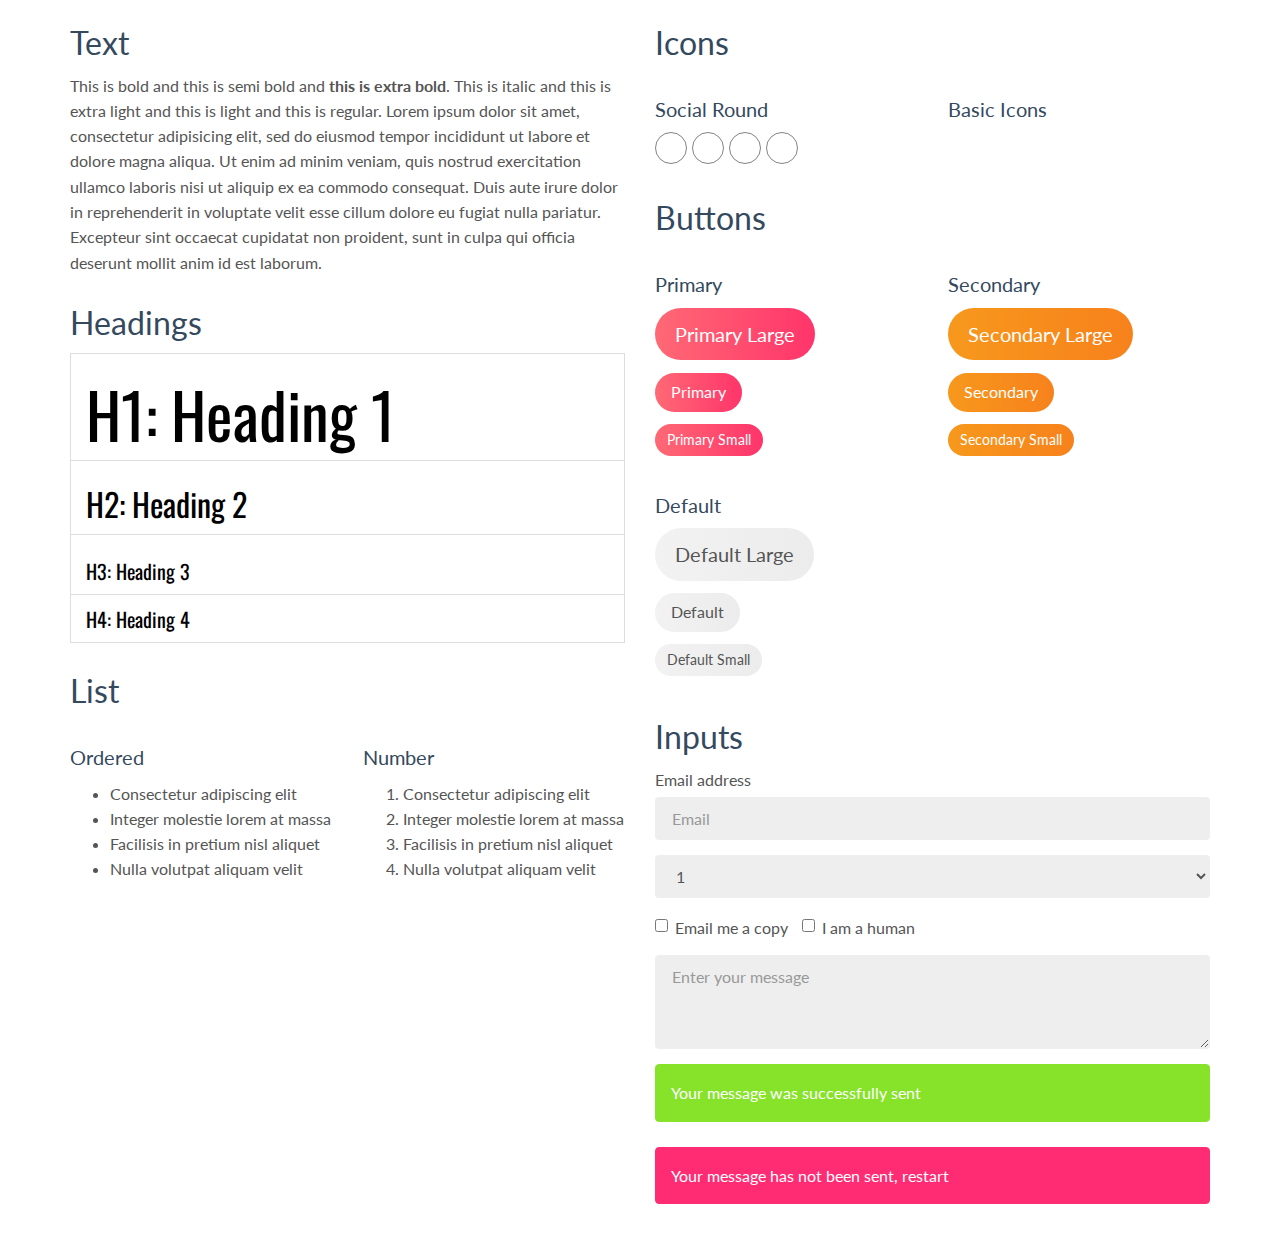
<file: components.html>
<!DOCTYPE html>
<html lang="en">

<head>
  <meta charset="UTF-8">
  <meta content="IE=edge" http-equiv="X-UA-Compatible">
  <meta content="width=device-width,initial-scale=1" name="viewport">
  <meta content="description" name="description">
  <meta name="google" content="notranslate" />
  <meta content="Mashup templates have been developped by Orson.io team" name="author">

  <!-- Disable tap highlight on IE -->
  <meta name="msapplication-tap-highlight" content="no">
  
  <link rel="apple-touch-icon" sizes="180x180" href="./assets/apple-icon-180x180.png">
  <link href="./assets/favicon.ico" rel="icon">

  <title>Title page</title>  

<link href="./main.d8e0d294.css" rel="stylesheet"></head>

<body class="white">


<!-- Add your site or app content here -->
  <div class="container">
    <div class="row">
      <div class="col-xs-12 col-md-6">

        <div class="template-example">
          <h2 class="template-title-example">Text</h2>
          <p>This is bold and this is semi bold and <b>this is extra bold</b>. This is italic and this is extra light and this is light
          and this is regular. Lorem ipsum dolor sit amet, consectetur adipisicing elit, sed do eiusmod
          tempor incididunt ut labore et dolore magna aliqua. Ut enim ad minim veniam,
          quis nostrud exercitation ullamco laboris nisi ut aliquip ex ea commodo
          consequat. Duis aute irure dolor in reprehenderit in voluptate velit esse
          cillum dolore eu fugiat nulla pariatur. Excepteur sint occaecat cupidatat non
          proident, sunt in culpa qui officia deserunt mollit anim id est laborum.
          </p>
        </div>

        <div class="template-example">
          <h2 class="template-title-example">Headings</h2>
          
          <table class="table table-bordered">
            <tr><td><h1>H1: Heading 1</h1></td></tr>
            <tr><td><h2>H2: Heading 2</h2></td></tr>
            <tr><td><h3>H3: Heading 3</h3></td></tr>
            <tr><td><h4>H4: Heading 4</h4></td></tr>
          </table>
          
        </div>

        
        <div class="template-example">
          <h2 class="template-title-example">List</h2>
          <div class="row">
            <div class="col-md-6">
              <h3 class="template-title-example">Ordered</h3>
              <ul>
                <li>Consectetur adipiscing elit</li>
                <li>Integer molestie lorem at massa</li>
                <li>Facilisis in pretium nisl aliquet</li>
                <li>Nulla volutpat aliquam velit</li>
              </ul>
            </div>
            <div class="col-md-6">
              <h3 class="template-title-example">Number</h3>
              <ol>
                <li>Consectetur adipiscing elit</li>
                <li>Integer molestie lorem at massa</li>
                <li>Facilisis in pretium nisl aliquet</li>
                <li>Nulla volutpat aliquam velit</li>
              </ol>
            </div>
          </div>
        </div>
        
      </div>

      <div class="col-xs-12 col-md-6">
        <div class="template-example">
          <h2 class="template-title-example">Icons</h2>
          
          <div class="row">
            <div class="col-md-6">
              <h3 class="template-title-example">Social Round</h2>
              <ul class="list-icons">
                <li>
                  <a href="" class="social-round-icon fa-icon">
                    <i class="fa fa-facebook"></i>
                  </a>
                </li>
                <li>
                  <a href="" class="social-round-icon fa-icon">
                    <i class="fa fa-twitter"></i>
                  </a>
                </li>
                <li>
                  <a href="" class="social-round-icon fa-icon">
                    <i class="fa fa-linkedin"></i>
                  </a>
                </li>
                <li>
                  <a href="" class="social-round-icon fa-icon">
                    <i class="fa fa-instagram"></i>
                  </a>
                </li>
              </ul>
            </div>
            <div class="col-md-6">
               <h3 class="template-title-example">Basic Icons</h2>
                <ul class="list-icons">
                  <li>
                    <span class="fa-icon">
                      <i class="fa fa-facebook"></i>
                    </span>
                  </li>
                  <li>
                    <span class="fa-icon">
                      <i class="fa fa-twitter"></i>
                    </span>
                  </li>
                  <li>
                    <span class="fa-icon">
                      <i class="fa fa-linkedin"></i>
                    </span>
                  </li>
                  <li>
                    <span class="fa-icon">
                      <i class="fa fa-instagram"></i>
                    </span>
                  </li>
                </ul>
            </div>

          </div>


          


        </div>

        <div class="template-example">
          <h2 class="template-title-example">Buttons</h2>
          <div class="row">
            <div class="col-md-6">
              <h3 class="template-title-example">Primary</h2>
              <div class="row">
                  <div class="col-md-6">
                  <p><a href="" class="btn btn-primary btn-lg">Primary Large</a></p>
                  <p><a href="" class="btn btn-primary">Primary </a></p>
                  <p><a href="" class="btn btn-primary btn-sm">Primary Small</a></p>
                </div>
              </div>

              <h3 class="template-title-example">Default</h2>
              <div class="row">
                  <div class="col-md-6">
                  <p><a href="" class="btn btn-default btn-lg">Default Large</a></p>
                  <p><a href="" class="btn btn-default">Default </a></p>
                  <p><a href="" class="btn btn-default btn-sm">Default Small</a></p>
                </div>
              </div>

            </div>

            <div class="col-md-6">
              <h3 class="template-title-example">Secondary</h2>
              <div class="row">
                  <div class="col-md-6">
                  <p><a href="" class="btn btn-info btn-lg">Secondary Large</a></p>
                  <p><a href="" class="btn btn-info">Secondary </a></p>
                  <p><a href="" class="btn btn-info btn-sm">Secondary Small</a></p>
                </div>
              </div>
            </div>
          </div>
        </div>
        
        <div class="template-example">
          <h2 class="template-title-example">Inputs</h2>

            <div class="form-group">
              <label for="exampleInputEmail1">Email address</label>
              <input type="email" class="form-control" id="exampleInputEmail1" placeholder="Email">
            </div>

            <div class="form-group">
              <select class="form-control">
                <option>1</option>
                <option>2</option>
                <option>3</option>
                <option>4</option>
                <option>5</option>
              </select>
            </div>

            <div class="form-group">
              <label class="checkbox-inline">
                <input 
                type="checkbox" id="inlineCheckbox1" value="option1"> Email me a copy
              </label>
              <label class="checkbox-inline">
                <input type="checkbox" id="inlineCheckbox2" value="option2"> I am a human
              </label>
            </div>

            <div class="form-group">
              <textarea class="form-control" rows="3" placeholder="Enter your message"></textarea>
            </div>
            
            <div class="alert alert-success" role="alert">Your message was successfully sent</div>
            <div class="alert alert-danger" role="alert">Your message has not been sent, restart</div>
        </div>




      </div>
    </div>
  </div>

<script type="text/javascript" src="./main.bc58148c.js"></script>
</file>
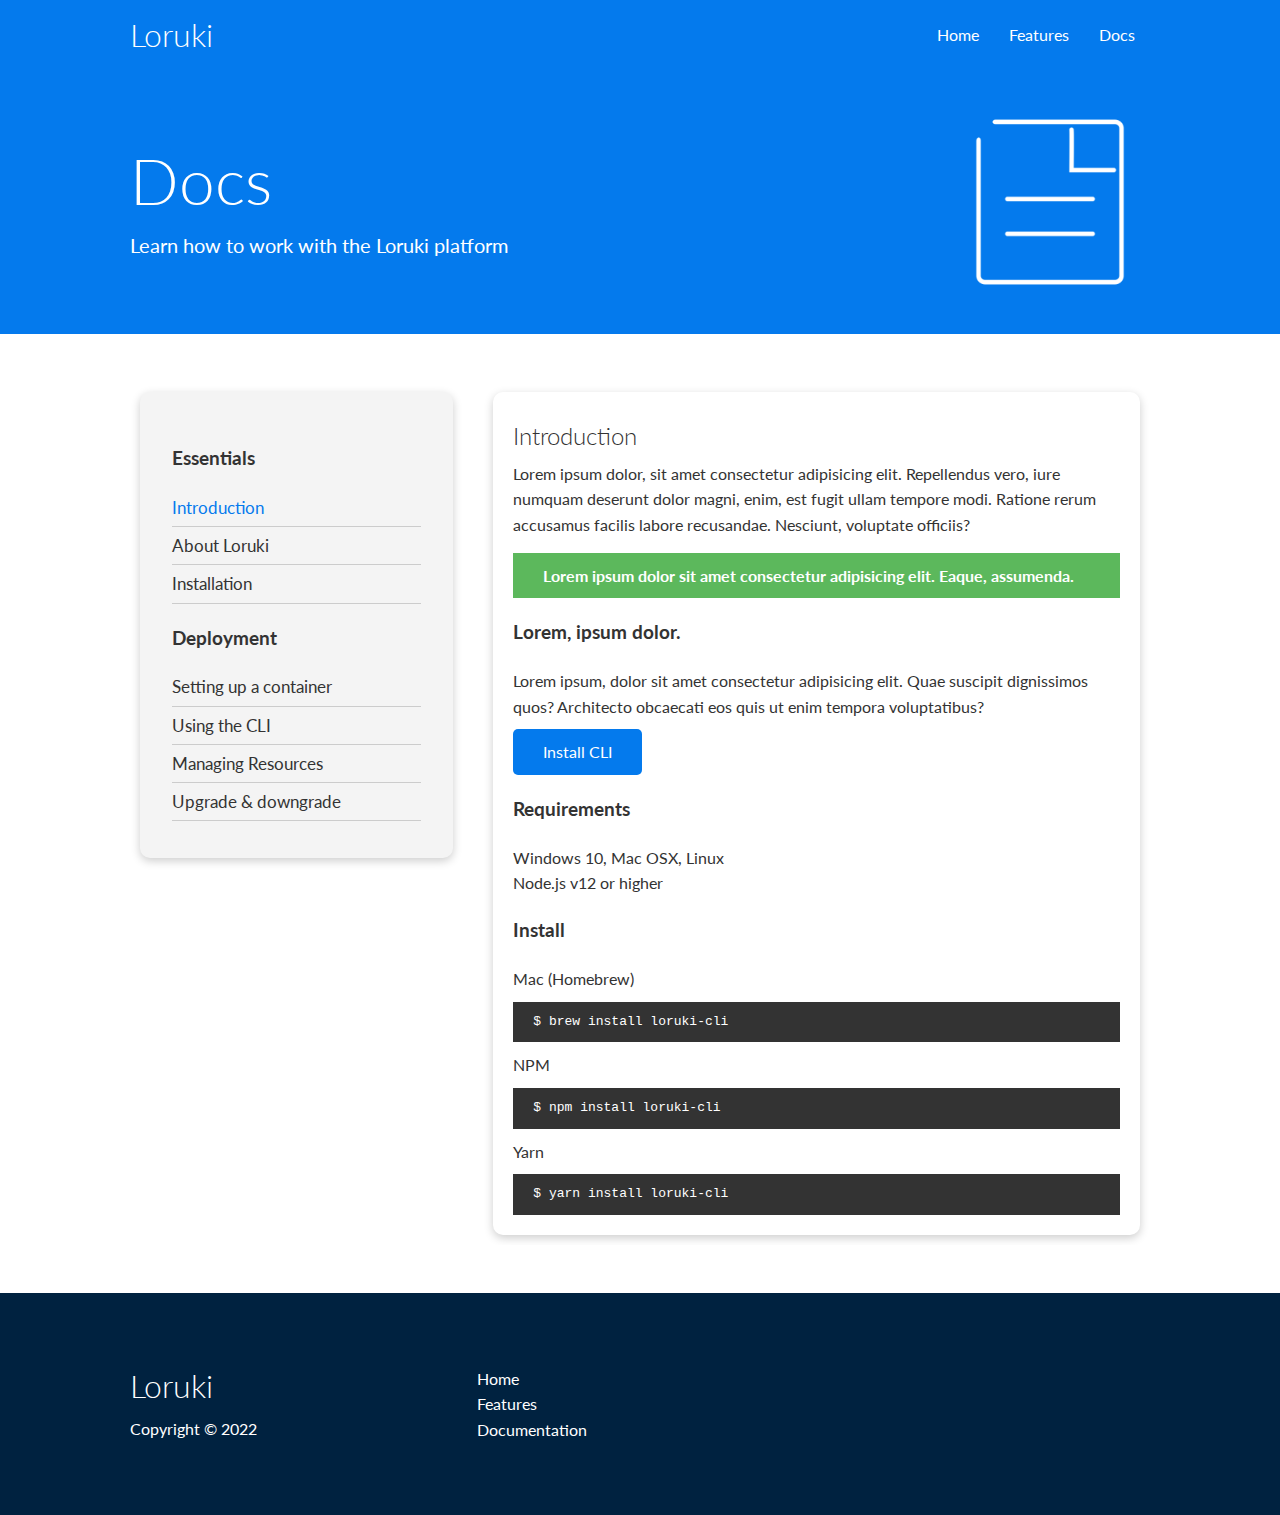
<file: docs.html>
<!DOCTYPE html>
<html lang="en">
  <head>
    <meta charset="UTF-8" />
    <meta http-equiv="X-UA-Compatible" content="IE=edge" />
    <meta name="viewport" content="width=device-width, initial-scale=1.0" />
    <link
      rel="stylesheet"
      href="https://cdnjs.cloudflare.com/ajax/libs/font-awesome/6.0.0-beta3/css/all.min.css"
      integrity="sha512-Fo3rlrZj/k7ujTnHg4CGR2D7kSs0v4LLanw2qksYuRlEzO+tcaEPQogQ0KaoGN26/zrn20ImR1DfuLWnOo7aBA=="
      crossorigin="anonymous"
      referrerpolicy="no-referrer"
    />
    <link rel="stylesheet" href="assets/css/style.css" />
    <link rel="stylesheet" href="assets/css/utilities.css" />
    <title>Loruki | Cloud Hosting For Everyone</title>
  </head>
  <body>
    <!-- Navbar -->
    <div class="navbar">
      <div class="container flex">
        <h1 class="logo">Loruki</h1>
        <nav>
          <ul>
            <li><a href="start.html">Home</a></li>
            <li><a href="features.html">Features</a></li>
            <li><a href="docs.html">Docs</a></li>
          </ul>
        </nav>
      </div>
    </div>

    <!-- Head -->
    <section class="docs-head bg-primary py-3">
      <div class="container grid">
        <div>
          <h1 class="xl">Docs</h1>
          <p class="lead">Learn how to work with the Loruki platform</p>
        </div>
        <img src="assets/images/docs.png" alt="" />
      </div>
    </section>

    <!-- Docs Main -->
    <section class="docs-main my-4">
      <div class="container grid">
        <div class="card bg-light p-3">
          <h3 class="my-2">Essentials</h3>
          <nav>
            <ul>
              <li><a class="text-primary" href="#">Introduction</a></li>
              <li><a href="#">About Loruki</a></li>
              <li><a href="#">Installation</a></li>
            </ul>
          </nav>

          <h3 class="my-2">Deployment</h3>
          <nav>
            <ul>
              <li><a href="#">Setting up a container</a></li>
              <li><a href="#">Using the CLI</a></li>
              <li><a href="#">Managing Resources</a></li>
              <li><a href="#">Upgrade & downgrade</a></li>
            </ul>
          </nav>
        </div>
        <div class="card">
          <h2>Introduction</h2>
          <p>
            Lorem ipsum dolor, sit amet consectetur adipisicing elit.
            Repellendus vero, iure numquam deserunt dolor magni, enim, est fugit
            ullam tempore modi. Ratione rerum accusamus facilis labore
            recusandae. Nesciunt, voluptate officiis?
          </p>
          <div class="alert alert-success">
            <i class="fas fa-info"></i> Lorem ipsum dolor sit amet consectetur
            adipisicing elit. Eaque, assumenda.
          </div>
          <h3>Lorem, ipsum dolor.</h3>
          <p>
            Lorem ipsum, dolor sit amet consectetur adipisicing elit. Quae
            suscipit dignissimos quos? Architecto obcaecati eos quis ut enim
            tempora voluptatibus?
          </p>
          <a href="#" class="btn btn-primary">Install CLI</a>
          <h3>Requirements</h3>
          <ul>
            <li>Windows 10, Mac OSX, Linux</li>
            <li>Node.js v12 or higher</li>
          </ul>
          <h3>Install</h3>
          <p>Mac (Homebrew)</p>
          <pre><code>$ brew install loruki-cli</code></pre>
          <p>NPM</p>
          <pre><code>$ npm install loruki-cli</code></pre>
          <p>Yarn</p>
          <pre><code>$ yarn install loruki-cli</code></pre>
        </div>
      </div>
    </section>

    <!-- Footer -->
    <footer class="footer bg-dark py-5">
      <div class="container grid grid-3">
        <div>
          <h1>Loruki</h1>
          <p>Copyright &copy; 2022</p>
        </div>
        <nav>
          <ul>
            <li><a href="start.html">Home</a></li>
            <li><a href="features.html">Features</a></li>
            <li><a href="docs.html">Documentation</a></li>
          </ul>
        </nav>
        <div class="social">
          <a href="#"><i class="fab fa-github fa-2x"></i></a>
          <a href="#"><i class="fab fa-facebook fa-2x"></i></a>
          <a href="#"><i class="fab fa-instagram fa-2x"></i></a>
          <a href="#"><i class="fab fa-twitter fa-2x"></i></a>
        </div>
      </div>
    </footer>
  </body>
</html>
</file>
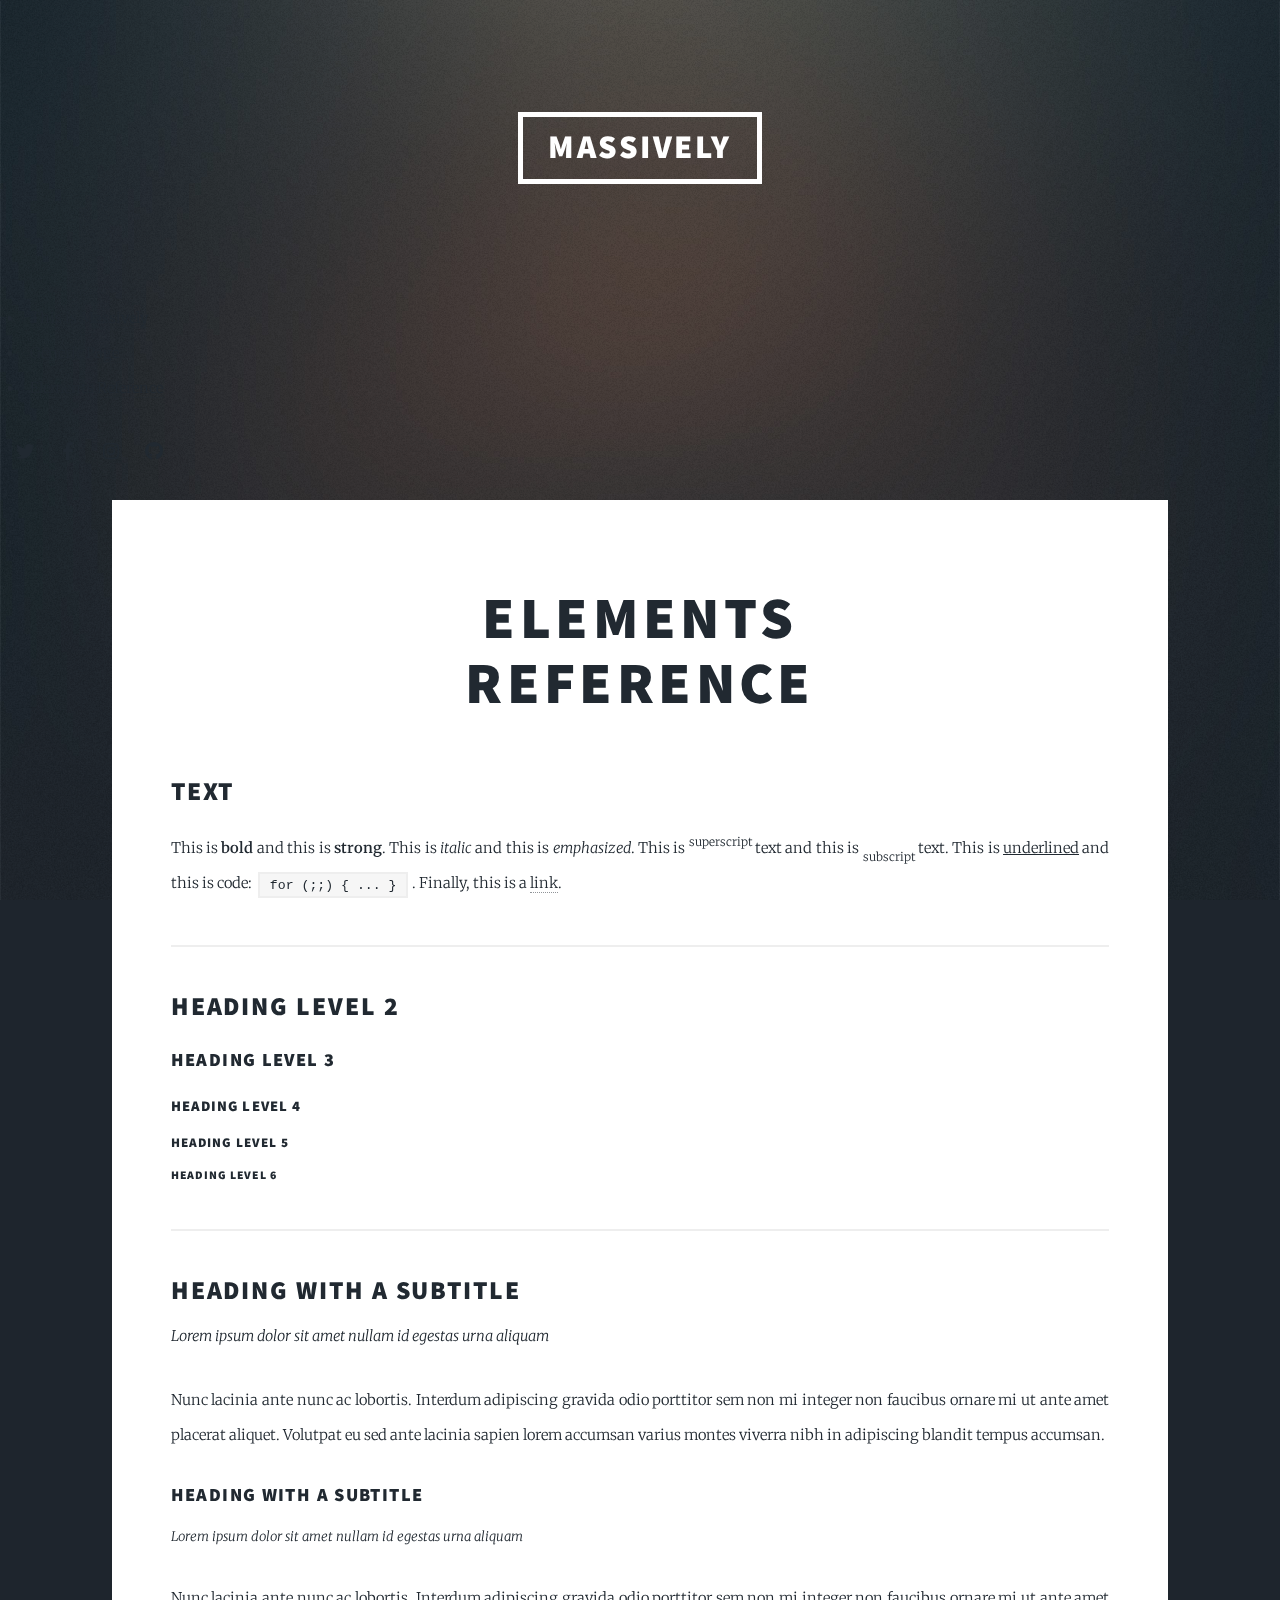
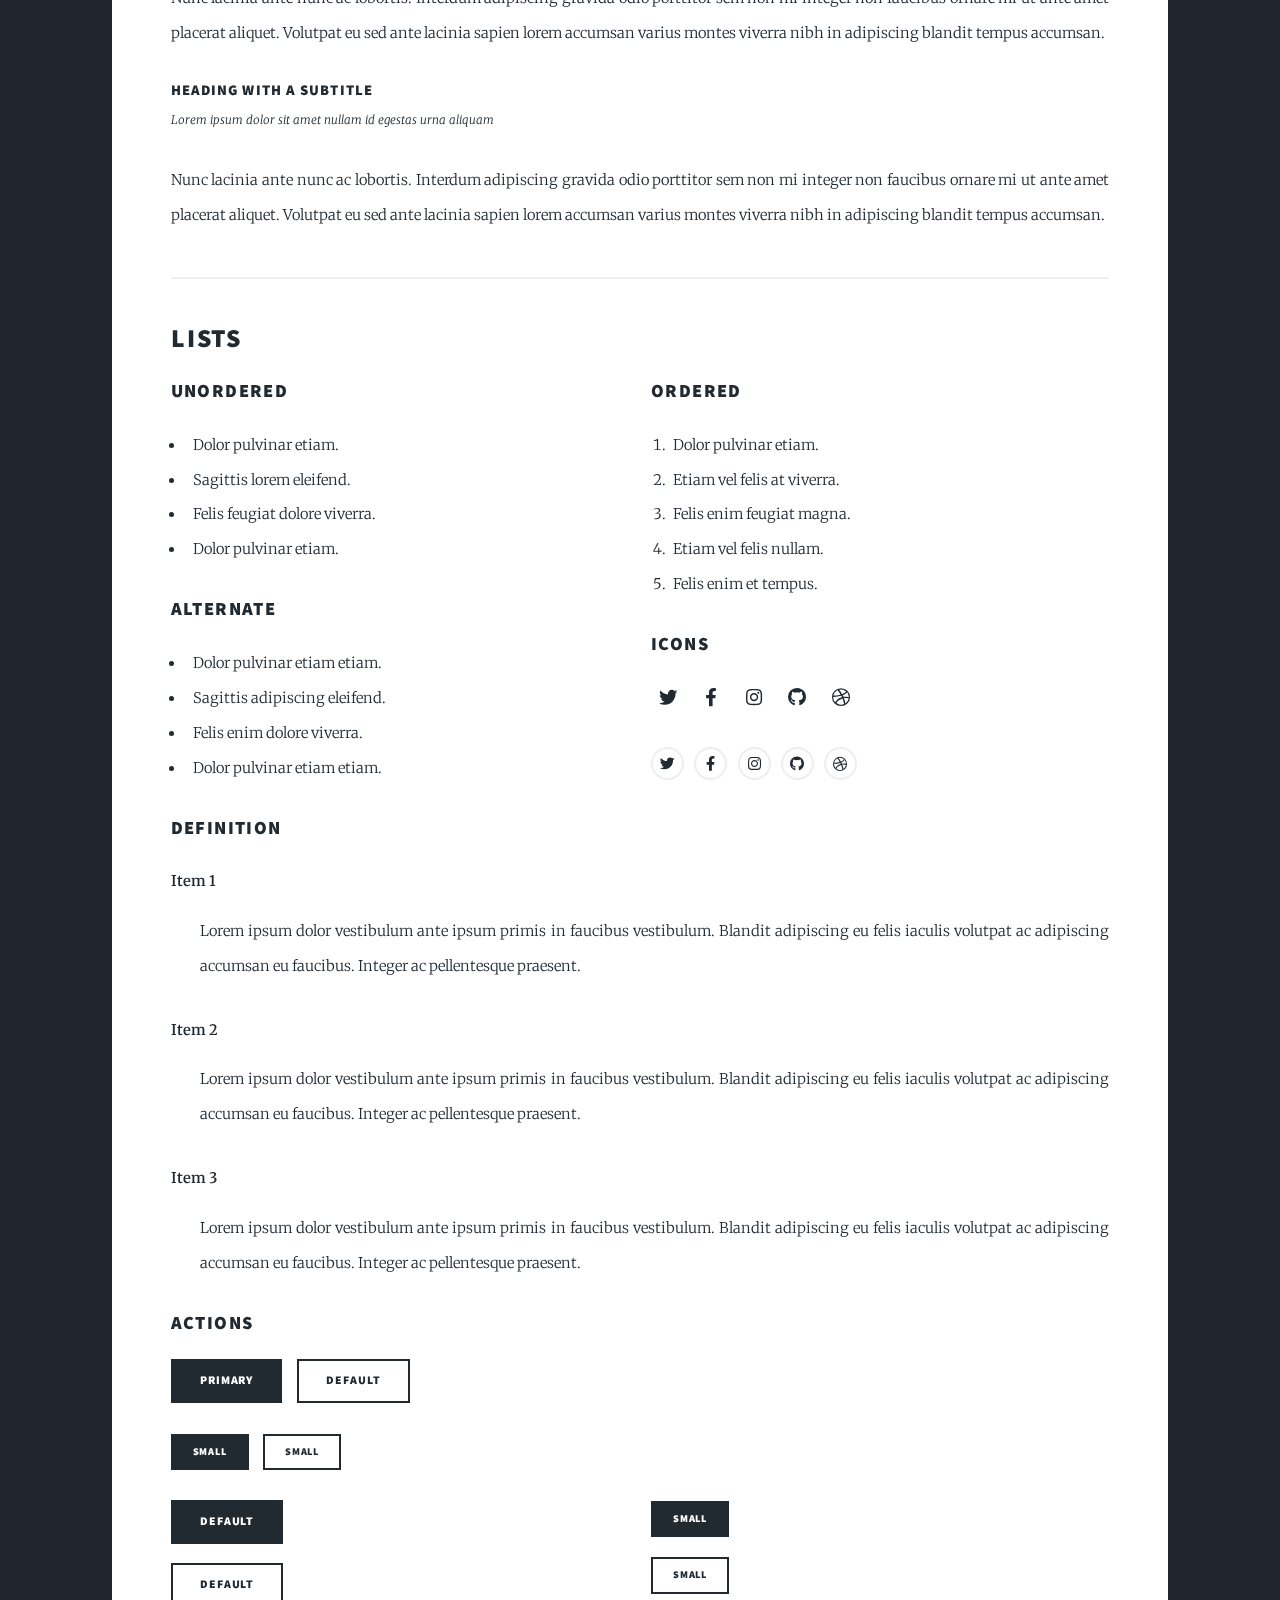
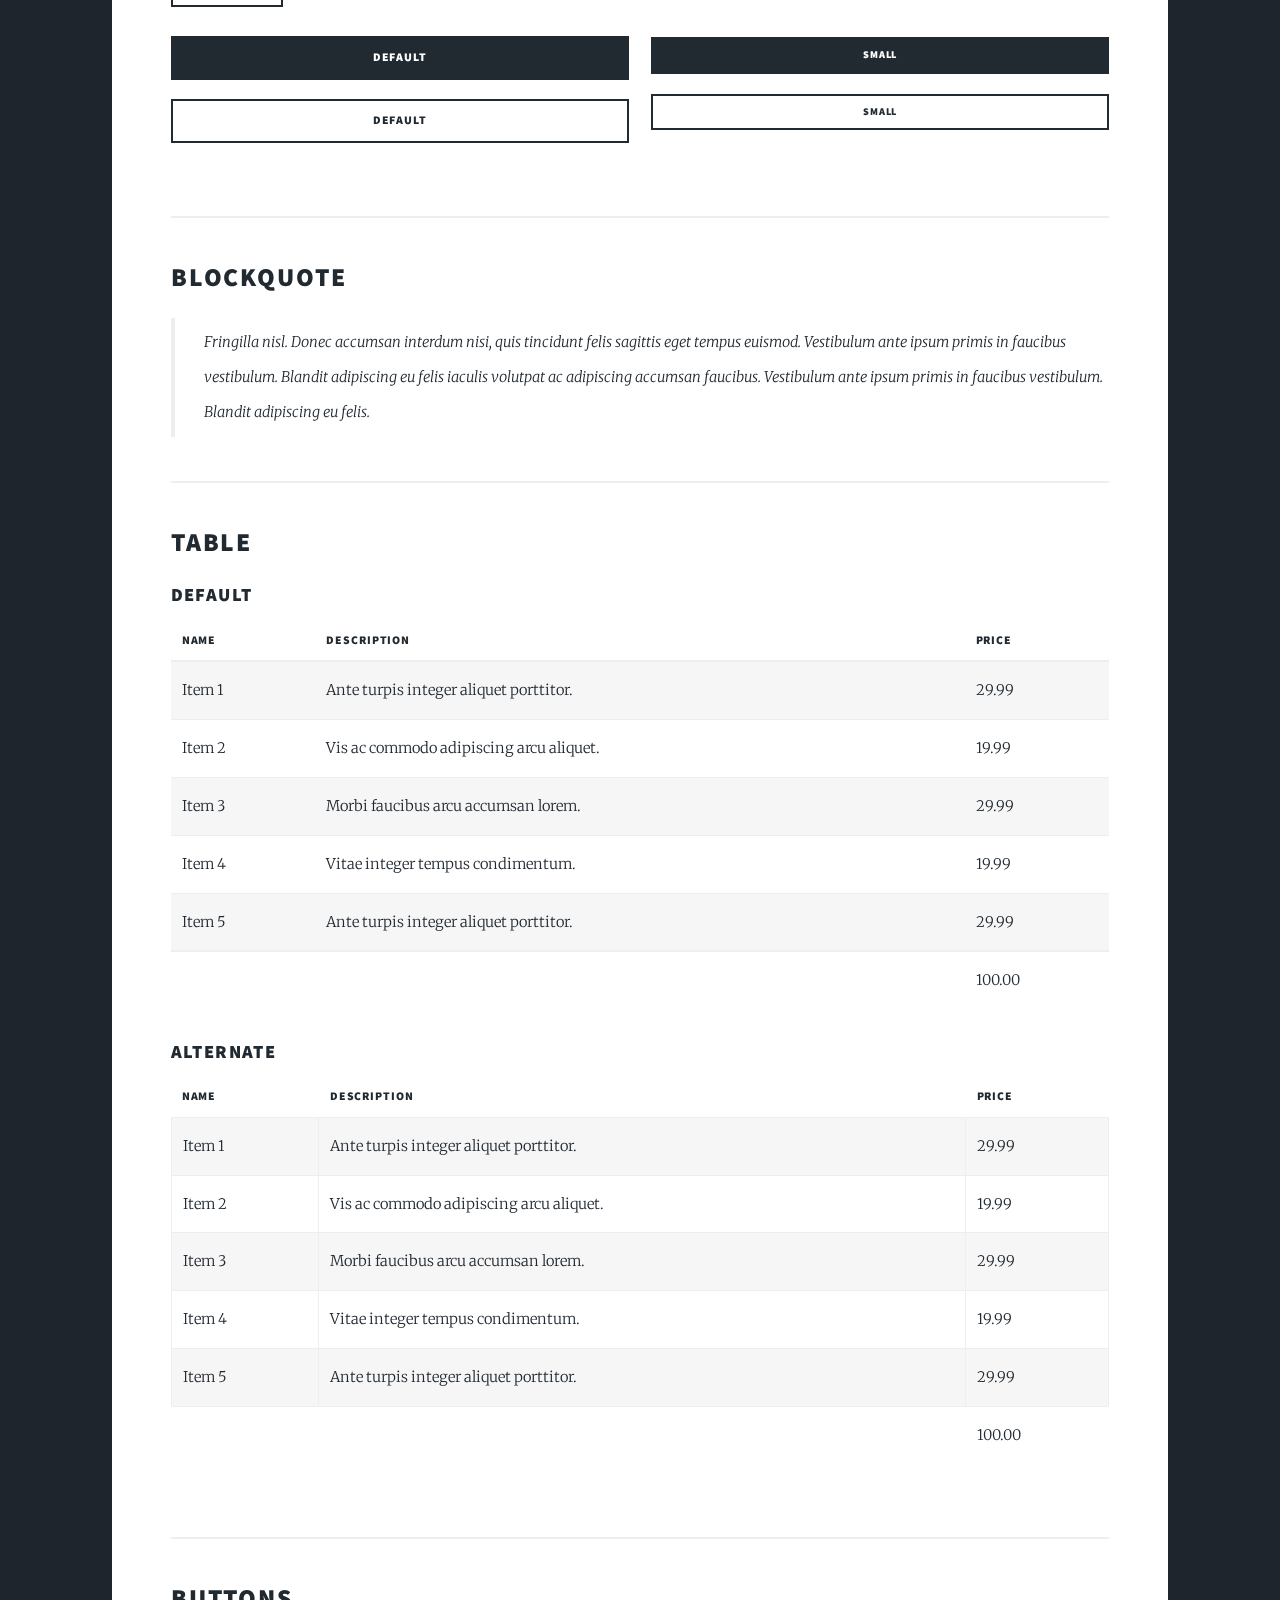
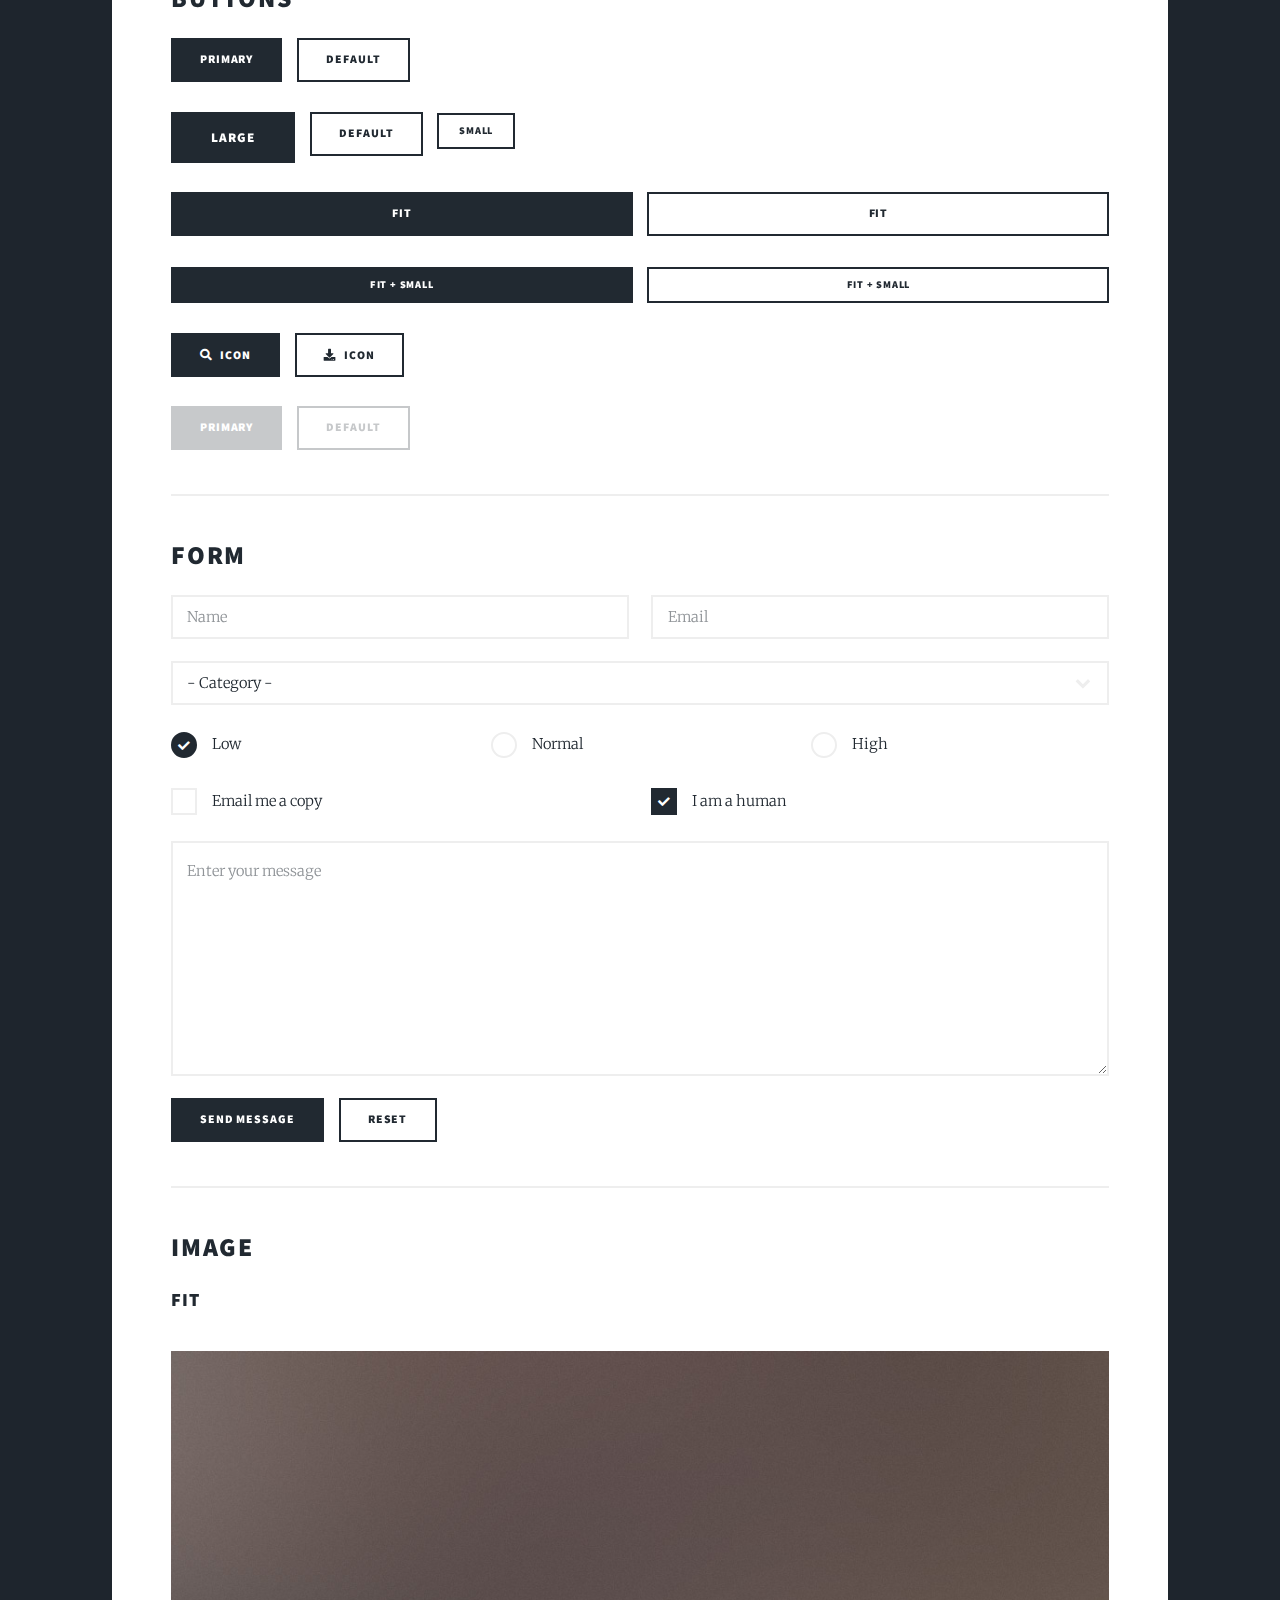
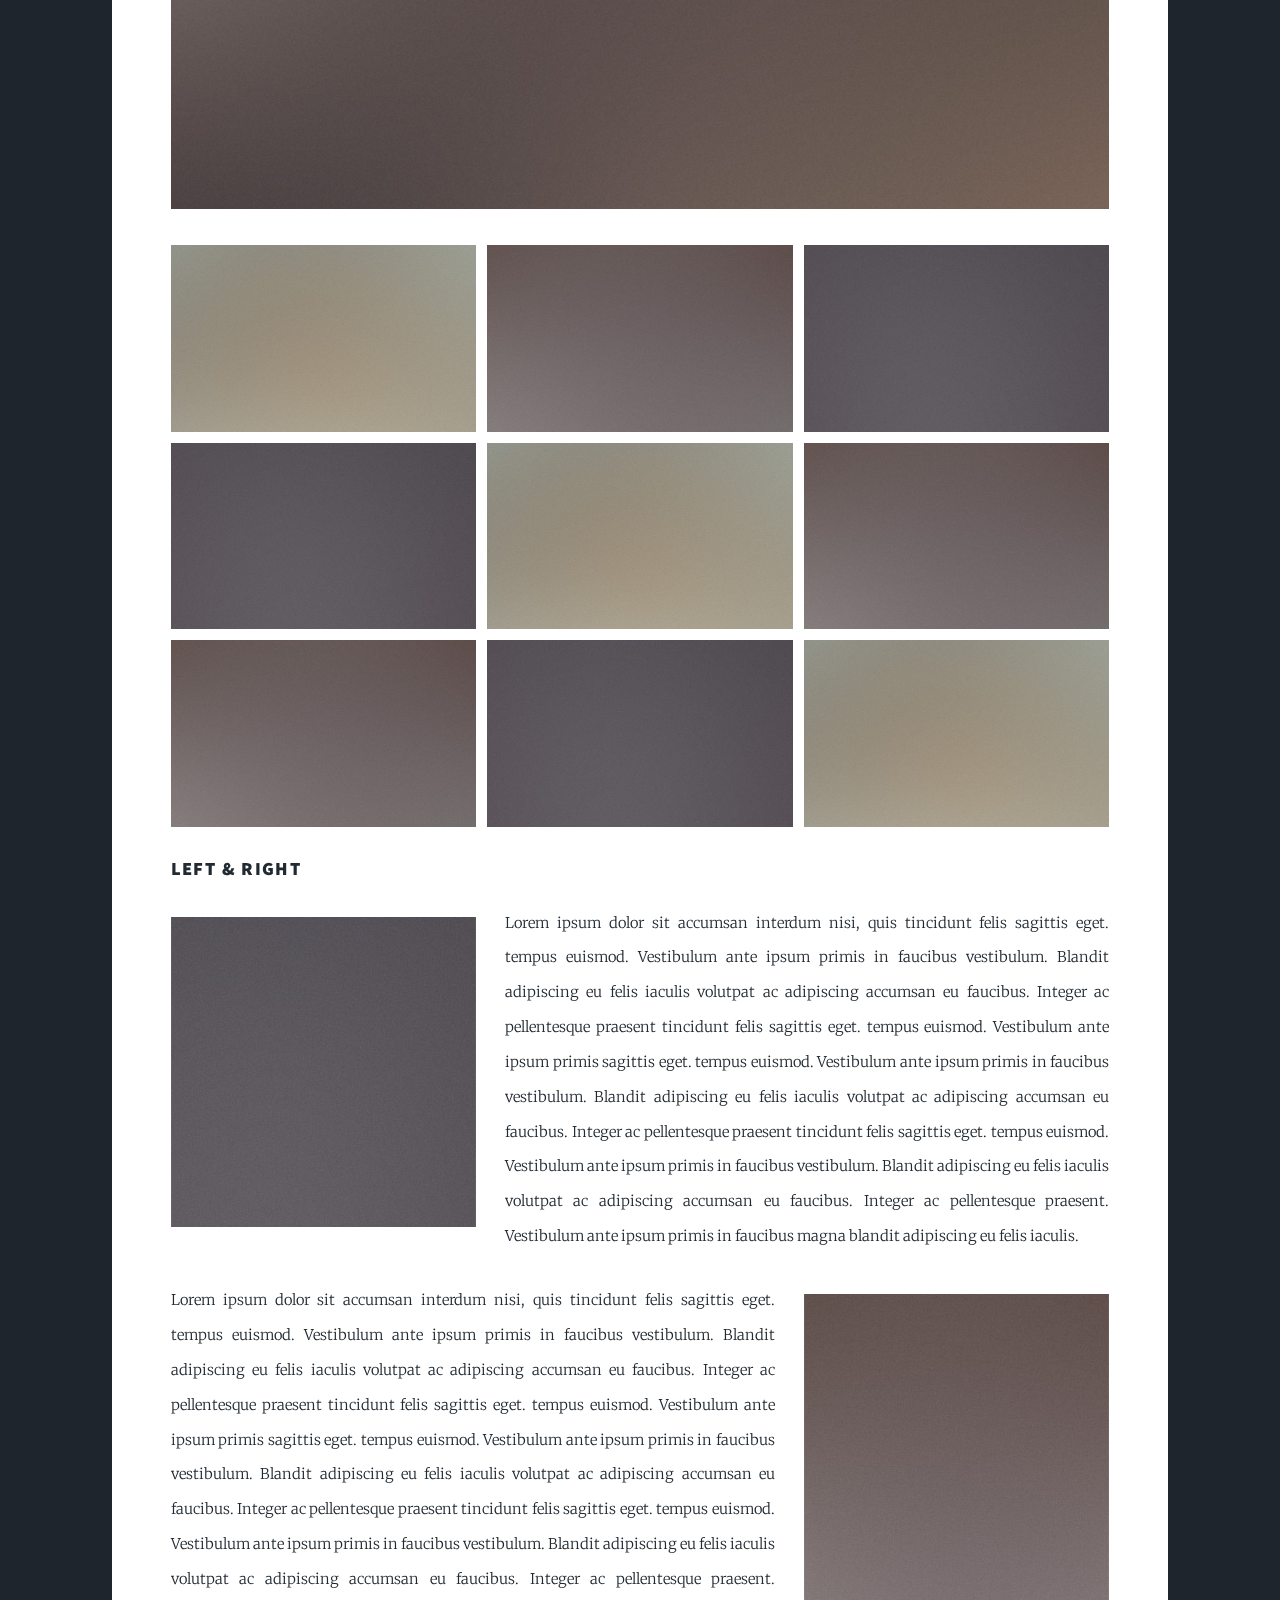
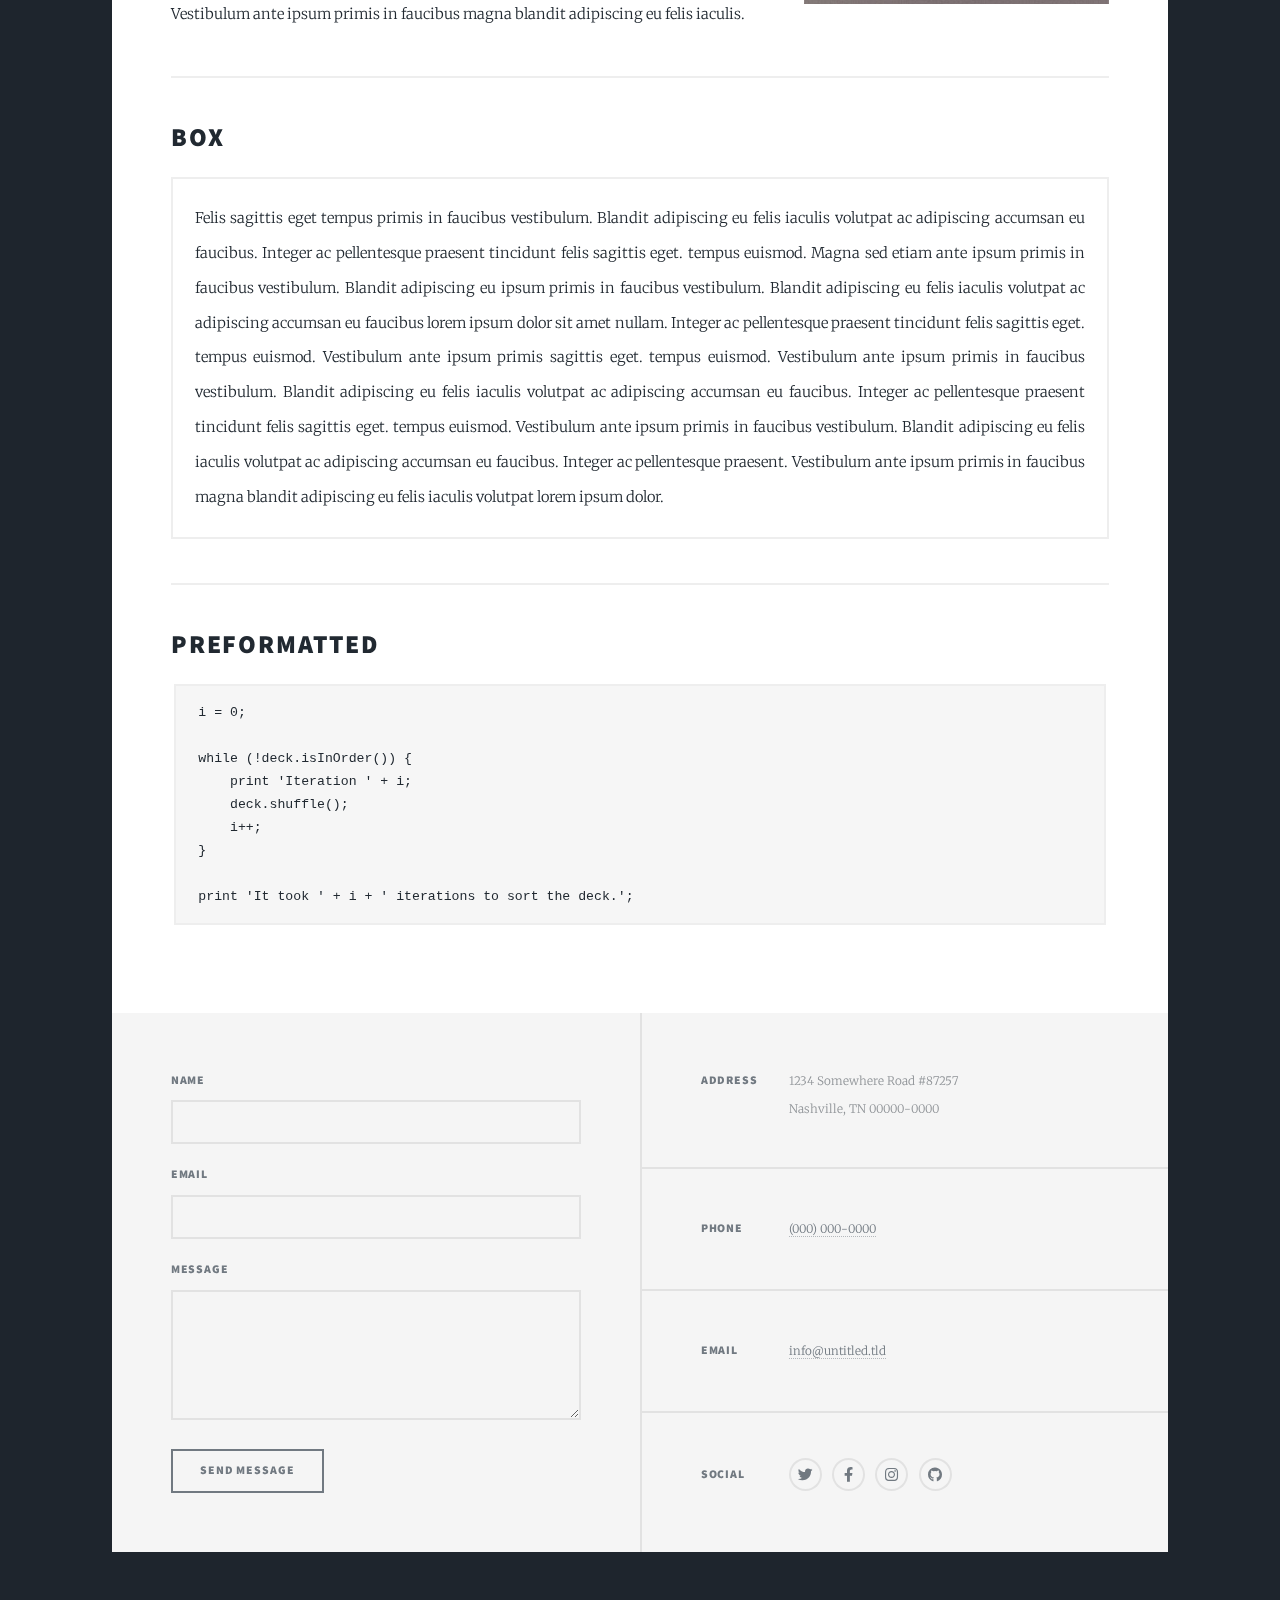
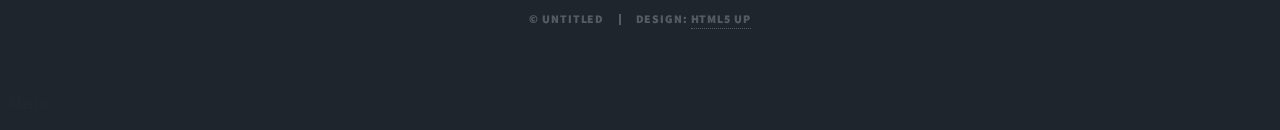
<file: elements.html>
<!DOCTYPE HTML>
<!--
	Massively by HTML5 UP
	html5up.net | @ajlkn
	Free for personal and commercial use under the CCA 3.0 license (html5up.net/license)
-->
<html>
	<head>
		<title>Elements Reference - Massively by HTML5 UP</title>
		<meta charset="utf-8" />
		<meta name="viewport" content="width=device-width, initial-scale=1, user-scalable=no" />
		<link rel="stylesheet" href="assets/css/main.css" />
		<noscript><link rel="stylesheet" href="assets/css/noscript.css" /></noscript>
	</head>
	<body class="is-preload">

		<!-- Wrapper -->
			<div id="wrapper">

				<!-- Header -->
					<header id="header">
						<a href="index.html" class="logo">Massively</a>
					</header>

				<!-- Nav -->
					<nav id="nav">
						<ul class="links">
							<li><a href="index.html">This is Massively</a></li>
							<li><a href="generic.html">Generic Page</a></li>
							<li class="active"><a href="elements.html">Elements Reference</a></li>
						</ul>
						<ul class="icons">
							<li><a href="#" class="icon brands fa-twitter"><span class="label">Twitter</span></a></li>
							<li><a href="#" class="icon brands fa-facebook-f"><span class="label">Facebook</span></a></li>
							<li><a href="#" class="icon brands fa-instagram"><span class="label">Instagram</span></a></li>
							<li><a href="#" class="icon brands fa-github"><span class="label">GitHub</span></a></li>
						</ul>
					</nav>

				<!-- Main -->
					<div id="main">

						<!-- Post -->
							<section class="post">
								<header class="major">
									<h1>Elements<br />
									Reference</h1>
								</header>

								<!-- Text stuff -->
									<h2>Text</h2>
									<p>This is <b>bold</b> and this is <strong>strong</strong>. This is <i>italic</i> and this is <em>emphasized</em>.
									This is <sup>superscript</sup> text and this is <sub>subscript</sub> text.
									This is <u>underlined</u> and this is code: <code>for (;;) { ... }</code>.
									Finally, this is a <a href="#">link</a>.</p>
									<hr />
									<h2>Heading Level 2</h2>
									<h3>Heading Level 3</h3>
									<h4>Heading Level 4</h4>
									<h5>Heading Level 5</h5>
									<h6>Heading Level 6</h6>
									<hr />
									<header>
										<h2>Heading with a Subtitle</h2>
										<p>Lorem ipsum dolor sit amet nullam id egestas urna aliquam</p>
									</header>
									<p>Nunc lacinia ante nunc ac lobortis. Interdum adipiscing gravida odio porttitor sem non mi integer non faucibus ornare mi ut ante amet placerat aliquet. Volutpat eu sed ante lacinia sapien lorem accumsan varius montes viverra nibh in adipiscing blandit tempus accumsan.</p>
									<header>
										<h3>Heading with a Subtitle</h3>
										<p>Lorem ipsum dolor sit amet nullam id egestas urna aliquam</p>
									</header>
									<p>Nunc lacinia ante nunc ac lobortis. Interdum adipiscing gravida odio porttitor sem non mi integer non faucibus ornare mi ut ante amet placerat aliquet. Volutpat eu sed ante lacinia sapien lorem accumsan varius montes viverra nibh in adipiscing blandit tempus accumsan.</p>
									<header>
										<h4>Heading with a Subtitle</h4>
										<p>Lorem ipsum dolor sit amet nullam id egestas urna aliquam</p>
									</header>
									<p>Nunc lacinia ante nunc ac lobortis. Interdum adipiscing gravida odio porttitor sem non mi integer non faucibus ornare mi ut ante amet placerat aliquet. Volutpat eu sed ante lacinia sapien lorem accumsan varius montes viverra nibh in adipiscing blandit tempus accumsan.</p>

									<hr />

								<!-- Lists -->
									<h2>Lists</h2>
									<div class="row">
										<div class="col-6 col-12-small">

											<h3>Unordered</h3>
											<ul>
												<li>Dolor pulvinar etiam.</li>
												<li>Sagittis lorem eleifend.</li>
												<li>Felis feugiat dolore viverra.</li>
												<li>Dolor pulvinar etiam.</li>
											</ul>

											<h3>Alternate</h3>
											<ul class="alt">
												<li>Dolor pulvinar etiam etiam.</li>
												<li>Sagittis adipiscing eleifend.</li>
												<li>Felis enim dolore viverra.</li>
												<li>Dolor pulvinar etiam etiam.</li>
											</ul>

										</div>
										<div class="col-6 col-12-small">

											<h3>Ordered</h3>
											<ol>
												<li>Dolor pulvinar etiam.</li>
												<li>Etiam vel felis at viverra.</li>
												<li>Felis enim feugiat magna.</li>
												<li>Etiam vel felis nullam.</li>
												<li>Felis enim et tempus.</li>
											</ol>

											<h3>Icons</h3>
											<ul class="icons">
												<li><a href="#" class="icon brands fa-twitter"><span class="label">Twitter</span></a></li>
												<li><a href="#" class="icon brands fa-facebook-f"><span class="label">Facebook</span></a></li>
												<li><a href="#" class="icon brands fa-instagram"><span class="label">Instagram</span></a></li>
												<li><a href="#" class="icon brands fa-github"><span class="label">Github</span></a></li>
												<li><a href="#" class="icon brands fa-dribbble"><span class="label">Dribbble</span></a></li>
											</ul>
											<ul class="icons alt">
												<li><a href="#" class="icon brands alt fa-twitter"><span class="label">Twitter</span></a></li>
												<li><a href="#" class="icon brands alt fa-facebook-f"><span class="label">Facebook</span></a></li>
												<li><a href="#" class="icon brands alt fa-instagram"><span class="label">Instagram</span></a></li>
												<li><a href="#" class="icon brands alt fa-github"><span class="label">Github</span></a></li>
												<li><a href="#" class="icon brands alt fa-dribbble"><span class="label">Dribbble</span></a></li>
											</ul>

										</div>
									</div>
									<h3>Definition</h3>
									<dl>
										<dt>Item 1</dt>
										<dd>
											<p>Lorem ipsum dolor vestibulum ante ipsum primis in faucibus vestibulum. Blandit adipiscing eu felis iaculis volutpat ac adipiscing accumsan eu faucibus. Integer ac pellentesque praesent.</p>
										</dd>
										<dt>Item 2</dt>
										<dd>
											<p>Lorem ipsum dolor vestibulum ante ipsum primis in faucibus vestibulum. Blandit adipiscing eu felis iaculis volutpat ac adipiscing accumsan eu faucibus. Integer ac pellentesque praesent.</p>
										</dd>
										<dt>Item 3</dt>
										<dd>
											<p>Lorem ipsum dolor vestibulum ante ipsum primis in faucibus vestibulum. Blandit adipiscing eu felis iaculis volutpat ac adipiscing accumsan eu faucibus. Integer ac pellentesque praesent.</p>
										</dd>
									</dl>

									<h3>Actions</h3>
									<ul class="actions">
										<li><a href="#" class="button primary">Primary</a></li>
										<li><a href="#" class="button">Default</a></li>
									</ul>
									<ul class="actions small">
										<li><a href="#" class="button primary small">Small</a></li>
										<li><a href="#" class="button small">Small</a></li>
									</ul>
									<div class="row">
										<div class="col-6 col-12-small">
											<ul class="actions stacked">
												<li><a href="#" class="button primary">Default</a></li>
												<li><a href="#" class="button">Default</a></li>
											</ul>
										</div>
										<div class="col-6 col-12-small">
											<ul class="actions stacked">
												<li><a href="#" class="button primary small">Small</a></li>
												<li><a href="#" class="button small">Small</a></li>
											</ul>
										</div>
									</div>
									<div class="row">
										<div class="col-6 col-12-small">
											<ul class="actions stacked">
												<li><a href="#" class="button primary fit">Default</a></li>
												<li><a href="#" class="button fit">Default</a></li>
											</ul>
										</div>
										<div class="col-6 col-12-small">
											<ul class="actions stacked">
												<li><a href="#" class="button primary small fit">Small</a></li>
												<li><a href="#" class="button small fit">Small</a></li>
											</ul>
										</div>
									</div>

									<hr />

								<!-- Blockquote -->
									<h2>Blockquote</h2>
									<blockquote>Fringilla nisl. Donec accumsan interdum nisi, quis tincidunt felis sagittis eget tempus euismod. Vestibulum ante ipsum primis in faucibus vestibulum. Blandit adipiscing eu felis iaculis volutpat ac adipiscing accumsan faucibus. Vestibulum ante ipsum primis in faucibus vestibulum. Blandit adipiscing eu felis.</blockquote>

									<hr />

								<!-- Table -->
									<h2>Table</h2>

									<h3>Default</h3>
									<div class="table-wrapper">
										<table>
											<thead>
												<tr>
													<th>Name</th>
													<th>Description</th>
													<th>Price</th>
												</tr>
											</thead>
											<tbody>
												<tr>
													<td>Item 1</td>
													<td>Ante turpis integer aliquet porttitor.</td>
													<td>29.99</td>
												</tr>
												<tr>
													<td>Item 2</td>
													<td>Vis ac commodo adipiscing arcu aliquet.</td>
													<td>19.99</td>
												</tr>
												<tr>
													<td>Item 3</td>
													<td> Morbi faucibus arcu accumsan lorem.</td>
													<td>29.99</td>
												</tr>
												<tr>
													<td>Item 4</td>
													<td>Vitae integer tempus condimentum.</td>
													<td>19.99</td>
												</tr>
												<tr>
													<td>Item 5</td>
													<td>Ante turpis integer aliquet porttitor.</td>
													<td>29.99</td>
												</tr>
											</tbody>
											<tfoot>
												<tr>
													<td colspan="2"></td>
													<td>100.00</td>
												</tr>
											</tfoot>
										</table>
									</div>

									<h3>Alternate</h3>
									<div class="table-wrapper">
										<table class="alt">
											<thead>
												<tr>
													<th>Name</th>
													<th>Description</th>
													<th>Price</th>
												</tr>
											</thead>
											<tbody>
												<tr>
													<td>Item 1</td>
													<td>Ante turpis integer aliquet porttitor.</td>
													<td>29.99</td>
												</tr>
												<tr>
													<td>Item 2</td>
													<td>Vis ac commodo adipiscing arcu aliquet.</td>
													<td>19.99</td>
												</tr>
												<tr>
													<td>Item 3</td>
													<td> Morbi faucibus arcu accumsan lorem.</td>
													<td>29.99</td>
												</tr>
												<tr>
													<td>Item 4</td>
													<td>Vitae integer tempus condimentum.</td>
													<td>19.99</td>
												</tr>
												<tr>
													<td>Item 5</td>
													<td>Ante turpis integer aliquet porttitor.</td>
													<td>29.99</td>
												</tr>
											</tbody>
											<tfoot>
												<tr>
													<td colspan="2"></td>
													<td>100.00</td>
												</tr>
											</tfoot>
										</table>
									</div>

									<hr />

								<!-- Buttons -->
									<h2>Buttons</h2>
									<ul class="actions">
										<li><a href="#" class="button primary">Primary</a></li>
										<li><a href="#" class="button">Default</a></li>
									</ul>
									<ul class="actions">
										<li><a href="#" class="button primary large">Large</a></li>
										<li><a href="#" class="button">Default</a></li>
										<li><a href="#" class="button small">Small</a></li>
									</ul>
									<ul class="actions fit">
										<li><a href="#" class="button primary fit">Fit</a></li>
										<li><a href="#" class="button fit">Fit</a></li>
									</ul>
									<ul class="actions fit small">
										<li><a href="#" class="button primary fit small">Fit + Small</a></li>
										<li><a href="#" class="button fit small">Fit + Small</a></li>
									</ul>
									<ul class="actions">
										<li><a href="#" class="button primary icon solid fa-search">Icon</a></li>
										<li><a href="#" class="button icon solid fa-download">Icon</a></li>
									</ul>
									<ul class="actions">
										<li><span class="button primary disabled">Primary</span></li>
										<li><span class="button disabled">Default</span></li>
									</ul>

									<hr />

								<!-- Form -->
									<h2>Form</h2>

									<form method="post" action="#">
										<div class="row gtr-uniform">
											<div class="col-6 col-12-xsmall">
												<input type="text" name="demo-name" id="demo-name" value="" placeholder="Name" />
											</div>
											<div class="col-6 col-12-xsmall">
												<input type="email" name="demo-email" id="demo-email" value="" placeholder="Email" />
											</div>
											<!-- Break -->
											<div class="col-12">
												<select name="demo-category" id="demo-category">
													<option value="">- Category -</option>
													<option value="1">Manufacturing</option>
													<option value="1">Shipping</option>
													<option value="1">Administration</option>
													<option value="1">Human Resources</option>
												</select>
											</div>
											<!-- Break -->
											<div class="col-4 col-12-small">
												<input type="radio" id="demo-priority-low" name="demo-priority" checked>
												<label for="demo-priority-low">Low</label>
											</div>
											<div class="col-4 col-12-small">
												<input type="radio" id="demo-priority-normal" name="demo-priority">
												<label for="demo-priority-normal">Normal</label>
											</div>
											<div class="col-4 col-12-small">
												<input type="radio" id="demo-priority-high" name="demo-priority">
												<label for="demo-priority-high">High</label>
											</div>
											<!-- Break -->
											<div class="col-6 col-12-small">
												<input type="checkbox" id="demo-copy" name="demo-copy">
												<label for="demo-copy">Email me a copy</label>
											</div>
											<div class="col-6 col-12-small">
												<input type="checkbox" id="demo-human" name="demo-human" checked>
												<label for="demo-human">I am a human</label>
											</div>
											<!-- Break -->
											<div class="col-12">
												<textarea name="demo-message" id="demo-message" placeholder="Enter your message" rows="6"></textarea>
											</div>
											<!-- Break -->
											<div class="col-12">
												<ul class="actions">
													<li><input type="submit" value="Send Message" class="primary" /></li>
													<li><input type="reset" value="Reset" /></li>
												</ul>
											</div>
										</div>
									</form>

									<hr />

								<!-- Image -->
									<h2>Image</h2>

									<h3>Fit</h3>
									<span class="image fit"><img src="images/pic01.jpg" alt="" /></span>
									<div class="box alt">
										<div class="row gtr-50 gtr-uniform">
											<div class="col-4"><span class="image fit"><img src="images/pic02.jpg" alt="" /></span></div>
											<div class="col-4"><span class="image fit"><img src="images/pic03.jpg" alt="" /></span></div>
											<div class="col-4"><span class="image fit"><img src="images/pic04.jpg" alt="" /></span></div>
											<!-- Break -->
											<div class="col-4"><span class="image fit"><img src="images/pic04.jpg" alt="" /></span></div>
											<div class="col-4"><span class="image fit"><img src="images/pic02.jpg" alt="" /></span></div>
											<div class="col-4"><span class="image fit"><img src="images/pic03.jpg" alt="" /></span></div>
											<!-- Break -->
											<div class="col-4"><span class="image fit"><img src="images/pic03.jpg" alt="" /></span></div>
											<div class="col-4"><span class="image fit"><img src="images/pic04.jpg" alt="" /></span></div>
											<div class="col-4"><span class="image fit"><img src="images/pic02.jpg" alt="" /></span></div>
										</div>
									</div>

									<h3>Left &amp; Right</h3>
									<p><span class="image left"><img src="images/pic08.jpg" alt="" /></span>Lorem ipsum dolor sit accumsan interdum nisi, quis tincidunt felis sagittis eget. tempus euismod. Vestibulum ante ipsum primis in faucibus vestibulum. Blandit adipiscing eu felis iaculis volutpat ac adipiscing accumsan eu faucibus. Integer ac pellentesque praesent tincidunt felis sagittis eget. tempus euismod. Vestibulum ante ipsum primis sagittis eget. tempus euismod. Vestibulum ante ipsum primis in faucibus vestibulum. Blandit adipiscing eu felis iaculis volutpat ac adipiscing accumsan eu faucibus. Integer ac pellentesque praesent tincidunt felis sagittis eget. tempus euismod. Vestibulum ante ipsum primis in faucibus vestibulum. Blandit adipiscing eu felis iaculis volutpat ac adipiscing accumsan eu faucibus. Integer ac pellentesque praesent. Vestibulum ante ipsum primis in faucibus magna blandit adipiscing eu felis iaculis.</p>
									<p><span class="image right"><img src="images/pic09.jpg" alt="" /></span>Lorem ipsum dolor sit accumsan interdum nisi, quis tincidunt felis sagittis eget. tempus euismod. Vestibulum ante ipsum primis in faucibus vestibulum. Blandit adipiscing eu felis iaculis volutpat ac adipiscing accumsan eu faucibus. Integer ac pellentesque praesent tincidunt felis sagittis eget. tempus euismod. Vestibulum ante ipsum primis sagittis eget. tempus euismod. Vestibulum ante ipsum primis in faucibus vestibulum. Blandit adipiscing eu felis iaculis volutpat ac adipiscing accumsan eu faucibus. Integer ac pellentesque praesent tincidunt felis sagittis eget. tempus euismod. Vestibulum ante ipsum primis in faucibus vestibulum. Blandit adipiscing eu felis iaculis volutpat ac adipiscing accumsan eu faucibus. Integer ac pellentesque praesent. Vestibulum ante ipsum primis in faucibus magna blandit adipiscing eu felis iaculis.</p>

									<hr />

								<!-- Box -->
									<h2>Box</h2>
									<div class="box">
										<p>Felis sagittis eget tempus primis in faucibus vestibulum. Blandit adipiscing eu felis iaculis volutpat ac adipiscing accumsan eu faucibus. Integer ac pellentesque praesent tincidunt felis sagittis eget. tempus euismod. Magna sed etiam ante ipsum primis in faucibus vestibulum. Blandit adipiscing eu ipsum primis in faucibus vestibulum. Blandit adipiscing eu felis iaculis volutpat ac adipiscing accumsan eu faucibus lorem ipsum dolor sit amet nullam. Integer ac pellentesque praesent tincidunt felis sagittis eget. tempus euismod. Vestibulum ante ipsum primis sagittis eget. tempus euismod. Vestibulum ante ipsum primis in faucibus vestibulum. Blandit adipiscing eu felis iaculis volutpat ac adipiscing accumsan eu faucibus. Integer ac pellentesque praesent tincidunt felis sagittis eget. tempus euismod. Vestibulum ante ipsum primis in faucibus vestibulum. Blandit adipiscing eu felis iaculis volutpat ac adipiscing accumsan eu faucibus. Integer ac pellentesque praesent. Vestibulum ante ipsum primis in faucibus magna blandit adipiscing eu felis iaculis volutpat lorem ipsum dolor.</p>
									</div>

									<hr />

								<!-- Preformatted Code -->
									<h2>Preformatted</h2>
									<pre><code>i = 0;

while (!deck.isInOrder()) {
    print 'Iteration ' + i;
    deck.shuffle();
    i++;
}

print 'It took ' + i + ' iterations to sort the deck.';
</code></pre>

							</section>

					</div>

				<!-- Footer -->
					<footer id="footer">
						<section>
							<form method="post" action="#">
								<div class="fields">
									<div class="field">
										<label for="name">Name</label>
										<input type="text" name="name" id="name" />
									</div>
									<div class="field">
										<label for="email">Email</label>
										<input type="text" name="email" id="email" />
									</div>
									<div class="field">
										<label for="message">Message</label>
										<textarea name="message" id="message" rows="3"></textarea>
									</div>
								</div>
								<ul class="actions">
									<li><input type="submit" value="Send Message" /></li>
								</ul>
							</form>
						</section>
						<section class="split contact">
							<section class="alt">
								<h3>Address</h3>
								<p>1234 Somewhere Road #87257<br />
								Nashville, TN 00000-0000</p>
							</section>
							<section>
								<h3>Phone</h3>
								<p><a href="#">(000) 000-0000</a></p>
							</section>
							<section>
								<h3>Email</h3>
								<p><a href="#">info@untitled.tld</a></p>
							</section>
							<section>
								<h3>Social</h3>
								<ul class="icons alt">
									<li><a href="#" class="icon brands alt fa-twitter"><span class="label">Twitter</span></a></li>
									<li><a href="#" class="icon brands alt fa-facebook-f"><span class="label">Facebook</span></a></li>
									<li><a href="#" class="icon brands alt fa-instagram"><span class="label">Instagram</span></a></li>
									<li><a href="#" class="icon brands alt fa-github"><span class="label">GitHub</span></a></li>
								</ul>
							</section>
						</section>
					</footer>

				<!-- Copyright -->
					<div id="copyright">
						<ul><li>&copy; Untitled</li><li>Design: <a href="https://html5up.net">HTML5 UP</a></li></ul>
					</div>

			</div>

		<!-- Scripts -->
			<script src="assets/js/jquery.min.js"></script>
			<script src="assets/js/jquery.scrollex.min.js"></script>
			<script src="assets/js/jquery.scrolly.min.js"></script>
			<script src="assets/js/browser.min.js"></script>
			<script src="assets/js/breakpoints.min.js"></script>
			<script src="assets/js/util.js"></script>
			<script src="assets/js/main.js"></script>

	</body>
</html>
</file>
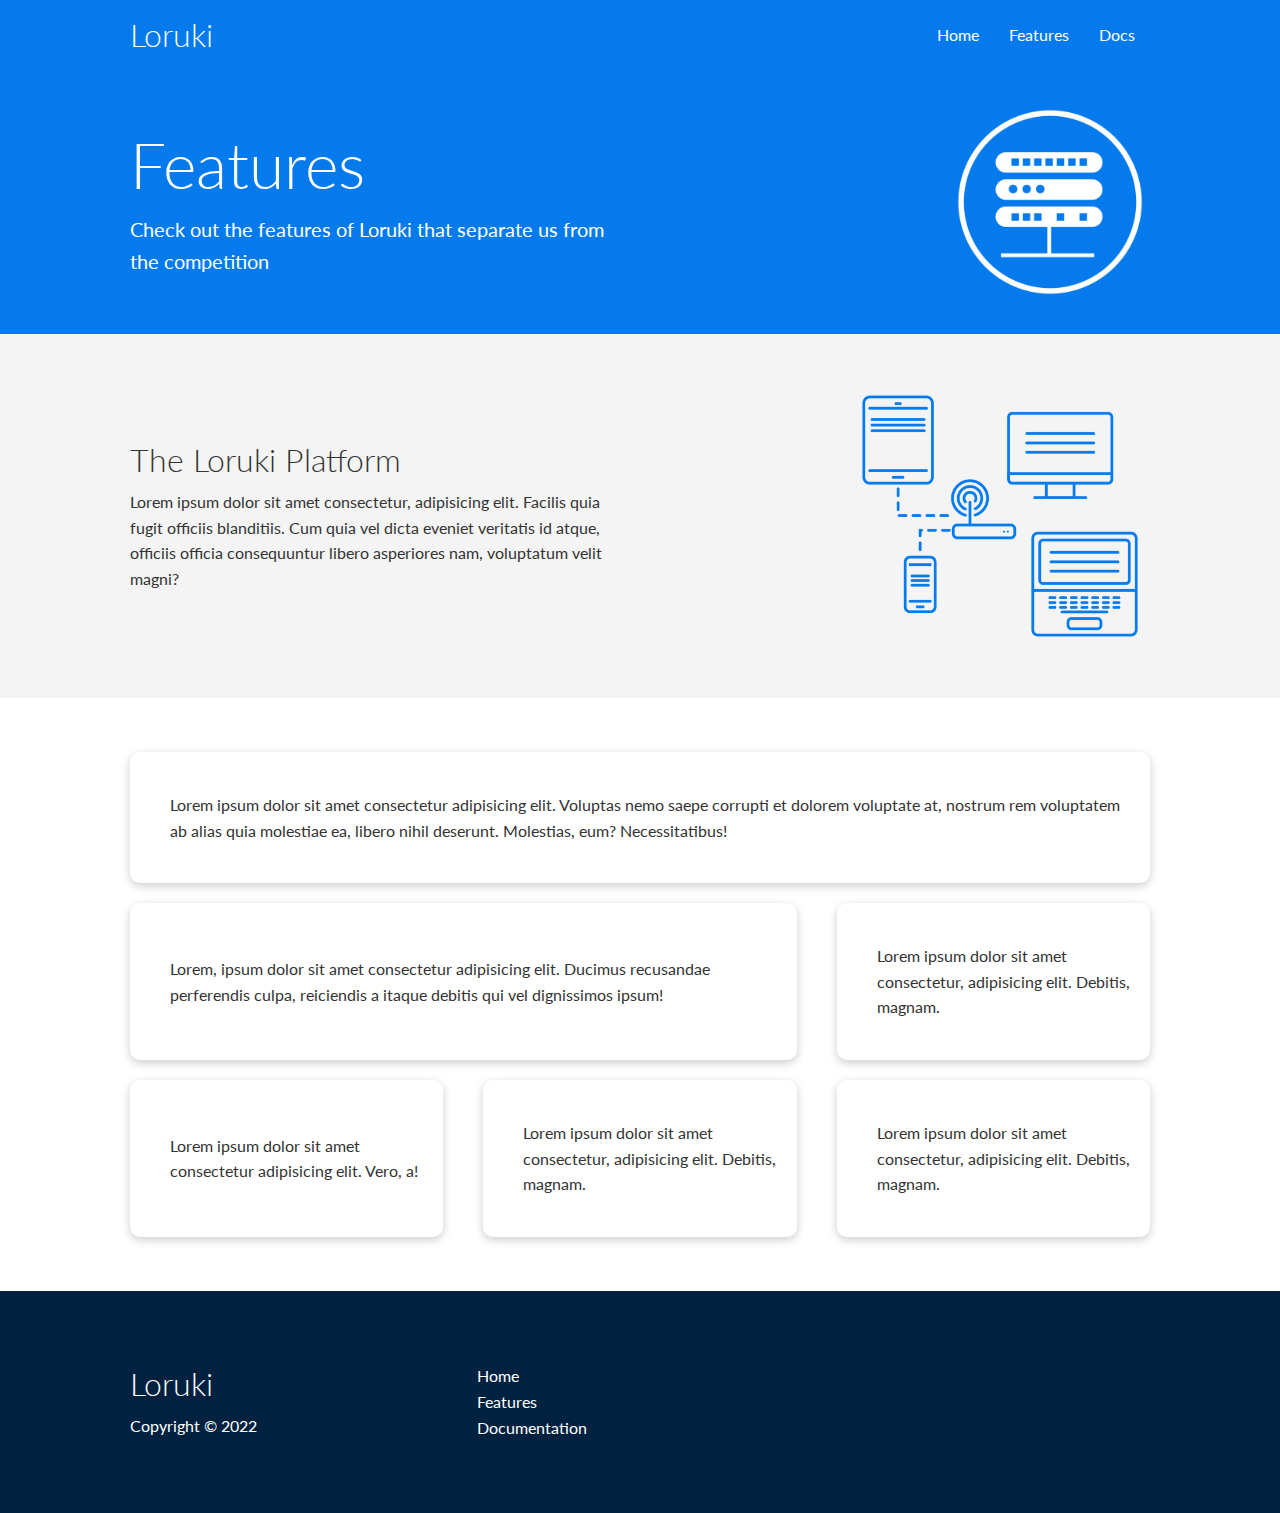
<file: features.html>
<!DOCTYPE html>
<html lang="en">
  <head>
    <meta charset="UTF-8" />
    <meta http-equiv="X-UA-Compatible" content="IE=edge" />
    <meta name="viewport" content="width=device-width, initial-scale=1.0" />
    <link
      rel="stylesheet"
      href="https://cdnjs.cloudflare.com/ajax/libs/font-awesome/6.0.0-beta3/css/all.min.css"
      integrity="sha512-Fo3rlrZj/k7ujTnHg4CGR2D7kSs0v4LLanw2qksYuRlEzO+tcaEPQogQ0KaoGN26/zrn20ImR1DfuLWnOo7aBA=="
      crossorigin="anonymous"
      referrerpolicy="no-referrer"
    />
    <link rel="stylesheet" href="assets/css/style.css" />
    <link rel="stylesheet" href="assets/css/utilities.css" />
    <title>Loruki | Cloud Hosting For Everyone</title>
  </head>
  <body>
    <!-- Navbar -->
    <div class="navbar">
      <div class="container flex">
        <h1 class="logo">Loruki</h1>
        <nav>
          <ul>
            <li><a href="start.html">Home</a></li>
            <li><a href="features.html">Features</a></li>
            <li><a href="docs.html">Docs</a></li>
          </ul>
        </nav>
      </div>
    </div>

    <!-- Head -->
    <section class="features-head bg-primary py-3">
      <div class="container grid">
        <div>
          <h1 class="xl">Features</h1>
          <p class="lead">
            Check out the features of Loruki that separate us from the
            competition
          </p>
        </div>
        <img src="assets/images/server.png" alt="" />
      </div>
    </section>

    <!-- Sub head -->
    <div class="section features-sub-head bg-light py-3">
        <div class="container grid">
            <div>
                <h1 class="md">The Loruki Platform</h1>
                <p>
                  Lorem ipsum dolor sit amet consectetur, 
                  adipisicing elit. Facilis quia fugit officiis 
                  blanditiis. Cum quia vel dicta eveniet veritatis id atque, 
                  officiis officia consequuntur libero asperiores nam, 
                  voluptatum velit magni?
                </p>
              </div>
              <img src="assets/images/server2.png" alt="" />
            </div>
        </div>
    </div>

    <section class="features-main my-2">
        <div class="container grid grid-3">
            <div class="card flex">
                <i class="fas fa-server fa-3x"></i>
                <p>Lorem ipsum dolor sit amet consectetur adipisicing elit. Voluptas nemo saepe corrupti et dolorem voluptate at, nostrum rem voluptatem ab alias quia molestiae ea, libero nihil deserunt. Molestias, eum? Necessitatibus!</p>
            </div>
            <div class="card flex">
                <i class="fas fa-network-wired fa-3x"></i>
                <p>
                    Lorem, ipsum dolor sit amet consectetur adipisicing elit. Ducimus
                    recusandae perferendis culpa, reiciendis a itaque debitis qui vel
                    dignissimos ipsum!
                </p>
            </div>
            <div class="card flex">
                <i class="fas fa-laptop-code fa-3x"></i>
                <p>
                    Lorem ipsum dolor sit amet consectetur, adipisicing elit. Debitis,
                    magnam.
                </p>
            </div>
            <div class="card flex">
                <i class="fas fa-database fa-3x"></i>
                <p>
                    Lorem ipsum dolor sit amet consectetur adipisicing elit. Vero, a!
                </p>
            </div>
            <div class="card flex">
                <i class="fas fa-power-off fa-3x"></i>
                <p>
                    Lorem ipsum dolor sit amet consectetur, adipisicing elit. Debitis,
                    magnam.
                </p>
            </div>
            <div class="card flex">
                <i class="fas fa-upload fa-3x"></i>
                <p>
                    Lorem ipsum dolor sit amet consectetur, adipisicing elit. Debitis,
                    magnam.
                </p>
            </div>
        </div>
    </section>

    <!-- Footer -->
    <footer class="footer bg-dark py-5">
      <div class="container grid grid-3">
        <div>
          <h1>Loruki</h1>
          <p>Copyright &copy; 2022</p>
        </div>
        <nav>
          <ul>
            <li><a href="start.html">Home</a></li>
            <li><a href="features.html">Features</a></li>
            <li><a href="docs.html">Documentation</a></li>
          </ul>
        </nav>
        <div class="social">
          <a href="#"><i class="fab fa-github fa-2x"></i></a>
          <a href="#"><i class="fab fa-facebook fa-2x"></i></a>
          <a href="#"><i class="fab fa-instagram fa-2x"></i></a>
          <a href="#"><i class="fab fa-twitter fa-2x"></i></a>
        </div>
      </div>
    </footer>
  </body>
</html>
</file>
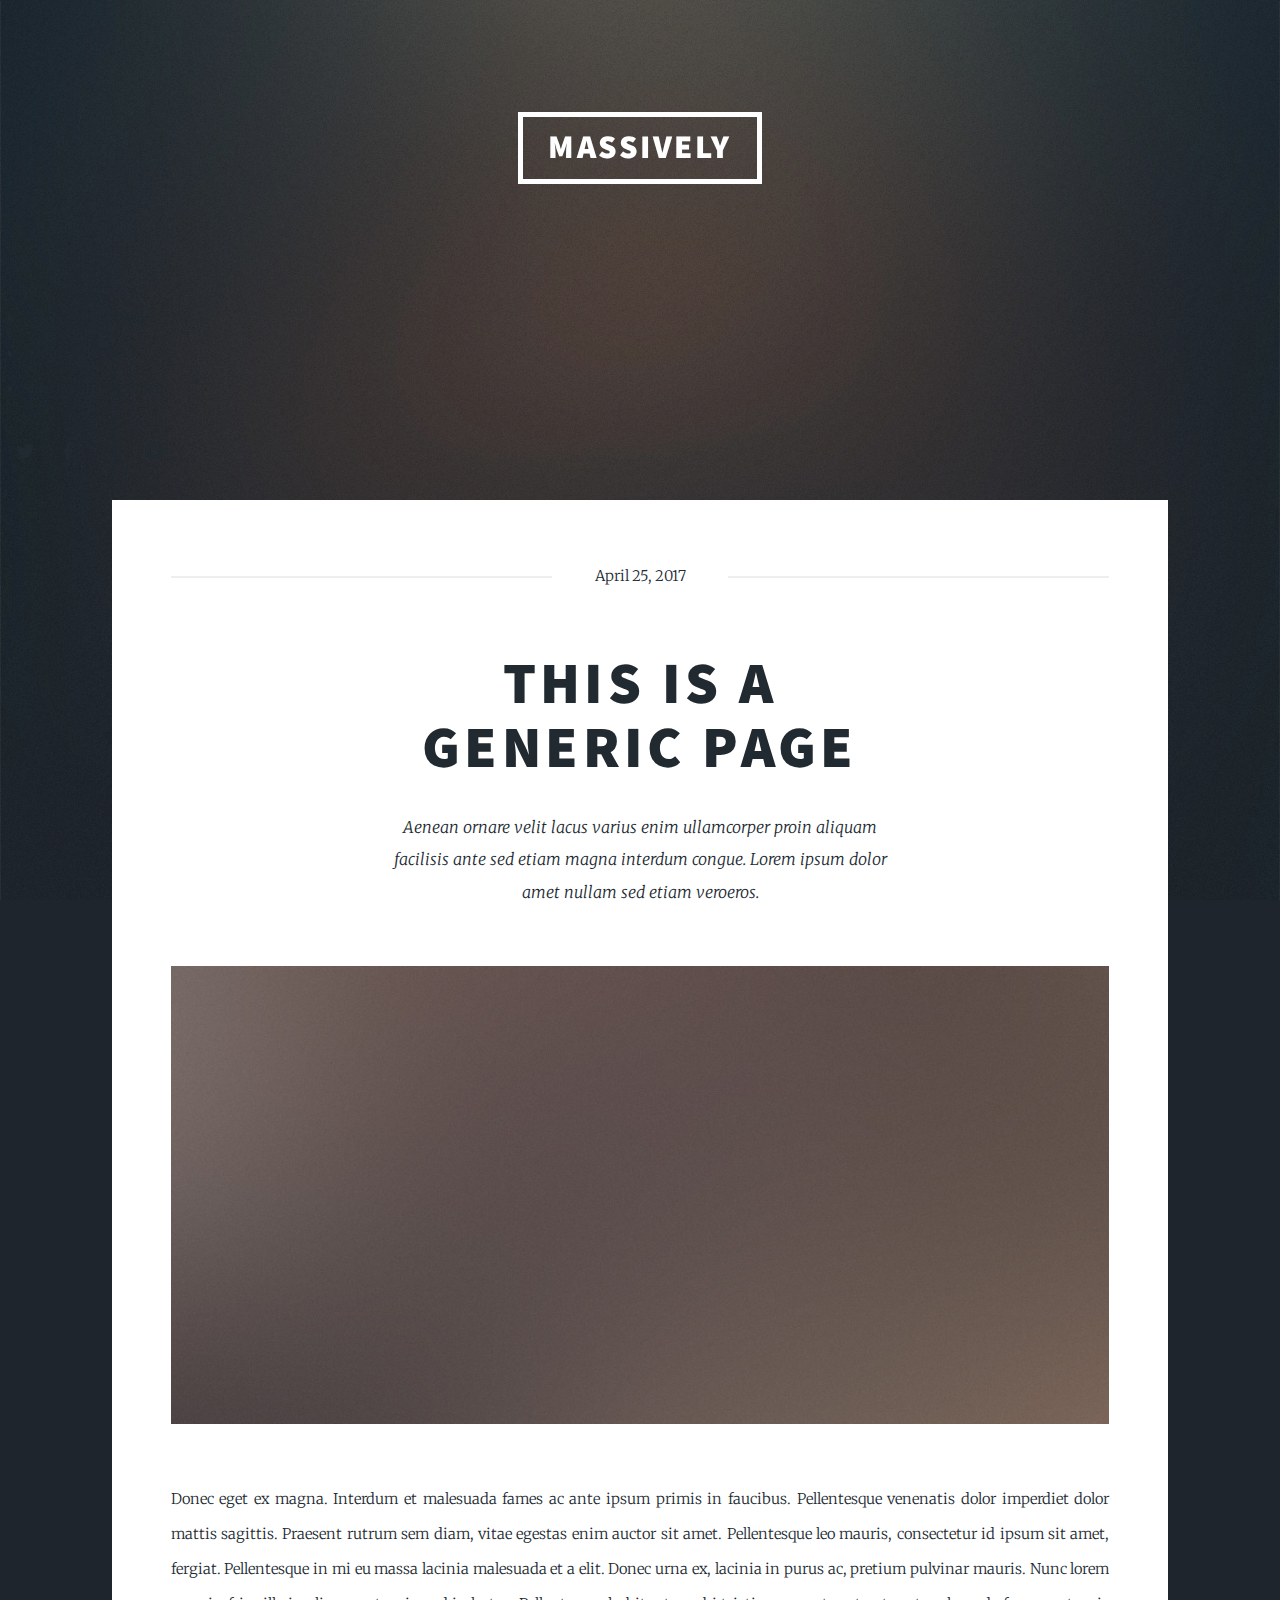
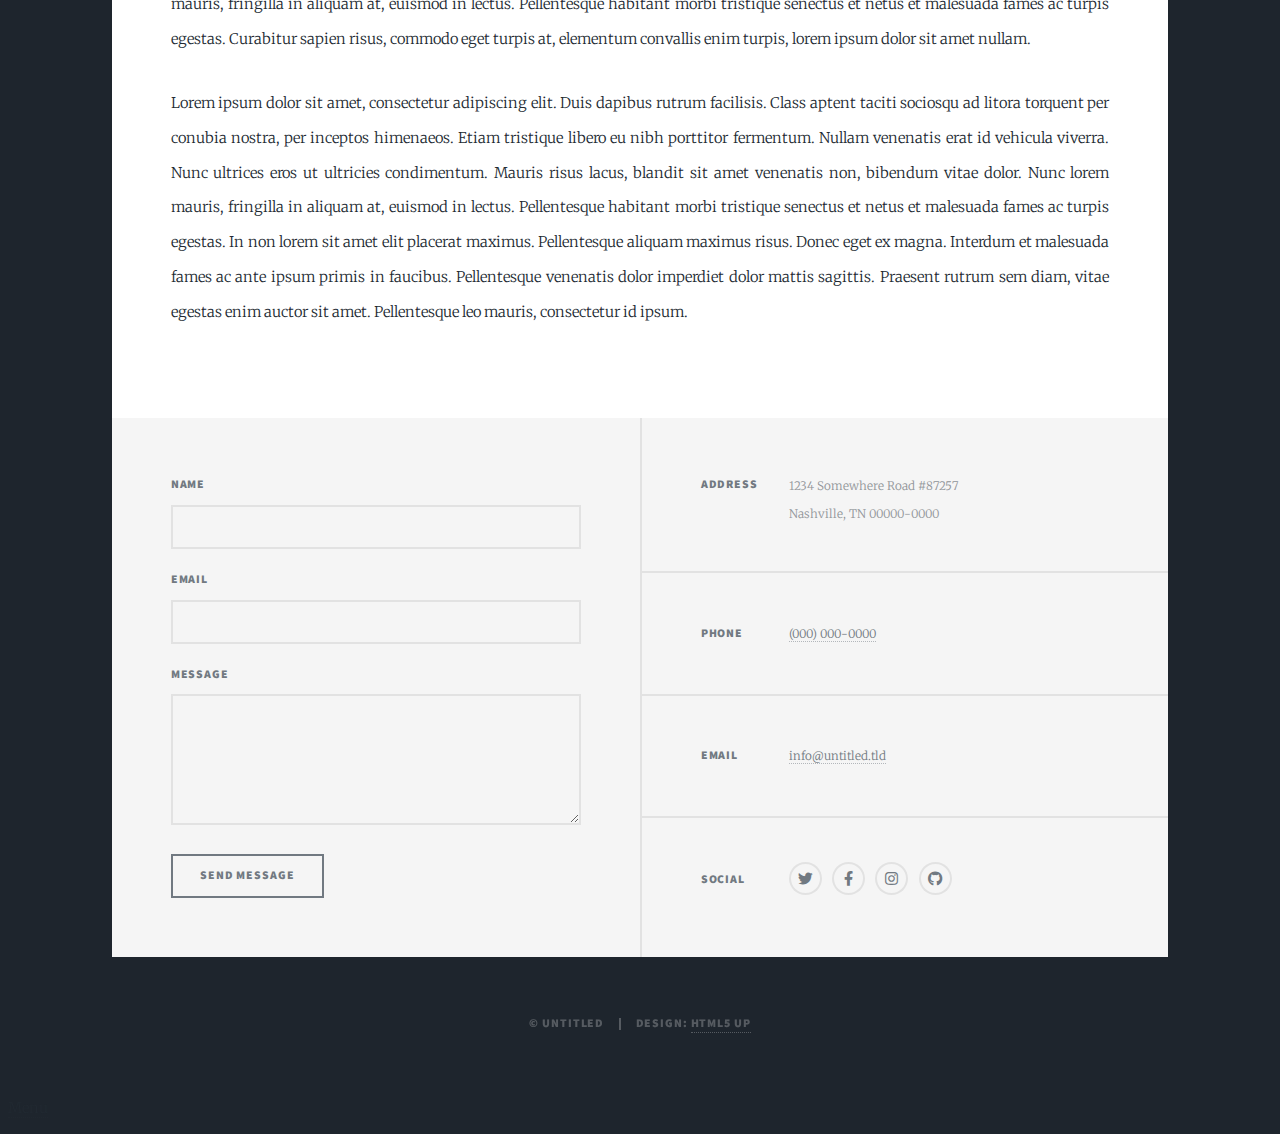
<file: generic.html>
<!DOCTYPE HTML>
<!--
	Massively by HTML5 UP
	html5up.net | @ajlkn
	Free for personal and commercial use under the CCA 3.0 license (html5up.net/license)
-->
<html>
	<head>
		<title>Generic Page - Massively by HTML5 UP</title>
		<meta charset="utf-8" />
		<meta name="viewport" content="width=device-width, initial-scale=1, user-scalable=no" />
		<link rel="stylesheet" href="assets/css/main.css" />
		<noscript><link rel="stylesheet" href="assets/css/noscript.css" /></noscript>
	</head>
	<body class="is-preload">

		<!-- Wrapper -->
			<div id="wrapper">

				<!-- Header -->
					<header id="header">
						<a href="index.html" class="logo">Massively</a>
					</header>

				<!-- Nav -->
					<nav id="nav">
						<ul class="links">
							<li><a href="index.html">This is Massively</a></li>
							<li class="active"><a href="generic.html">Generic Page</a></li>
							<li><a href="elements.html">Elements Reference</a></li>
						</ul>
						<ul class="icons">
							<li><a href="#" class="icon brands fa-twitter"><span class="label">Twitter</span></a></li>
							<li><a href="#" class="icon brands fa-facebook-f"><span class="label">Facebook</span></a></li>
							<li><a href="#" class="icon brands fa-instagram"><span class="label">Instagram</span></a></li>
							<li><a href="#" class="icon brands fa-github"><span class="label">GitHub</span></a></li>
						</ul>
					</nav>

				<!-- Main -->
					<div id="main">

						<!-- Post -->
							<section class="post">
								<header class="major">
									<span class="date">April 25, 2017</span>
									<h1>This is a<br />
									Generic Page</h1>
									<p>Aenean ornare velit lacus varius enim ullamcorper proin aliquam<br />
									facilisis ante sed etiam magna interdum congue. Lorem ipsum dolor<br />
									amet nullam sed etiam veroeros.</p>
								</header>
								<div class="image main"><img src="images/pic01.jpg" alt="" /></div>
								<p>Donec eget ex magna. Interdum et malesuada fames ac ante ipsum primis in faucibus. Pellentesque venenatis dolor imperdiet dolor mattis sagittis. Praesent rutrum sem diam, vitae egestas enim auctor sit amet. Pellentesque leo mauris, consectetur id ipsum sit amet, fergiat. Pellentesque in mi eu massa lacinia malesuada et a elit. Donec urna ex, lacinia in purus ac, pretium pulvinar mauris. Nunc lorem mauris, fringilla in aliquam at, euismod in lectus. Pellentesque habitant morbi tristique senectus et netus et malesuada fames ac turpis egestas. Curabitur sapien risus, commodo eget turpis at, elementum convallis enim turpis, lorem ipsum dolor sit amet nullam.</p>
								<p>Lorem ipsum dolor sit amet, consectetur adipiscing elit. Duis dapibus rutrum facilisis. Class aptent taciti sociosqu ad litora torquent per conubia nostra, per inceptos himenaeos. Etiam tristique libero eu nibh porttitor fermentum. Nullam venenatis erat id vehicula viverra. Nunc ultrices eros ut ultricies condimentum. Mauris risus lacus, blandit sit amet venenatis non, bibendum vitae dolor. Nunc lorem mauris, fringilla in aliquam at, euismod in lectus. Pellentesque habitant morbi tristique senectus et netus et malesuada fames ac turpis egestas. In non lorem sit amet elit placerat maximus. Pellentesque aliquam maximus risus. Donec eget ex magna. Interdum et malesuada fames ac ante ipsum primis in faucibus. Pellentesque venenatis dolor imperdiet dolor mattis sagittis. Praesent rutrum sem diam, vitae egestas enim auctor sit amet. Pellentesque leo mauris, consectetur id ipsum.</p>
							</section>

					</div>

				<!-- Footer -->
					<footer id="footer">
						<section>
							<form method="post" action="#">
								<div class="fields">
									<div class="field">
										<label for="name">Name</label>
										<input type="text" name="name" id="name" />
									</div>
									<div class="field">
										<label for="email">Email</label>
										<input type="text" name="email" id="email" />
									</div>
									<div class="field">
										<label for="message">Message</label>
										<textarea name="message" id="message" rows="3"></textarea>
									</div>
								</div>
								<ul class="actions">
									<li><input type="submit" value="Send Message" /></li>
								</ul>
							</form>
						</section>
						<section class="split contact">
							<section class="alt">
								<h3>Address</h3>
								<p>1234 Somewhere Road #87257<br />
								Nashville, TN 00000-0000</p>
							</section>
							<section>
								<h3>Phone</h3>
								<p><a href="#">(000) 000-0000</a></p>
							</section>
							<section>
								<h3>Email</h3>
								<p><a href="#">info@untitled.tld</a></p>
							</section>
							<section>
								<h3>Social</h3>
								<ul class="icons alt">
									<li><a href="#" class="icon brands alt fa-twitter"><span class="label">Twitter</span></a></li>
									<li><a href="#" class="icon brands alt fa-facebook-f"><span class="label">Facebook</span></a></li>
									<li><a href="#" class="icon brands alt fa-instagram"><span class="label">Instagram</span></a></li>
									<li><a href="#" class="icon brands alt fa-github"><span class="label">GitHub</span></a></li>
								</ul>
							</section>
						</section>
					</footer>

				<!-- Copyright -->
					<div id="copyright">
						<ul><li>&copy; Untitled</li><li>Design: <a href="https://html5up.net">HTML5 UP</a></li></ul>
					</div>

			</div>

		<!-- Scripts -->
			<script src="assets/js/jquery.min.js"></script>
			<script src="assets/js/jquery.scrollex.min.js"></script>
			<script src="assets/js/jquery.scrolly.min.js"></script>
			<script src="assets/js/browser.min.js"></script>
			<script src="assets/js/breakpoints.min.js"></script>
			<script src="assets/js/util.js"></script>
			<script src="assets/js/main.js"></script>

	</body>
</html>
</file>
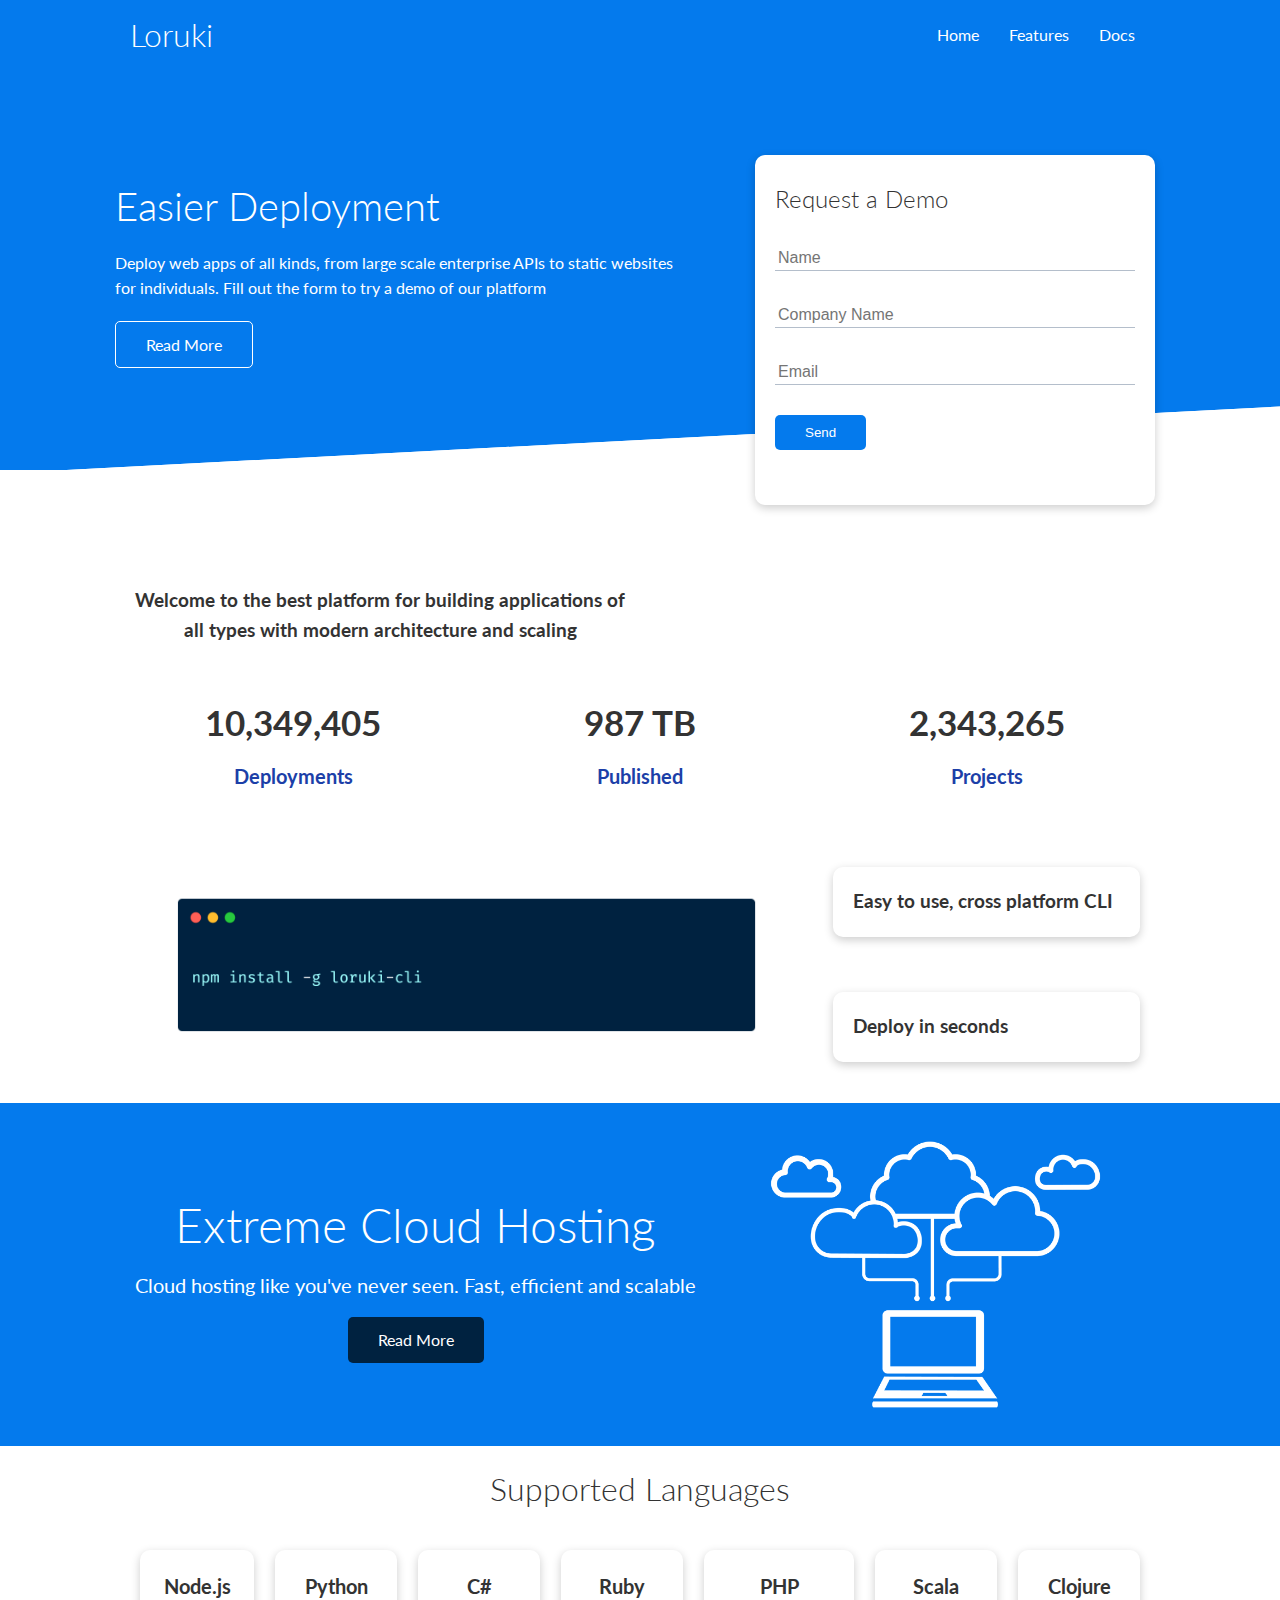
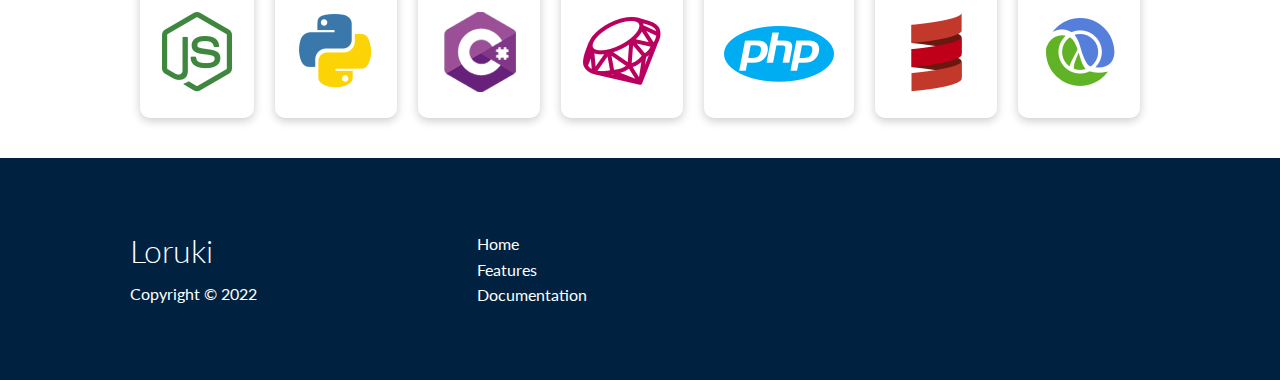
<file: start.html>
<!DOCTYPE html>
<html lang="en">
  <head>
    <meta charset="UTF-8" />
    <meta http-equiv="X-UA-Compatible" content="IE=edge" />
    <meta name="viewport" content="width=device-width, initial-scale=1.0" />
    <link
      rel="stylesheet"
      href="https://cdnjs.cloudflare.com/ajax/libs/font-awesome/6.0.0-beta3/css/all.min.css"
      integrity="sha512-Fo3rlrZj/k7ujTnHg4CGR2D7kSs0v4LLanw2qksYuRlEzO+tcaEPQogQ0KaoGN26/zrn20ImR1DfuLWnOo7aBA=="
      crossorigin="anonymous"
      referrerpolicy="no-referrer"
    />
    <link rel="stylesheet" href="assets/css/style.css" />
    <link rel="stylesheet" href="assets/css/utilities.css" />
    <title>Loruki | Cloud Hosting For Everyone</title>
  </head>
  <body>
    <!-- Navbar -->
    <div class="navbar">
      <div class="container flex">
        <h1 class="logo">Loruki</h1>
        <nav>
          <ul>
            <li><a href="start.html">Home</a></li>
            <li><a href="features.html">Features</a></li>
            <li><a href="docs.html">Docs</a></li>
          </ul>
        </nav>
      </div>
    </div>

    <!--- Showcase -->
    <section class="showcase">
      <div class="container grid">
        <div class="showcase-text">
          <h1>Easier Deployment</h1>
          <p>
            Deploy web apps of all kinds, from large scale enterprise APIs to
            static websites for individuals. Fill out the form to try a demo of
            our platform
          </p>
          <a href="features.html" class="btn btn-outline">Read More</a>
        </div>

        <div class="showcase-form card">
          <h2>Request a Demo</h2>
          <form>
            <div class="form-control">
              <input type="text" name="name" placeholder="Name" required />
            </div>
            <div class="form-control">
              <input
                type="text"
                name="company"
                placeholder="Company Name"
                required
              />
            </div>
            <div class="form-control">
              <input type="email" name="email" placeholder="Email" required />
            </div>
            <input type="submit" value="Send" class="btn btn-primary" />
          </form>
        </div>
      </div>
    </section>

    <!-- Stats -->
    <section class="stats">
      <div class="container">
        <h3 class="stats-heading text-center my-1">
          Welcome to the best platform for building applications of all types
          with modern architecture and scaling
        </h3>
        <div class="grid grid-3 text-center my-4">
          <div>
            <i class="fas fa-server fa-3x"></i>
            <h3>10,349,405</h3>
            <p class="text-secondary">Deployments</p>
          </div>
          <div>
            <i class="fas fa-upload fa-3x"></i>
            <h3>987 TB</h3>
            <p class="text-secondary">Published</p>
          </div>
          <div>
            <i class="fas fa-project-diagram fa-3x"></i>
            <h3>2,343,265</h3>
            <p class="text-secondary">Projects</p>
          </div>
        </div>
      </div>
    </section>

    <!-- Cli -->
    <section class="cli">
      <div class="container grid">
        <img src="assets/images/cli.png" alt="" />
        <div class="card">
          <h3>Easy to use, cross platform CLI</h3>
        </div>
        <div class="card">
          <h3>Deploy in seconds</h3>
        </div>
      </div>
    </section>

    <!-- Cloud -->
    <section class="cloud bg-primary my-2 py-2">
      <div class="container grid">
        <div class="text-center">
          <h2 class="lg">Extreme Cloud Hosting</h2>
          <p class="lead my-1">
            Cloud hosting like you've never seen. Fast, efficient and scalable
          </p>
          <a href="features.html" class="btn btn-dark">Read More</a>
        </div>
        <img src="assets/images/cloud.png" alt="" />
      </div>
    </section>

    <!-- Languages -->
    <section class="languages">
      <h2 class="md text-center my-2">Supported Languages</h2>
      <div class="container flex">
        <div class="card">
          <h4>Node.js</h4>
          <img src="assets/images/logos/node.png" alt="" />
        </div>
        <div class="card">
          <h4>Python</h4>
          <img src="assets/images/logos/python.png" alt="" />
        </div>
        <div class="card">
          <h4>C#</h4>
          <img src="assets/images/logos/csharp.png" alt="" />
        </div>
        <div class="card">
          <h4>Ruby</h4>
          <img src="assets/images/logos/ruby.png" alt="" />
        </div>
        <div class="card">
          <h4>PHP</h4>
          <img src="assets/images/logos/php.png" alt="" />
        </div>
        <div class="card">
          <h4>Scala</h4>
          <img src="assets/images/logos/scala.png" alt="" />
        </div>
        <div class="card">
          <h4>Clojure</h4>
          <img src="assets/images/logos/clojure.png" alt="" />
        </div>
      </div>
    </section>

    <!-- Footer -->
    <footer class="footer bg-dark py-5">
      <div class="container grid grid-3">
        <div>
          <h1>Loruki</h1>
          <p>Copyright &copy; 2022</p>
        </div>
        <nav>
          <ul>
            <li><a href="start.html">Home</a></li>
            <li><a href="features.html">Features</a></li>
            <li><a href="docs.html">Documentation</a></li>
          </ul>
        </nav>
        <div class="social">
          <a href="#"><i class="fab fa-github fa-2x"></i></a>
          <a href="#"><i class="fab fa-facebook fa-2x"></i></a>
          <a href="#"><i class="fab fa-instagram fa-2x"></i></a>
          <a href="#"><i class="fab fa-twitter fa-2x"></i></a>
        </div>
      </div>
    </footer>
  </body>
</html>
</file>
<file: assets/css/style.css>
@import url("https://fonts.googleapis.com/css2?family=Lato:wght@300&family=Ubuntu+Mono&display=swap");

:root {
  --primary-color: #047aed;
  --secondary-color: #1c3fa8;
  --dark-color: #002240;
  --light-color: #f4f4f4;
  --success-color: #5cb85c;
  --error-color: #d9534f;
}

* {
  box-sizing: border-box;
  padding: 0;
  margin: 0;
}

body {
  font-family: "Lato", sans-serif;
  color: #333;
  line-height: 1.6;
}
ul {
  list-style-type: none;
}

a {
  text-decoration: none;
  color: #333;
}
h1,
h2 {
  font-weight: 300;
  line-height: 1.2;
  margin: 10px 0;
}
p {
  margin: 10px 0;
}

img {
  width: 100%;
}

code,
pre {
  background: #333;
  color: #fff;
  padding: 10px;
}

/* Navbar */
.navbar {
  background-color: var(--primary-color);
  color: #fff;

  height: 70px;
}
.navbar ul {
  display: flex;
}

.navbar a {
  color: #fff;
  padding: 10px;
  margin: 0 5px;
}

.navbar a:hover {
  border-bottom: 2px #fff solid;
}

.navbar .flex {
  justify-content: space-between;
}

/* Showcase */
.showcase {
  height: 400px;
  background-color: var(--primary-color);
  color: #fff;
  position: relative;
}

.showcase h1 {
  font-size: 40px;
}

.showcase p {
  margin: 20px 0;
}

.showcase .grid {
  grid-template-columns: 55% 45%;
  gap: 30px;
  overflow: visible;
}

.showcase-text {
  animation: slideInFromLeft 1s ease-in;
}

.showcase-form {
  position: relative;
  top: 60px;
  height: 350px;
  width: 400px;
  padding: 40px;
  z-index: 100;
  justify-self: flex-end;
  animation: slideInFromRight 1s ease-in;
}

.showcase-form .form-control {
  margin: 30px 0;
}

.showcase-form input[type="text"],
.showcase-form input[type="email"] {
  border: 0;
  border-bottom: 1px solid #b4becb;
  width: 100%;
  padding: 3px;
  font-size: 16px;
}

.showcase-form input:focus {
  outline: none;
}

.showcase::before,
.showcase::after {
  content: "";
  position: absolute;
  height: 100px;
  bottom: -70px;
  right: 0;
  left: 0;
  background: white;
  transform: skewY(-3deg);
  -webkit-transform: skewY(-3deg);
  -moz-transform: skewY(-3deg);
  -ms-transform: skewY(-3deg);
}

/* Stats */
.stats {
  padding-top: 100px;
  animation: slideInFromBottom 1s ease-in;
}

.stats-heading {
  max-width: 500px;
  margin: auto;
}
.stats .grid h3 {
  font-size: 35px;
}

.stats .grid p {
  font-size: 20px;
  font-weight: bold;
}

/* Cli */

.cli .grid {
  grid-template-columns: repeat(3, 1fr);
  grid-template-rows: repeat(2, 1fr);
}

.cli .grid > *:first-child {
  grid-column: 1 / span 2;
  grid-row: 1 / span 2;
}

/* Cloud */
.cloud .grid {
  grid-template-columns: 4fr 3fr;
}

/* Languages */
.languages .flex {
  flex-wrap: wrap;
}

.languages .card {
  text-align: center;
  margin: 18px 10px 40px;
  transition: transform 0.2s ease-in;
}

.languages .card h4 {
  font-size: 20px;
  margin-bottom: 10px;
}

.languages .card:hover {
  transform: translateY(-15px);
}

/* Features */

.features-head img,
.docs-head img {
  width: 200px;
  justify-self: flex-end;
}
.features-sub-head img {
  width: 300px;
  justify-self: flex-end;
}

.features-main .card > i {
  margin-right: 20px;
}

.features-main .grid {
  padding: 30px;
}

.features-main .grid > *:first-child {
  grid-column: 1 / span 3;
}

.features-main .grid > *:nth-child(2) {
  grid-column: 1 / span 2;
}

/* Docs */
.docs-main h3 {
  margin: 20px 0;
}

.docs-main .grid {
  grid-template-columns: 1fr 2fr;
  align-items: flex-start;
}

.docs-main nav li {
  font-size: 17px;
  padding-bottom: 5px;
  margin-bottom: 5px;
  border-bottom: 1px #ccc solid;
}

.docs-main a:hover {
  font-weight: bold;
}

/* Footer */
.footer .social a {
  margin: 0 10px;
}

/* Animations */

@keyframes slideInFromLeft {
  0% {
    transform: translateX(-100%);
  }
  100% {
    transform: translateX(0);
  }
}

@keyframes slideInFromRight {
  0% {
    transform: translateX(100%);
  }
  100% {
    transform: translateX(0);
  }
}

@keyframes slideInFromTop {
  0% {
    transform: translateY(-100%);
  }
  100% {
    transform: translateY(0);
  }
}

@keyframes slideInFromBottom {
  0% {
    transform: translateY(100%);
  }
  100% {
    transform: translateY(0);
  }
}

/* Tablets and under */
@media (max-width: 768px) {
  .grid,
  .showcase .grid,
  .stats .grid,
  .cli .grid,
  .cloud .grid,
  .features-main .grid,
  .docs-main .grid {
    grid-template-columns: 1fr;
    grid-template-rows: 1fr;
  }

  .showcase {
    height: auto;
  }

  .showcase-text {
    text-align: center;
    margin-top: 40px;
    animation: slideInFromTop 1s ease-in;
  }

  .showcase-form {
    justify-self: center;
    margin: auto;
    width: 300px;
    animation: slideInFromBottom 1s ease-in;
  }

  .cli .grid > *:first-child {
    grid-column: 1;
    grid-row: 1;
  }

  .features-head,
  .features-sub-head,
  .docs-head {
    text-align: center;
  }
  .features-head img,
  .features-sub-head img,
  .docs-head img {
    justify-self: center;
  }

  .features-main .grid > *:first-child,
  .features-main .grid > *:nth-child(2) {
    grid-column: 1;
  }
}

/* Mobile */
@media (max-width: 500px) {
  .navbar {
    height: 110px;
  }

  .navbar .flex {
    flex-direction: column;
  }

  .navbar ul {
    padding: 10px;
    background-color: rgba(0, 0, 0, 0.1);
  }
}
</file>
<file: assets/css/utilities.css>
.container {
  max-width: 1100px;
  margin: 0 auto;
  overflow: auto;
  padding: 0 40px;
}

.card {
  background-color: #fff;
  color: #333;
  border-radius: 10px;
  box-shadow: 0 3px 10px rgba(0, 0, 0, 0.2);
  padding: 20px;
  margin: 10px;
}

.btn {
  display: inline-block;
  padding: 10px 30px;
  cursor: pointer;
  background-color: var(--primary-color);
  color: #fff;
  border: none;
  border-radius: 5px;
}

.btn-outline {
  background-color: transparent;
  border: 1px white solid;
}

.btn:hover {
  transform: scale(0.98);
}

/* Backgrounds & Colored Buttons */
.bg-primary,
.btn-primary {
  background-color: var(--primary-color);
  color: #fff;
}
.bg-secondary,
.btn-secondary {
  background-color: var(--secondary-color);
  color: #fff;
}
.bg-dark,
.btn-dark {
  background-color: var(--dark-color);
  color: #fff;
}
.bg-light,
.btn-light {
  background-color: var(--light-color);
  color: #333;
}

.bg-primary a,
.btn-primary a,
.bg-secondary a,
.btn-secondary a,
.bg-dark a,
.btn-dark a {
  color: #fff;
}

/* Text Colors */
.text-primary {
  color: var(--primary-color);
}
.text-secondary {
  color: var(--secondary-color);
}
.text-dark {
  color: var(--dark-color);
}
.text-light {
  color: var(--light-color);
}

/* Text Sizes */
.lead {
  font-size: 20px;
}

.sm {
  font-size: 1rem;
}

.md {
  font-size: 2rem;
}

.lg {
  font-size: 3rem;
}

.xl {
  font-size: 4rem;
}

.text-center {
  text-align: center;
}

/* Alert */
.alert {
  background-color: var(--light-color);
  padding: 10px 20px;
  font-weight: bold;
  margin: 15px 0;
}

.alert i {
  margin-right: 10px;
}

.alert-success {
  background-color: var(--success-color);
  color: #fff;
}

.alert-error {
  background-color: var(--error-color);
  color: #fff;
}

.flex {
  display: flex;
  justify-content: space-between;
  align-items: center;
  height: 100%;
}

.grid {
  display: grid;
  grid-template-columns: repeat(2, 1fr);
  gap: 20px;
  justify-content: center;
  align-items: center;
  height: 100%;
}

.grid-3 {
  grid-template-columns: repeat(3, 1fr);
}

/* Margin */
.my-1 {
  margin: 1rem 0;
}

.my-2 {
  margin: 1.5rem 0;
}

.my-3 {
  margin: 2rem 0;
}

.my-4 {
  margin: 3rem 0;
}

.my-5 {
  margin: 4rem 0;
}

.m-1 {
  margin: 1rem;
}

.m-2 {
  margin: 1.5rem;
}

.m-3 {
  margin: 2rem;
}

.m-4 {
  margin: 3rem;
}

.m-5 {
  margin: 4rem;
}

/* Padding */
.py-1 {
  padding: 1rem 0;
}

.py-2 {
  padding: 1.5rem 0;
}

.py-3 {
  padding: 2rem 0;
}

.py-4 {
  padding: 3rem 0;
}

.py-5 {
  padding: 4rem 0;
}

.p-1 {
  padding: 1rem;
}

.p-2 {
  padding: 1.5rem;
}

.p-3 {
  padding: 2rem;
}

.p-4 {
  padding: 3rem;
}

.p-5 {
  padding: 4rem;
}
</file>
<file: main.d8e0d294.css>
@import url(https://fonts.googleapis.com/css?family=Lato:400,700|Oswald);
/* @import url(https://maxcdn.bootstrapcdn.com/font-awesome/4.7.0/css/font-awesome.min.css);  */

/*!
 * Bootstrap v3.3.7 (http://getbootstrap.com)
 * Copyright 2011-2016 Twitter, Inc.
 * Licensed under MIT (https://github.com/twbs/bootstrap/blob/master/LICENSE)
 */
/*! normalize.css v3.0.3 | MIT License | github.com/necolas/normalize.css */
html {
  font-family: sans-serif;
  -ms-text-size-adjust: 100%;
  -webkit-text-size-adjust: 100%;
}
body {
  margin: 0;
}
article,
aside,
details,
figcaption,
figure,
footer,
header,
hgroup,
main,
menu,
nav,
section,
summary {
  display: block;
}
audio,
canvas,
progress,
video {
  display: inline-block;
  vertical-align: baseline;
}
audio:not([controls]) {
  display: none;
  height: 0;
}
[hidden],
template {
  display: none;
}
a {
  background-color: transparent;
}
a:active,
a:hover {
  outline: 0;
}
abbr[title] {
  border-bottom: 1px dotted;
}
b,
strong {
  font-weight: 700;
}
dfn {
  font-style: italic;
}
h1 {
  font-size: 2em;
  margin: 0.67em 0;
}
mark {
  background: #ff0;
  color: #000;
}
small {
  font-size: 80%;
}
sub,
sup {
  font-size: 75%;
  line-height: 0;
  position: relative;
  vertical-align: baseline;
}
sup {
  top: -0.5em;
}
sub {
  bottom: -0.25em;
}
img {
  border: 0;
}
svg:not(:root) {
  overflow: hidden;
}
figure {
  margin: 1em 40px;
}
hr {
  box-sizing: content-box;
  height: 0;
}
pre {
  overflow: auto;
}
code,
kbd,
pre,
samp {
  font-family: monospace, monospace;
  font-size: 1em;
}
button,
input,
optgroup,
select,
textarea {
  color: inherit;
  font: inherit;
  margin: 0;
}
button {
  overflow: visible;
}
button,
select {
  text-transform: none;
}
button,
html input[type="button"],
input[type="reset"],
input[type="submit"] {
  -webkit-appearance: button;
  cursor: pointer;
}
button[disabled],
html input[disabled] {
  cursor: default;
}
button::-moz-focus-inner,
input::-moz-focus-inner {
  border: 0;
  padding: 0;
}
input {
  line-height: normal;
}
input[type="checkbox"],
input[type="radio"] {
  box-sizing: border-box;
  padding: 0;
}
input[type="number"]::-webkit-inner-spin-button,
input[type="number"]::-webkit-outer-spin-button {
  height: auto;
}
input[type="search"] {
  -webkit-appearance: textfield;
  box-sizing: content-box;
}
input[type="search"]::-webkit-search-cancel-button,
input[type="search"]::-webkit-search-decoration {
  -webkit-appearance: none;
}
fieldset {
  border: 1px solid silver;
  margin: 0 2px;
  padding: 0.35em 0.625em 0.75em;
}
textarea {
  overflow: auto;
}
optgroup {
  font-weight: 700;
}
table {
  border-collapse: collapse;
  border-spacing: 0;
}
td,
th {
  padding: 0;
}

/*! Source: https://github.com/h5bp/html5-boilerplate/blob/master/src/css/main.css */
@media print {
  *,
  :after,
  :before {
    background: transparent !important;
    color: #000 !important;
    box-shadow: none !important;
    text-shadow: none !important;
  }
  a,
  a:visited {
    text-decoration: underline;
  }
  a[href]:after {
    content: " (" attr(href) ")";
  }
  abbr[title]:after {
    content: " (" attr(title) ")";
  }
  a[href^="#"]:after,
  a[href^="javascript:"]:after {
    content: "";
  }
  blockquote,
  pre {
    border: 1px solid #999;
    page-break-inside: avoid;
  }
  thead {
    display: table-header-group;
  }
  img,
  tr {
    page-break-inside: avoid;
  }
  img {
    max-width: 100% !important;
  }
  h2,
  h3,
  p {
    orphans: 3;
    widows: 3;
  }
  h2,
  h3 {
    page-break-after: avoid;
  }
  .navbar {
    display: none;
  }
  .btn > .caret,
  .dropup > .btn > .caret {
    border-top-color: #000 !important;
  }
  .label {
    border: 1px solid #000;
  }
  .table {
    border-collapse: collapse !important;
  }
  .table td,
  .table th {
    background-color: #fff !important;
  }
  .table-bordered td,
  .table-bordered th {
    border: 1px solid #ddd !important;
  }
}
*,
:after,
:before {
  -webkit-box-sizing: border-box;
  -moz-box-sizing: border-box;
  box-sizing: border-box;
}
html {
  font-size: 10px;
  -webkit-tap-highlight-color: transparent;
}
body {
  font-family: Lato, Helvetica, Arial, sans-serif;
  font-size: 16px;
  line-height: 1.58;
  color: #555;
  background-color: #fff;
}
button,
input,
select,
textarea {
  font-family: inherit;
  font-size: inherit;
  line-height: inherit;
}
a {
  color: #ff0060;
  text-decoration: none;
}
a:focus,
a:hover {
  color: #b30043;
  text-decoration: underline;
}
a:focus {
  outline: 5px auto -webkit-focus-ring-color;
  outline-offset: -2px;
}
figure {
  margin: 0;
}
img {
  vertical-align: middle;
}

.img-responsive {
  display: block;
  max-width: 100%;
  height: auto;
}
.img-rounded {
  border-radius: 6px;
}
.img-thumbnail {
  padding: 4px;
  line-height: 1.58;
  background-color: #fff;
  border: 1px solid #ddd;
  border-radius: 4px;
  -webkit-transition: all 0.2s ease-in-out;
  -o-transition: all 0.2s ease-in-out;
  transition: all 0.2s ease-in-out;
  display: inline-block;
  max-width: 100%;
  height: auto;
}
.img-circle {
  border-radius: 50%;
}
hr {
  margin-top: 25px;
  margin-bottom: 25px;
  border: 0;
  border-top: 1px solid #eee;
}
.sr-only {
  position: absolute;
  width: 1px;
  height: 1px;
  margin: -1px;
  padding: 0;
  overflow: hidden;
  clip: rect(0, 0, 0, 0);
  border: 0;
}
.sr-only-focusable:active,
.sr-only-focusable:focus {
  position: static;
  width: auto;
  height: auto;
  margin: 0;
  overflow: visible;
  clip: auto;
}
[role="button"] {
  cursor: pointer;
}
.h1,
.h2,
.h3,
.h4,
.h5,
.h6,
h1,
h2,
h3,
h4,
h5,
h6 {
  font-family: Oswald, Helvetica, Arial, sans-serif;
  font-weight: 400;
  line-height: 1.1;
  color: #000;
}
.h1 .small,
.h1 small,
.h2 .small,
.h2 small,
.h3 .small,
.h3 small,
.h4 .small,
.h4 small,
.h5 .small,
.h5 small,
.h6 .small,
.h6 small,
h1 .small,
h1 small,
h2 .small,
h2 small,
h3 .small,
h3 small,
h4 .small,
h4 small,
h5 .small,
h5 small,
h6 .small,
h6 small {
  font-weight: 400;
  line-height: 1;
  color: #777;
}
.h1,
.h2,
.h3,
h1,
h2,
h3 {
  margin-top: 25px;
  margin-bottom: 12.5px;
}
.h1 .small,
.h1 small,
.h2 .small,
.h2 small,
.h3 .small,
.h3 small,
h1 .small,
h1 small,
h2 .small,
h2 small,
h3 .small,
h3 small {
  font-size: 65%;
}
.h4,
.h5,
.h6,
h4,
h5,
h6 {
  margin-top: 12.5px;
  margin-bottom: 12.5px;
}
.h4 .small,
.h4 small,
.h5 .small,
.h5 small,
.h6 .small,
.h6 small,
h4 .small,
h4 small,
h5 .small,
h5 small,
h6 .small,
h6 small {
  font-size: 75%;
}
.h1,
h1 {
  font-size: 63px;
}
.h2,
h2 {
  font-size: 27px;
}
.h3,
.h4,
h3,
h4 {
  font-size: 20px;
}
.h5,
h5 {
  font-size: 18px;
}
.h6,
h6 {
  font-size: 14px;
}
p {
  margin: 0 0 12.5px;
}
.lead {
  margin-bottom: 25px;
  font-size: 18px;
  font-weight: 300;
  line-height: 1.4;
}
@media (min-width: 768px) {
  .lead {
    font-size: 24px;
  }
}
.small,
small {
  font-size: 87%;
}
.mark,
mark {
  background-color: #fcf8e3;
  padding: 0.2em;
}
.text-left {
  text-align: left;
}
.text-right {
  text-align: right;
}
.text-center {
  text-align: center;
}
.text-justify {
  text-align: justify;
}
.text-nowrap {
  white-space: nowrap;
}
.text-lowercase {
  text-transform: lowercase;
}
.initialism,
.text-uppercase {
  text-transform: uppercase;
}
.text-capitalize {
  text-transform: capitalize;
}
.text-muted {
  color: #777;
}
.text-primary {
  color: #ff0060;
}
a.text-primary:focus,
a.text-primary:hover {
  color: #cc004d;
}
.text-success {
  color: #fff;
}
a.text-success:focus,
a.text-success:hover {
  color: #e6e6e6;
}
.text-info {
  color: #31708f;
}
a.text-info:focus,
a.text-info:hover {
  color: #245269;
}
.text-warning {
  color: #8a6d3b;
}
a.text-warning:focus,
a.text-warning:hover {
  color: #66512c;
}
.text-danger {
  color: #fff;
}
a.text-danger:focus,
a.text-danger:hover {
  color: #e6e6e6;
}
.bg-primary {
  color: #fff;
  background-color: #ff0060;
}
a.bg-primary:focus,
a.bg-primary:hover {
  background-color: #cc004d;
}
.bg-success {
  background-color: #87e329;
}
a.bg-success:focus,
a.bg-success:hover {
  background-color: #6dc019;
}
.bg-info {
  background-color: #d9edf7;
}
a.bg-info:focus,
a.bg-info:hover {
  background-color: #afd9ee;
}
.bg-warning {
  background-color: #fcf8e3;
}
a.bg-warning:focus,
a.bg-warning:hover {
  background-color: #f7ecb5;
}
.bg-danger {
  background-color: #ff2c74;
}
a.bg-danger:focus,
a.bg-danger:hover {
  background-color: #f80055;
}
.page-header {
  padding-bottom: 11.5px;
  margin: 50px 0 25px;
  border-bottom: 1px solid #eee;
}
ol,
ul {
  margin-top: 0;
  margin-bottom: 12.5px;
}
ol ol,
ol ul,
ul ol,
ul ul {
  margin-bottom: 0;
}
.list-inline,
.list-unstyled {
  padding-left: 0;
  list-style: none;
}
.list-inline {
  margin-left: -5px;
}
.list-inline > li {
  display: inline-block;
  padding-left: 5px;
  padding-right: 5px;
}
dl {
  margin-top: 0;
  margin-bottom: 25px;
}
dd,
dt {
  line-height: 1.58;
}
dt {
  font-weight: 700;
}
dd {
  margin-left: 0;
}
.dl-horizontal dd:after,
.dl-horizontal dd:before {
  content: " ";
  display: table;
}
.dl-horizontal dd:after {
  clear: both;
}
@media (min-width: 768px) {
  .dl-horizontal dt {
    float: left;
    width: 160px;
    clear: left;
    text-align: right;
    overflow: hidden;
    text-overflow: ellipsis;
    white-space: nowrap;
  }
  .dl-horizontal dd {
    margin-left: 180px;
  }
}
abbr[data-original-title],
abbr[title] {
  cursor: help;
  border-bottom: 1px dotted #777;
}
.initialism {
  font-size: 90%;
}
blockquote {
  padding: 12.5px 25px;
  margin: 0 0 25px;
  font-size: 20px;
  border-left: 5px solid #eee;
}
blockquote ol:last-child,
blockquote p:last-child,
blockquote ul:last-child {
  margin-bottom: 0;
}
blockquote .small,
blockquote footer,
blockquote small {
  display: block;
  font-size: 80%;
  line-height: 1.58;
  color: #777;
}
blockquote .small:before,
blockquote footer:before,
blockquote small:before {
  content: "\2014   \A0";
}
.blockquote-reverse,
blockquote.pull-right {
  padding-right: 15px;
  padding-left: 0;
  border-right: 5px solid #eee;
  border-left: 0;
  text-align: right;
}
.blockquote-reverse .small:before,
.blockquote-reverse footer:before,
.blockquote-reverse small:before,
blockquote.pull-right .small:before,
blockquote.pull-right footer:before,
blockquote.pull-right small:before {
  content: "";
}
.blockquote-reverse .small:after,
.blockquote-reverse footer:after,
.blockquote-reverse small:after,
blockquote.pull-right .small:after,
blockquote.pull-right footer:after,
blockquote.pull-right small:after {
  content: "\A0   \2014";
}
address {
  margin-bottom: 25px;
  font-style: normal;
  line-height: 1.58;
}
code,
kbd,
pre,
samp {
  font-family: Menlo, Monaco, Consolas, Courier New, monospace;
}
code {
  color: #c7254e;
  background-color: #f9f2f4;
  border-radius: 4px;
}
code,
kbd {
  padding: 2px 4px;
  font-size: 90%;
}
kbd {
  color: #fff;
  background-color: #333;
  border-radius: 3px;
  box-shadow: inset 0 -1px 0 rgba(0, 0, 0, 0.25);
}
kbd kbd {
  padding: 0;
  font-size: 100%;
  font-weight: 700;
  box-shadow: none;
}
pre {
  display: block;
  padding: 12px;
  margin: 0 0 12.5px;
  font-size: 15px;
  line-height: 1.58;
  word-break: break-all;
  word-wrap: break-word;
  color: #333;
  background-color: #f5f5f5;
  border: 1px solid #ccc;
  border-radius: 4px;
}
pre code {
  padding: 0;
  font-size: inherit;
  color: inherit;
  white-space: pre-wrap;
  background-color: transparent;
  border-radius: 0;
}
.pre-scrollable {
  max-height: 340px;
  overflow-y: scroll;
}
.container {
  margin-right: auto;
  margin-left: auto;
  padding-left: 15px;
  padding-right: 15px;
}
.container:after,
.container:before {
  content: " ";
  display: table;
}
.container:after {
  clear: both;
}
@media (min-width: 768px) {
  .container {
    width: 750px;
  }
}
@media (min-width: 992px) {
  .container {
    width: 970px;
  }
}
@media (min-width: 1200px) {
  .container {
    width: 1170px;
  }
}
.container-fluid {
  margin-right: auto;
  margin-left: auto;
  padding-left: 15px;
  padding-right: 15px;
}
.container-fluid:after,
.container-fluid:before {
  content: " ";
  display: table;
}
.container-fluid:after {
  clear: both;
}
.row {
  margin-left: -15px;
  margin-right: -15px;
}
.row:after,
.row:before {
  content: " ";
  display: table;
}
.row:after {
  clear: both;
}
.col-lg-1,
.col-lg-2,
.col-lg-3,
.col-lg-4,
.col-lg-5,
.col-lg-6,
.col-lg-7,
.col-lg-8,
.col-lg-9,
.col-lg-10,
.col-lg-11,
.col-lg-12,
.col-md-1,
.col-md-2,
.col-md-3,
.col-md-4,
.col-md-5,
.col-md-6,
.col-md-7,
.col-md-8,
.col-md-9,
.col-md-10,
.col-md-11,
.col-md-12,
.col-sm-1,
.col-sm-2,
.col-sm-3,
.col-sm-4,
.col-sm-5,
.col-sm-6,
.col-sm-7,
.col-sm-8,
.col-sm-9,
.col-sm-10,
.col-sm-11,
.col-sm-12,
.col-xs-1,
.col-xs-2,
.col-xs-3,
.col-xs-4,
.col-xs-5,
.col-xs-6,
.col-xs-7,
.col-xs-8,
.col-xs-9,
.col-xs-10,
.col-xs-11,
.col-xs-12 {
  position: relative;
  min-height: 1px;
  padding-left: 15px;
  padding-right: 15px;
}
.col-xs-1,
.col-xs-2,
.col-xs-3,
.col-xs-4,
.col-xs-5,
.col-xs-6,
.col-xs-7,
.col-xs-8,
.col-xs-9,
.col-xs-10,
.col-xs-11,
.col-xs-12 {
  float: left;
}
.col-xs-1 {
  width: 8.33333%;
}
.col-xs-2 {
  width: 16.66667%;
}
.col-xs-3 {
  width: 25%;
}
.col-xs-4 {
  width: 33.33333%;
}
.col-xs-5 {
  width: 41.66667%;
}
.col-xs-6 {
  width: 50%;
}
.col-xs-7 {
  width: 58.33333%;
}
.col-xs-8 {
  width: 66.66667%;
}
.col-xs-9 {
  width: 75%;
}
.col-xs-10 {
  width: 83.33333%;
}
.col-xs-11 {
  width: 91.66667%;
}
.col-xs-12 {
  width: 100%;
}
.col-xs-pull-0 {
  right: auto;
}
.col-xs-pull-1 {
  right: 8.33333%;
}
.col-xs-pull-2 {
  right: 16.66667%;
}
.col-xs-pull-3 {
  right: 25%;
}
.col-xs-pull-4 {
  right: 33.33333%;
}
.col-xs-pull-5 {
  right: 41.66667%;
}
.col-xs-pull-6 {
  right: 50%;
}
.col-xs-pull-7 {
  right: 58.33333%;
}
.col-xs-pull-8 {
  right: 66.66667%;
}
.col-xs-pull-9 {
  right: 75%;
}
.col-xs-pull-10 {
  right: 83.33333%;
}
.col-xs-pull-11 {
  right: 91.66667%;
}
.col-xs-pull-12 {
  right: 100%;
}
.col-xs-push-0 {
  left: auto;
}
.col-xs-push-1 {
  left: 8.33333%;
}
.col-xs-push-2 {
  left: 16.66667%;
}
.col-xs-push-3 {
  left: 25%;
}
.col-xs-push-4 {
  left: 33.33333%;
}
.col-xs-push-5 {
  left: 41.66667%;
}
.col-xs-push-6 {
  left: 50%;
}
.col-xs-push-7 {
  left: 58.33333%;
}
.col-xs-push-8 {
  left: 66.66667%;
}
.col-xs-push-9 {
  left: 75%;
}
.col-xs-push-10 {
  left: 83.33333%;
}
.col-xs-push-11 {
  left: 91.66667%;
}
.col-xs-push-12 {
  left: 100%;
}
.col-xs-offset-0 {
  margin-left: 0;
}
.col-xs-offset-1 {
  margin-left: 8.33333%;
}
.col-xs-offset-2 {
  margin-left: 16.66667%;
}
.col-xs-offset-3 {
  margin-left: 25%;
}
.col-xs-offset-4 {
  margin-left: 33.33333%;
}
.col-xs-offset-5 {
  margin-left: 41.66667%;
}
.col-xs-offset-6 {
  margin-left: 50%;
}
.col-xs-offset-7 {
  margin-left: 58.33333%;
}
.col-xs-offset-8 {
  margin-left: 66.66667%;
}
.col-xs-offset-9 {
  margin-left: 75%;
}
.col-xs-offset-10 {
  margin-left: 83.33333%;
}
.col-xs-offset-11 {
  margin-left: 91.66667%;
}
.col-xs-offset-12 {
  margin-left: 100%;
}
@media (min-width: 768px) {
  .col-sm-1,
  .col-sm-2,
  .col-sm-3,
  .col-sm-4,
  .col-sm-5,
  .col-sm-6,
  .col-sm-7,
  .col-sm-8,
  .col-sm-9,
  .col-sm-10,
  .col-sm-11,
  .col-sm-12 {
    float: left;
  }
  .col-sm-1 {
    width: 8.33333%;
  }
  .col-sm-2 {
    width: 16.66667%;
  }
  .col-sm-3 {
    width: 25%;
  }
  .col-sm-4 {
    width: 33.33333%;
  }
  .col-sm-5 {
    width: 41.66667%;
  }
  .col-sm-6 {
    width: 50%;
  }
  .col-sm-7 {
    width: 58.33333%;
  }
  .col-sm-8 {
    width: 66.66667%;
  }
  .col-sm-9 {
    width: 75%;
  }
  .col-sm-10 {
    width: 83.33333%;
  }
  .col-sm-11 {
    width: 91.66667%;
  }
  .col-sm-12 {
    width: 100%;
  }
  .col-sm-pull-0 {
    right: auto;
  }
  .col-sm-pull-1 {
    right: 8.33333%;
  }
  .col-sm-pull-2 {
    right: 16.66667%;
  }
  .col-sm-pull-3 {
    right: 25%;
  }
  .col-sm-pull-4 {
    right: 33.33333%;
  }
  .col-sm-pull-5 {
    right: 41.66667%;
  }
  .col-sm-pull-6 {
    right: 50%;
  }
  .col-sm-pull-7 {
    right: 58.33333%;
  }
  .col-sm-pull-8 {
    right: 66.66667%;
  }
  .col-sm-pull-9 {
    right: 75%;
  }
  .col-sm-pull-10 {
    right: 83.33333%;
  }
  .col-sm-pull-11 {
    right: 91.66667%;
  }
  .col-sm-pull-12 {
    right: 100%;
  }
  .col-sm-push-0 {
    left: auto;
  }
  .col-sm-push-1 {
    left: 8.33333%;
  }
  .col-sm-push-2 {
    left: 16.66667%;
  }
  .col-sm-push-3 {
    left: 25%;
  }
  .col-sm-push-4 {
    left: 33.33333%;
  }
  .col-sm-push-5 {
    left: 41.66667%;
  }
  .col-sm-push-6 {
    left: 50%;
  }
  .col-sm-push-7 {
    left: 58.33333%;
  }
  .col-sm-push-8 {
    left: 66.66667%;
  }
  .col-sm-push-9 {
    left: 75%;
  }
  .col-sm-push-10 {
    left: 83.33333%;
  }
  .col-sm-push-11 {
    left: 91.66667%;
  }
  .col-sm-push-12 {
    left: 100%;
  }
  .col-sm-offset-0 {
    margin-left: 0;
  }
  .col-sm-offset-1 {
    margin-left: 8.33333%;
  }
  .col-sm-offset-2 {
    margin-left: 16.66667%;
  }
  .col-sm-offset-3 {
    margin-left: 25%;
  }
  .col-sm-offset-4 {
    margin-left: 33.33333%;
  }
  .col-sm-offset-5 {
    margin-left: 41.66667%;
  }
  .col-sm-offset-6 {
    margin-left: 50%;
  }
  .col-sm-offset-7 {
    margin-left: 58.33333%;
  }
  .col-sm-offset-8 {
    margin-left: 66.66667%;
  }
  .col-sm-offset-9 {
    margin-left: 75%;
  }
  .col-sm-offset-10 {
    margin-left: 83.33333%;
  }
  .col-sm-offset-11 {
    margin-left: 91.66667%;
  }
  .col-sm-offset-12 {
    margin-left: 100%;
  }
}
@media (min-width: 992px) {
  .col-md-1,
  .col-md-2,
  .col-md-3,
  .col-md-4,
  .col-md-5,
  .col-md-6,
  .col-md-7,
  .col-md-8,
  .col-md-9,
  .col-md-10,
  .col-md-11,
  .col-md-12 {
    float: left;
  }
  .col-md-1 {
    width: 8.33333%;
  }
  .col-md-2 {
    width: 16.66667%;
  }
  .col-md-3 {
    width: 25%;
  }
  .col-md-4 {
    width: 33.33333%;
  }
  .col-md-5 {
    width: 41.66667%;
  }
  .col-md-6 {
    width: 50%;
  }
  .col-md-7 {
    width: 58.33333%;
  }
  .col-md-8 {
    width: 66.66667%;
  }
  .col-md-9 {
    width: 75%;
  }
  .col-md-10 {
    width: 83.33333%;
  }
  .col-md-11 {
    width: 91.66667%;
  }
  .col-md-12 {
    width: 100%;
  }
  .col-md-pull-0 {
    right: auto;
  }
  .col-md-pull-1 {
    right: 8.33333%;
  }
  .col-md-pull-2 {
    right: 16.66667%;
  }
  .col-md-pull-3 {
    right: 25%;
  }
  .col-md-pull-4 {
    right: 33.33333%;
  }
  .col-md-pull-5 {
    right: 41.66667%;
  }
  .col-md-pull-6 {
    right: 50%;
  }
  .col-md-pull-7 {
    right: 58.33333%;
  }
  .col-md-pull-8 {
    right: 66.66667%;
  }
  .col-md-pull-9 {
    right: 75%;
  }
  .col-md-pull-10 {
    right: 83.33333%;
  }
  .col-md-pull-11 {
    right: 91.66667%;
  }
  .col-md-pull-12 {
    right: 100%;
  }
  .col-md-push-0 {
    left: auto;
  }
  .col-md-push-1 {
    left: 8.33333%;
  }
  .col-md-push-2 {
    left: 16.66667%;
  }
  .col-md-push-3 {
    left: 25%;
  }
  .col-md-push-4 {
    left: 33.33333%;
  }
  .col-md-push-5 {
    left: 41.66667%;
  }
  .col-md-push-6 {
    left: 50%;
  }
  .col-md-push-7 {
    left: 58.33333%;
  }
  .col-md-push-8 {
    left: 66.66667%;
  }
  .col-md-push-9 {
    left: 75%;
  }
  .col-md-push-10 {
    left: 83.33333%;
  }
  .col-md-push-11 {
    left: 91.66667%;
  }
  .col-md-push-12 {
    left: 100%;
  }
  .col-md-offset-0 {
    margin-left: 0;
  }
  .col-md-offset-1 {
    margin-left: 8.33333%;
  }
  .col-md-offset-2 {
    margin-left: 16.66667%;
  }
  .col-md-offset-3 {
    margin-left: 25%;
  }
  .col-md-offset-4 {
    margin-left: 33.33333%;
  }
  .col-md-offset-5 {
    margin-left: 41.66667%;
  }
  .col-md-offset-6 {
    margin-left: 50%;
  }
  .col-md-offset-7 {
    margin-left: 58.33333%;
  }
  .col-md-offset-8 {
    margin-left: 66.66667%;
  }
  .col-md-offset-9 {
    margin-left: 75%;
  }
  .col-md-offset-10 {
    margin-left: 83.33333%;
  }
  .col-md-offset-11 {
    margin-left: 91.66667%;
  }
  .col-md-offset-12 {
    margin-left: 100%;
  }
}
@media (min-width: 1200px) {
  .col-lg-1,
  .col-lg-2,
  .col-lg-3,
  .col-lg-4,
  .col-lg-5,
  .col-lg-6,
  .col-lg-7,
  .col-lg-8,
  .col-lg-9,
  .col-lg-10,
  .col-lg-11,
  .col-lg-12 {
    float: left;
  }
  .col-lg-1 {
    width: 8.33333%;
  }
  .col-lg-2 {
    width: 16.66667%;
  }
  .col-lg-3 {
    width: 25%;
  }
  .col-lg-4 {
    width: 33.33333%;
  }
  .col-lg-5 {
    width: 41.66667%;
  }
  .col-lg-6 {
    width: 50%;
  }
  .col-lg-7 {
    width: 58.33333%;
  }
  .col-lg-8 {
    width: 66.66667%;
  }
  .col-lg-9 {
    width: 75%;
  }
  .col-lg-10 {
    width: 83.33333%;
  }
  .col-lg-11 {
    width: 91.66667%;
  }
  .col-lg-12 {
    width: 100%;
  }
  .col-lg-pull-0 {
    right: auto;
  }
  .col-lg-pull-1 {
    right: 8.33333%;
  }
  .col-lg-pull-2 {
    right: 16.66667%;
  }
  .col-lg-pull-3 {
    right: 25%;
  }
  .col-lg-pull-4 {
    right: 33.33333%;
  }
  .col-lg-pull-5 {
    right: 41.66667%;
  }
  .col-lg-pull-6 {
    right: 50%;
  }
  .col-lg-pull-7 {
    right: 58.33333%;
  }
  .col-lg-pull-8 {
    right: 66.66667%;
  }
  .col-lg-pull-9 {
    right: 75%;
  }
  .col-lg-pull-10 {
    right: 83.33333%;
  }
  .col-lg-pull-11 {
    right: 91.66667%;
  }
  .col-lg-pull-12 {
    right: 100%;
  }
  .col-lg-push-0 {
    left: auto;
  }
  .col-lg-push-1 {
    left: 8.33333%;
  }
  .col-lg-push-2 {
    left: 16.66667%;
  }
  .col-lg-push-3 {
    left: 25%;
  }
  .col-lg-push-4 {
    left: 33.33333%;
  }
  .col-lg-push-5 {
    left: 41.66667%;
  }
  .col-lg-push-6 {
    left: 50%;
  }
  .col-lg-push-7 {
    left: 58.33333%;
  }
  .col-lg-push-8 {
    left: 66.66667%;
  }
  .col-lg-push-9 {
    left: 75%;
  }
  .col-lg-push-10 {
    left: 83.33333%;
  }
  .col-lg-push-11 {
    left: 91.66667%;
  }
  .col-lg-push-12 {
    left: 100%;
  }
  .col-lg-offset-0 {
    margin-left: 0;
  }
  .col-lg-offset-1 {
    margin-left: 8.33333%;
  }
  .col-lg-offset-2 {
    margin-left: 16.66667%;
  }
  .col-lg-offset-3 {
    margin-left: 25%;
  }
  .col-lg-offset-4 {
    margin-left: 33.33333%;
  }
  .col-lg-offset-5 {
    margin-left: 41.66667%;
  }
  .col-lg-offset-6 {
    margin-left: 50%;
  }
  .col-lg-offset-7 {
    margin-left: 58.33333%;
  }
  .col-lg-offset-8 {
    margin-left: 66.66667%;
  }
  .col-lg-offset-9 {
    margin-left: 75%;
  }
  .col-lg-offset-10 {
    margin-left: 83.33333%;
  }
  .col-lg-offset-11 {
    margin-left: 91.66667%;
  }
  .col-lg-offset-12 {
    margin-left: 100%;
  }
}
table {
  background-color: transparent;
}
caption {
  padding-top: 8px;
  padding-bottom: 8px;
  color: #777;
}
caption,
th {
  text-align: left;
}
.table {
  width: 100%;
  max-width: 100%;
  margin-bottom: 25px;
}
.table > tbody > tr > td,
.table > tbody > tr > th,
.table > tfoot > tr > td,
.table > tfoot > tr > th,
.table > thead > tr > td,
.table > thead > tr > th {
  padding: 8px;
  line-height: 1.58;
  vertical-align: top;
  border-top: 1px solid #ddd;
}
.table > thead > tr > th {
  vertical-align: bottom;
  border-bottom: 2px solid #ddd;
}
.table > caption + thead > tr:first-child > td,
.table > caption + thead > tr:first-child > th,
.table > colgroup + thead > tr:first-child > td,
.table > colgroup + thead > tr:first-child > th,
.table > thead:first-child > tr:first-child > td,
.table > thead:first-child > tr:first-child > th {
  border-top: 0;
}
.table > tbody + tbody {
  border-top: 2px solid #ddd;
}
.table .table {
  background-color: #fff;
}
.table-condensed > tbody > tr > td,
.table-condensed > tbody > tr > th,
.table-condensed > tfoot > tr > td,
.table-condensed > tfoot > tr > th,
.table-condensed > thead > tr > td,
.table-condensed > thead > tr > th {
  padding: 5px;
}
.table-bordered,
.table-bordered > tbody > tr > td,
.table-bordered > tbody > tr > th,
.table-bordered > tfoot > tr > td,
.table-bordered > tfoot > tr > th,
.table-bordered > thead > tr > td,
.table-bordered > thead > tr > th {
  border: 1px solid #ddd;
}
.table-bordered > thead > tr > td,
.table-bordered > thead > tr > th {
  border-bottom-width: 2px;
}
.table-striped > tbody > tr:nth-of-type(odd) {
  background-color: #f9f9f9;
}
.table-hover > tbody > tr:hover {
  background-color: #f5f5f5;
}
table col[class*="col-"] {
  position: static;
  float: none;
  display: table-column;
}
table td[class*="col-"],
table th[class*="col-"] {
  position: static;
  float: none;
  display: table-cell;
}
.table > tbody > tr.active > td,
.table > tbody > tr.active > th,
.table > tbody > tr > td.active,
.table > tbody > tr > th.active,
.table > tfoot > tr.active > td,
.table > tfoot > tr.active > th,
.table > tfoot > tr > td.active,
.table > tfoot > tr > th.active,
.table > thead > tr.active > td,
.table > thead > tr.active > th,
.table > thead > tr > td.active,
.table > thead > tr > th.active {
  background-color: #f5f5f5;
}
.table-hover > tbody > tr.active:hover > td,
.table-hover > tbody > tr.active:hover > th,
.table-hover > tbody > tr:hover > .active,
.table-hover > tbody > tr > td.active:hover,
.table-hover > tbody > tr > th.active:hover {
  background-color: #e8e8e8;
}
.table > tbody > tr.success > td,
.table > tbody > tr.success > th,
.table > tbody > tr > td.success,
.table > tbody > tr > th.success,
.table > tfoot > tr.success > td,
.table > tfoot > tr.success > th,
.table > tfoot > tr > td.success,
.table > tfoot > tr > th.success,
.table > thead > tr.success > td,
.table > thead > tr.success > th,
.table > thead > tr > td.success,
.table > thead > tr > th.success {
  background-color: #87e329;
}
.table-hover > tbody > tr.success:hover > td,
.table-hover > tbody > tr.success:hover > th,
.table-hover > tbody > tr:hover > .success,
.table-hover > tbody > tr > td.success:hover,
.table-hover > tbody > tr > th.success:hover {
  background-color: #7ad61c;
}
.table > tbody > tr.info > td,
.table > tbody > tr.info > th,
.table > tbody > tr > td.info,
.table > tbody > tr > th.info,
.table > tfoot > tr.info > td,
.table > tfoot > tr.info > th,
.table > tfoot > tr > td.info,
.table > tfoot > tr > th.info,
.table > thead > tr.info > td,
.table > thead > tr.info > th,
.table > thead > tr > td.info,
.table > thead > tr > th.info {
  background-color: #d9edf7;
}
.table-hover > tbody > tr.info:hover > td,
.table-hover > tbody > tr.info:hover > th,
.table-hover > tbody > tr:hover > .info,
.table-hover > tbody > tr > td.info:hover,
.table-hover > tbody > tr > th.info:hover {
  background-color: #c4e3f3;
}
.table > tbody > tr.warning > td,
.table > tbody > tr.warning > th,
.table > tbody > tr > td.warning,
.table > tbody > tr > th.warning,
.table > tfoot > tr.warning > td,
.table > tfoot > tr.warning > th,
.table > tfoot > tr > td.warning,
.table > tfoot > tr > th.warning,
.table > thead > tr.warning > td,
.table > thead > tr.warning > th,
.table > thead > tr > td.warning,
.table > thead > tr > th.warning {
  background-color: #fcf8e3;
}
.table-hover > tbody > tr.warning:hover > td,
.table-hover > tbody > tr.warning:hover > th,
.table-hover > tbody > tr:hover > .warning,
.table-hover > tbody > tr > td.warning:hover,
.table-hover > tbody > tr > th.warning:hover {
  background-color: #faf2cc;
}
.table > tbody > tr.danger > td,
.table > tbody > tr.danger > th,
.table > tbody > tr > td.danger,
.table > tbody > tr > th.danger,
.table > tfoot > tr.danger > td,
.table > tfoot > tr.danger > th,
.table > tfoot > tr > td.danger,
.table > tfoot > tr > th.danger,
.table > thead > tr.danger > td,
.table > thead > tr.danger > th,
.table > thead > tr > td.danger,
.table > thead > tr > th.danger {
  background-color: #ff2c74;
}
.table-hover > tbody > tr.danger:hover > td,
.table-hover > tbody > tr.danger:hover > th,
.table-hover > tbody > tr:hover > .danger,
.table-hover > tbody > tr > td.danger:hover,
.table-hover > tbody > tr > th.danger:hover {
  background-color: #ff1363;
}
.table-responsive {
  overflow-x: auto;
  min-height: 0.01%;
}
@media screen and (max-width: 767px) {
  .table-responsive {
    width: 100%;
    margin-bottom: 18.75px;
    overflow-y: hidden;
    -ms-overflow-style: -ms-autohiding-scrollbar;
    border: 1px solid #ddd;
  }
  .table-responsive > .table {
    margin-bottom: 0;
  }
  .table-responsive > .table > tbody > tr > td,
  .table-responsive > .table > tbody > tr > th,
  .table-responsive > .table > tfoot > tr > td,
  .table-responsive > .table > tfoot > tr > th,
  .table-responsive > .table > thead > tr > td,
  .table-responsive > .table > thead > tr > th {
    white-space: nowrap;
  }
  .table-responsive > .table-bordered {
    border: 0;
  }
  .table-responsive > .table-bordered > tbody > tr > td:first-child,
  .table-responsive > .table-bordered > tbody > tr > th:first-child,
  .table-responsive > .table-bordered > tfoot > tr > td:first-child,
  .table-responsive > .table-bordered > tfoot > tr > th:first-child,
  .table-responsive > .table-bordered > thead > tr > td:first-child,
  .table-responsive > .table-bordered > thead > tr > th:first-child {
    border-left: 0;
  }
  .table-responsive > .table-bordered > tbody > tr > td:last-child,
  .table-responsive > .table-bordered > tbody > tr > th:last-child,
  .table-responsive > .table-bordered > tfoot > tr > td:last-child,
  .table-responsive > .table-bordered > tfoot > tr > th:last-child,
  .table-responsive > .table-bordered > thead > tr > td:last-child,
  .table-responsive > .table-bordered > thead > tr > th:last-child {
    border-right: 0;
  }
  .table-responsive > .table-bordered > tbody > tr:last-child > td,
  .table-responsive > .table-bordered > tbody > tr:last-child > th,
  .table-responsive > .table-bordered > tfoot > tr:last-child > td,
  .table-responsive > .table-bordered > tfoot > tr:last-child > th {
    border-bottom: 0;
  }
}
fieldset {
  margin: 0;
  min-width: 0;
}
fieldset,
legend {
  padding: 0;
  border: 0;
}
legend {
  display: block;
  width: 100%;
  margin-bottom: 25px;
  font-size: 24px;
  line-height: inherit;
  color: #333;
  border-bottom: 1px solid #e5e5e5;
}
label {
  display: inline-block;
  max-width: 100%;
  margin-bottom: 5px;
  font-weight: 700;
}
input[type="search"] {
  -webkit-box-sizing: border-box;
  -moz-box-sizing: border-box;
  box-sizing: border-box;
}
input[type="checkbox"],
input[type="radio"] {
  margin: 4px 0 0;
  margin-top: 1px\9;
  line-height: normal;
}
input[type="file"] {
  display: block;
}
input[type="range"] {
  display: block;
  width: 100%;
}
select[multiple],
select[size] {
  height: auto;
}
input[type="checkbox"]:focus,
input[type="file"]:focus,
input[type="radio"]:focus {
  outline: 5px auto -webkit-focus-ring-color;
  outline-offset: -2px;
}
output {
  padding-top: 9px;
}
.form-control,
output {
  display: block;
  font-size: 16px;
  line-height: 1.58;
  color: #555;
}
.form-control {
  width: 100%;
  height: 43px;
  padding: 8px 16px;
  background-color: #eee;
  background-image: none;
  border: 1px solid transparent;
  border-radius: 4px;
  -webkit-box-shadow: inset 0 1px 1px rgba(0, 0, 0, 0.075);
  box-shadow: inset 0 1px 1px rgba(0, 0, 0, 0.075);
  -webkit-transition: border-color 0.15s ease-in-out,
    box-shadow 0.15s ease-in-out;
  -o-transition: border-color ease-in-out 0.15s, box-shadow ease-in-out 0.15s;
  transition: border-color 0.15s ease-in-out, box-shadow 0.15s ease-in-out;
}
.form-control:focus {
  border-color: #66afe9;
  -webkit-box-shadow: inset 0 1px 1px rgba(0, 0, 0, 0.075),
    0 0 8px rgba(102, 175, 233, 0.6);
  box-shadow: inset 0 1px 1px rgba(0, 0, 0, 0.075),
    0 0 8px rgba(102, 175, 233, 0.6);
}
.form-control::-moz-placeholder {
  color: #999;
  opacity: 1;
}
.form-control:-ms-input-placeholder {
  color: #999;
}
.form-control::-webkit-input-placeholder {
  color: #999;
}
.form-control::-ms-expand {
  border: 0;
  background-color: transparent;
}
.form-control[disabled],
.form-control[readonly],
fieldset[disabled] .form-control {
  background-color: #eee;
  opacity: 1;
}
.form-control[disabled],
fieldset[disabled] .form-control {
  cursor: not-allowed;
}
textarea.form-control {
  height: auto;
}
input[type="search"] {
  -webkit-appearance: none;
}
@media screen and (-webkit-min-device-pixel-ratio: 0) {
  input[type="date"].form-control,
  input[type="datetime-local"].form-control,
  input[type="month"].form-control,
  input[type="time"].form-control {
    line-height: 43px;
  }
  .input-group-sm > .input-group-btn > input[type="date"].btn,
  .input-group-sm > .input-group-btn > input[type="datetime-local"].btn,
  .input-group-sm > .input-group-btn > input[type="month"].btn,
  .input-group-sm > .input-group-btn > input[type="time"].btn,
  .input-group-sm > input[type="date"].form-control,
  .input-group-sm > input[type="date"].input-group-addon,
  .input-group-sm > input[type="datetime-local"].form-control,
  .input-group-sm > input[type="datetime-local"].input-group-addon,
  .input-group-sm > input[type="month"].form-control,
  .input-group-sm > input[type="month"].input-group-addon,
  .input-group-sm > input[type="time"].form-control,
  .input-group-sm > input[type="time"].input-group-addon,
  .input-group-sm input[type="date"],
  .input-group-sm input[type="datetime-local"],
  .input-group-sm input[type="month"],
  .input-group-sm input[type="time"],
  input[type="date"].input-sm,
  input[type="datetime-local"].input-sm,
  input[type="month"].input-sm,
  input[type="time"].input-sm {
    line-height: 35px;
  }
  .input-group-lg > .input-group-btn > input[type="date"].btn,
  .input-group-lg > .input-group-btn > input[type="datetime-local"].btn,
  .input-group-lg > .input-group-btn > input[type="month"].btn,
  .input-group-lg > .input-group-btn > input[type="time"].btn,
  .input-group-lg > input[type="date"].form-control,
  .input-group-lg > input[type="date"].input-group-addon,
  .input-group-lg > input[type="datetime-local"].form-control,
  .input-group-lg > input[type="datetime-local"].input-group-addon,
  .input-group-lg > input[type="month"].form-control,
  .input-group-lg > input[type="month"].input-group-addon,
  .input-group-lg > input[type="time"].form-control,
  .input-group-lg > input[type="time"].input-group-addon,
  .input-group-lg input[type="date"],
  .input-group-lg input[type="datetime-local"],
  .input-group-lg input[type="month"],
  .input-group-lg input[type="time"],
  input[type="date"].input-lg,
  input[type="datetime-local"].input-lg,
  input[type="month"].input-lg,
  input[type="time"].input-lg {
    line-height: 53px;
  }
}
.form-group {
  margin-bottom: 15px;
}
.checkbox,
.radio {
  position: relative;
  display: block;
  margin-top: 10px;
  margin-bottom: 10px;
}
.checkbox label,
.radio label {
  min-height: 25px;
  padding-left: 20px;
  margin-bottom: 0;
  font-weight: 400;
  cursor: pointer;
}
.checkbox-inline input[type="checkbox"],
.checkbox input[type="checkbox"],
.radio-inline input[type="radio"],
.radio input[type="radio"] {
  position: absolute;
  margin-left: -20px;
  margin-top: 4px\9;
}
.checkbox + .checkbox,
.radio + .radio {
  margin-top: -5px;
}
.checkbox-inline,
.radio-inline {
  position: relative;
  display: inline-block;
  padding-left: 20px;
  margin-bottom: 0;
  vertical-align: middle;
  font-weight: 400;
  cursor: pointer;
}
.checkbox-inline + .checkbox-inline,
.radio-inline + .radio-inline {
  margin-top: 0;
  margin-left: 10px;
}
.checkbox-inline.disabled,
.checkbox.disabled label,
.radio-inline.disabled,
.radio.disabled label,
fieldset[disabled] .checkbox-inline,
fieldset[disabled] .checkbox label,
fieldset[disabled] .radio-inline,
fieldset[disabled] .radio label,
fieldset[disabled] input[type="checkbox"],
fieldset[disabled] input[type="radio"],
input[type="checkbox"].disabled,
input[type="checkbox"][disabled],
input[type="radio"].disabled,
input[type="radio"][disabled] {
  cursor: not-allowed;
}
.form-control-static {
  padding-top: 9px;
  padding-bottom: 9px;
  margin-bottom: 0;
  min-height: 41px;
}
.form-control-static.input-lg,
.form-control-static.input-sm,
.input-group-lg > .form-control-static.form-control,
.input-group-lg > .form-control-static.input-group-addon,
.input-group-lg > .input-group-btn > .form-control-static.btn,
.input-group-sm > .form-control-static.form-control,
.input-group-sm > .form-control-static.input-group-addon,
.input-group-sm > .input-group-btn > .form-control-static.btn {
  padding-left: 0;
  padding-right: 0;
}
.input-group-sm > .form-control,
.input-group-sm > .input-group-addon,
.input-group-sm > .input-group-btn > .btn,
.input-sm {
  height: 35px;
  padding: 6px 12px;
  font-size: 14px;
  line-height: 1.5;
  border-radius: 3px;
}
.input-group-sm > .input-group-btn > select.btn,
.input-group-sm > select.form-control,
.input-group-sm > select.input-group-addon,
select.input-sm {
  height: 35px;
  line-height: 35px;
}
.input-group-sm > .input-group-btn > select[multiple].btn,
.input-group-sm > .input-group-btn > textarea.btn,
.input-group-sm > select[multiple].form-control,
.input-group-sm > select[multiple].input-group-addon,
.input-group-sm > textarea.form-control,
.input-group-sm > textarea.input-group-addon,
select[multiple].input-sm,
textarea.input-sm {
  height: auto;
}
.form-group-sm .form-control {
  height: 35px;
  padding: 6px 12px;
  font-size: 14px;
  line-height: 1.5;
  border-radius: 3px;
}
.form-group-sm select.form-control {
  height: 35px;
  line-height: 35px;
}
.form-group-sm select[multiple].form-control,
.form-group-sm textarea.form-control {
  height: auto;
}
.form-group-sm .form-control-static {
  height: 35px;
  min-height: 39px;
  padding: 7px 12px;
  font-size: 14px;
  line-height: 1.5;
}
.input-group-lg > .form-control,
.input-group-lg > .input-group-addon,
.input-group-lg > .input-group-btn > .btn,
.input-lg {
  height: 53px;
  padding: 12px 20px;
  font-size: 20px;
  line-height: 1.33333;
  border-radius: 6px;
}
.input-group-lg > .input-group-btn > select.btn,
.input-group-lg > select.form-control,
.input-group-lg > select.input-group-addon,
select.input-lg {
  height: 53px;
  line-height: 53px;
}
.input-group-lg > .input-group-btn > select[multiple].btn,
.input-group-lg > .input-group-btn > textarea.btn,
.input-group-lg > select[multiple].form-control,
.input-group-lg > select[multiple].input-group-addon,
.input-group-lg > textarea.form-control,
.input-group-lg > textarea.input-group-addon,
select[multiple].input-lg,
textarea.input-lg {
  height: auto;
}
.form-group-lg .form-control {
  height: 53px;
  padding: 12px 20px;
  font-size: 20px;
  line-height: 1.33333;
  border-radius: 6px;
}
.form-group-lg select.form-control {
  height: 53px;
  line-height: 53px;
}
.form-group-lg select[multiple].form-control,
.form-group-lg textarea.form-control {
  height: auto;
}
.form-group-lg .form-control-static {
  height: 53px;
  min-height: 45px;
  padding: 13px 20px;
  font-size: 20px;
  line-height: 1.33333;
}
.has-feedback {
  position: relative;
}
.has-feedback .form-control {
  padding-right: 53.75px;
}
.form-control-feedback {
  position: absolute;
  top: 0;
  right: 0;
  z-index: 2;
  display: block;
  width: 43px;
  height: 43px;
  line-height: 43px;
  text-align: center;
  pointer-events: none;
}
.form-group-lg .form-control + .form-control-feedback,
.input-group-lg + .form-control-feedback,
.input-group-lg > .form-control + .form-control-feedback,
.input-group-lg > .input-group-addon + .form-control-feedback,
.input-group-lg > .input-group-btn > .btn + .form-control-feedback,
.input-lg + .form-control-feedback {
  width: 53px;
  height: 53px;
  line-height: 53px;
}
.form-group-sm .form-control + .form-control-feedback,
.input-group-sm + .form-control-feedback,
.input-group-sm > .form-control + .form-control-feedback,
.input-group-sm > .input-group-addon + .form-control-feedback,
.input-group-sm > .input-group-btn > .btn + .form-control-feedback,
.input-sm + .form-control-feedback {
  width: 35px;
  height: 35px;
  line-height: 35px;
}
.has-success .checkbox,
.has-success .checkbox-inline,
.has-success.checkbox-inline label,
.has-success.checkbox label,
.has-success .control-label,
.has-success .help-block,
.has-success .radio,
.has-success .radio-inline,
.has-success.radio-inline label,
.has-success.radio label {
  color: #fff;
}
.has-success .form-control {
  border-color: #fff;
  -webkit-box-shadow: inset 0 1px 1px rgba(0, 0, 0, 0.075);
  box-shadow: inset 0 1px 1px rgba(0, 0, 0, 0.075);
}
.has-success .form-control:focus {
  border-color: #e6e6e6;
  -webkit-box-shadow: inset 0 1px 1px rgba(0, 0, 0, 0.075), 0 0 6px #fff;
  box-shadow: inset 0 1px 1px rgba(0, 0, 0, 0.075), 0 0 6px #fff;
}
.has-success .input-group-addon {
  color: #fff;
  border-color: #fff;
  background-color: #87e329;
}
.has-success .form-control-feedback {
  color: #fff;
}
.has-warning .checkbox,
.has-warning .checkbox-inline,
.has-warning.checkbox-inline label,
.has-warning.checkbox label,
.has-warning .control-label,
.has-warning .help-block,
.has-warning .radio,
.has-warning .radio-inline,
.has-warning.radio-inline label,
.has-warning.radio label {
  color: #8a6d3b;
}
.has-warning .form-control {
  border-color: #8a6d3b;
  -webkit-box-shadow: inset 0 1px 1px rgba(0, 0, 0, 0.075);
  box-shadow: inset 0 1px 1px rgba(0, 0, 0, 0.075);
}
.has-warning .form-control:focus {
  border-color: #66512c;
  -webkit-box-shadow: inset 0 1px 1px rgba(0, 0, 0, 0.075), 0 0 6px #c0a16b;
  box-shadow: inset 0 1px 1px rgba(0, 0, 0, 0.075), 0 0 6px #c0a16b;
}
.has-warning .input-group-addon {
  color: #8a6d3b;
  border-color: #8a6d3b;
  background-color: #fcf8e3;
}
.has-warning .form-control-feedback {
  color: #8a6d3b;
}
.has-error .checkbox,
.has-error .checkbox-inline,
.has-error.checkbox-inline label,
.has-error.checkbox label,
.has-error .control-label,
.has-error .help-block,
.has-error .radio,
.has-error .radio-inline,
.has-error.radio-inline label,
.has-error.radio label {
  color: #fff;
}
.has-error .form-control {
  border-color: #fff;
  -webkit-box-shadow: inset 0 1px 1px rgba(0, 0, 0, 0.075);
  box-shadow: inset 0 1px 1px rgba(0, 0, 0, 0.075);
}
.has-error .form-control:focus {
  border-color: #e6e6e6;
  -webkit-box-shadow: inset 0 1px 1px rgba(0, 0, 0, 0.075), 0 0 6px #fff;
  box-shadow: inset 0 1px 1px rgba(0, 0, 0, 0.075), 0 0 6px #fff;
}
.has-error .input-group-addon {
  color: #fff;
  border-color: #fff;
  background-color: #ff2c74;
}
.has-error .form-control-feedback {
  color: #fff;
}
.has-feedback label ~ .form-control-feedback {
  top: 30px;
}
.has-feedback label.sr-only ~ .form-control-feedback {
  top: 0;
}
.help-block {
  display: block;
  margin-top: 5px;
  margin-bottom: 10px;
  color: #959595;
}
@media (min-width: 768px) {
  .form-inline .form-group {
    display: inline-block;
    margin-bottom: 0;
    vertical-align: middle;
  }
  .form-inline .form-control {
    display: inline-block;
    width: auto;
    vertical-align: middle;
  }
  .form-inline .form-control-static {
    display: inline-block;
  }
  .form-inline .input-group {
    display: inline-table;
    vertical-align: middle;
  }
  .form-inline .input-group .form-control,
  .form-inline .input-group .input-group-addon,
  .form-inline .input-group .input-group-btn {
    width: auto;
  }
  .form-inline .input-group > .form-control {
    width: 100%;
  }
  .form-inline .control-label {
    margin-bottom: 0;
    vertical-align: middle;
  }
  .form-inline .checkbox,
  .form-inline .radio {
    display: inline-block;
    margin-top: 0;
    margin-bottom: 0;
    vertical-align: middle;
  }
  .form-inline .checkbox label,
  .form-inline .radio label {
    padding-left: 0;
  }
  .form-inline .checkbox input[type="checkbox"],
  .form-inline .radio input[type="radio"] {
    position: relative;
    margin-left: 0;
  }
  .form-inline .has-feedback .form-control-feedback {
    top: 0;
  }
}
.form-horizontal .checkbox,
.form-horizontal .checkbox-inline,
.form-horizontal .radio,
.form-horizontal .radio-inline {
  margin-top: 0;
  margin-bottom: 0;
  padding-top: 9px;
}
.form-horizontal .checkbox,
.form-horizontal .radio {
  min-height: 34px;
}
.form-horizontal .form-group {
  margin-left: -15px;
  margin-right: -15px;
}
.form-horizontal .form-group:after,
.form-horizontal .form-group:before {
  content: " ";
  display: table;
}
.form-horizontal .form-group:after {
  clear: both;
}
@media (min-width: 768px) {
  .form-horizontal .control-label {
    text-align: right;
    margin-bottom: 0;
    padding-top: 9px;
  }
}
.form-horizontal .has-feedback .form-control-feedback {
  right: 15px;
}
@media (min-width: 768px) {
  .form-horizontal .form-group-lg .control-label {
    padding-top: 13px;
    font-size: 20px;
  }
}
@media (min-width: 768px) {
  .form-horizontal .form-group-sm .control-label {
    padding-top: 7px;
    font-size: 14px;
  }
}
.btn {
  display: inline-block;
  margin-bottom: 0;
  font-weight: 400;
  text-align: center;
  vertical-align: middle;
  touch-action: manipulation;
  cursor: pointer;
  background-image: none;
  border: 1px solid transparent;
  white-space: nowrap;
  padding: 8px 16px;
  font-size: 16px;
  line-height: 1.58;
  border-radius: 50px;
  -webkit-user-select: none;
  -moz-user-select: none;
  -ms-user-select: none;
  user-select: none;
}
.btn.active.focus,
.btn.active:focus,
.btn.focus,
.btn:active.focus,
.btn:active:focus,
.btn:focus {
  outline: 5px auto -webkit-focus-ring-color;
  outline-offset: -2px;
}
.btn.focus,
.btn:focus,
.btn:hover {
  color: #555;
  text-decoration: none;
}
.btn.active,
.btn:active {
  outline: 0;
  background-image: none;
  -webkit-box-shadow: inset 0 3px 5px rgba(0, 0, 0, 0.125);
  box-shadow: inset 0 3px 5px rgba(0, 0, 0, 0.125);
}
.btn.disabled,
.btn[disabled],
fieldset[disabled] .btn {
  cursor: not-allowed;
  opacity: 0.65;
  filter: alpha(opacity=65);
  -webkit-box-shadow: none;
  box-shadow: none;
}
a.btn.disabled,
fieldset[disabled] a.btn {
  pointer-events: none;
}
.btn-default {
  color: #555;
  background-color: #fff;
  border-color: #ccc;
}
.btn-default.focus,
.btn-default:focus {
  color: #555;
  background-color: #e6e6e6;
  border-color: #8c8c8c;
}
.btn-default.active,
.btn-default:active,
.btn-default:hover,
.open > .btn-default.dropdown-toggle {
  color: #555;
  background-color: #e6e6e6;
  border-color: #adadad;
}
.btn-default.active.focus,
.btn-default.active:focus,
.btn-default.active:hover,
.btn-default:active.focus,
.btn-default:active:focus,
.btn-default:active:hover,
.open > .btn-default.dropdown-toggle.focus,
.open > .btn-default.dropdown-toggle:focus,
.open > .btn-default.dropdown-toggle:hover {
  color: #555;
  background-color: #d4d4d4;
  border-color: #8c8c8c;
}
.btn-default.active,
.btn-default:active,
.open > .btn-default.dropdown-toggle {
  background-image: none;
}
.btn-default.disabled.focus,
.btn-default.disabled:focus,
.btn-default.disabled:hover,
.btn-default[disabled].focus,
.btn-default[disabled]:focus,
.btn-default[disabled]:hover,
fieldset[disabled] .btn-default.focus,
fieldset[disabled] .btn-default:focus,
fieldset[disabled] .btn-default:hover {
  background-color: #fff;
  border-color: #ccc;
}
.btn-default .badge {
  color: #fff;
  background-color: #555;
}
.btn-primary {
  color: #fff;
  background-color: #ff0060;
  border-color: #ff0060;
}
.btn-primary.focus,
.btn-primary:focus {
  color: #fff;
  background-color: #cc004d;
  border-color: #800030;
}
.btn-primary.active,
.btn-primary:active,
.btn-primary:hover,
.open > .btn-primary.dropdown-toggle {
  color: #fff;
  background-color: #cc004d;
  border-color: #c20049;
}
.btn-primary.active.focus,
.btn-primary.active:focus,
.btn-primary.active:hover,
.btn-primary:active.focus,
.btn-primary:active:focus,
.btn-primary:active:hover,
.open > .btn-primary.dropdown-toggle.focus,
.open > .btn-primary.dropdown-toggle:focus,
.open > .btn-primary.dropdown-toggle:hover {
  color: #fff;
  background-color: #a8003f;
  border-color: #800030;
}
.btn-primary.active,
.btn-primary:active,
.open > .btn-primary.dropdown-toggle {
  background-image: none;
}
.btn-primary.disabled.focus,
.btn-primary.disabled:focus,
.btn-primary.disabled:hover,
.btn-primary[disabled].focus,
.btn-primary[disabled]:focus,
.btn-primary[disabled]:hover,
fieldset[disabled] .btn-primary.focus,
fieldset[disabled] .btn-primary:focus,
fieldset[disabled] .btn-primary:hover {
  background-color: #ff0060;
  border-color: #ff0060;
}
.btn-primary .badge {
  color: #ff0060;
  background-color: #fff;
}
.btn-success {
  color: #fff;
  background-color: #5cb85c;
  border-color: #5cb85c;
}
.btn-success.focus,
.btn-success:focus {
  color: #fff;
  background-color: #449d44;
  border-color: #2d672d;
}
.btn-success.active,
.btn-success:active,
.btn-success:hover,
.open > .btn-success.dropdown-toggle {
  color: #fff;
  background-color: #449d44;
  border-color: #419641;
}
.btn-success.active.focus,
.btn-success.active:focus,
.btn-success.active:hover,
.btn-success:active.focus,
.btn-success:active:focus,
.btn-success:active:hover,
.open > .btn-success.dropdown-toggle.focus,
.open > .btn-success.dropdown-toggle:focus,
.open > .btn-success.dropdown-toggle:hover {
  color: #fff;
  background-color: #398439;
  border-color: #2d672d;
}
.btn-success.active,
.btn-success:active,
.open > .btn-success.dropdown-toggle {
  background-image: none;
}
.btn-success.disabled.focus,
.btn-success.disabled:focus,
.btn-success.disabled:hover,
.btn-success[disabled].focus,
.btn-success[disabled]:focus,
.btn-success[disabled]:hover,
fieldset[disabled] .btn-success.focus,
fieldset[disabled] .btn-success:focus,
fieldset[disabled] .btn-success:hover {
  background-color: #5cb85c;
  border-color: #5cb85c;
}
.btn-success .badge {
  color: #5cb85c;
  background-color: #fff;
}
.btn-info {
  color: #fff;
  background-color: #f7981c;
  border-color: #f7981c;
}
.btn-info.focus,
.btn-info:focus {
  color: #fff;
  background-color: #d87e08;
  border-color: #8e5305;
}
.btn-info.active,
.btn-info:active,
.btn-info:hover,
.open > .btn-info.dropdown-toggle {
  color: #fff;
  background-color: #d87e08;
  border-color: #cf7807;
}
.btn-info.active.focus,
.btn-info.active:focus,
.btn-info.active:hover,
.btn-info:active.focus,
.btn-info:active:focus,
.btn-info:active:hover,
.open > .btn-info.dropdown-toggle.focus,
.open > .btn-info.dropdown-toggle:focus,
.open > .btn-info.dropdown-toggle:hover {
  color: #fff;
  background-color: #b66a06;
  border-color: #8e5305;
}
.btn-info.active,
.btn-info:active,
.open > .btn-info.dropdown-toggle {
  background-image: none;
}
.btn-info.disabled.focus,
.btn-info.disabled:focus,
.btn-info.disabled:hover,
.btn-info[disabled].focus,
.btn-info[disabled]:focus,
.btn-info[disabled]:hover,
fieldset[disabled] .btn-info.focus,
fieldset[disabled] .btn-info:focus,
fieldset[disabled] .btn-info:hover {
  background-color: #f7981c;
  border-color: #f7981c;
}
.btn-info .badge {
  color: #f7981c;
  background-color: #fff;
}
.btn-warning {
  color: #fff;
  background-color: #f0ad4e;
  border-color: #f0ad4e;
}
.btn-warning.focus,
.btn-warning:focus {
  color: #fff;
  background-color: #ec971f;
  border-color: #b06d0f;
}
.btn-warning.active,
.btn-warning:active,
.btn-warning:hover,
.open > .btn-warning.dropdown-toggle {
  color: #fff;
  background-color: #ec971f;
  border-color: #eb9316;
}
.btn-warning.active.focus,
.btn-warning.active:focus,
.btn-warning.active:hover,
.btn-warning:active.focus,
.btn-warning:active:focus,
.btn-warning:active:hover,
.open > .btn-warning.dropdown-toggle.focus,
.open > .btn-warning.dropdown-toggle:focus,
.open > .btn-warning.dropdown-toggle:hover {
  color: #fff;
  background-color: #d58512;
  border-color: #b06d0f;
}
.btn-warning.active,
.btn-warning:active,
.open > .btn-warning.dropdown-toggle {
  background-image: none;
}
.btn-warning.disabled.focus,
.btn-warning.disabled:focus,
.btn-warning.disabled:hover,
.btn-warning[disabled].focus,
.btn-warning[disabled]:focus,
.btn-warning[disabled]:hover,
fieldset[disabled] .btn-warning.focus,
fieldset[disabled] .btn-warning:focus,
fieldset[disabled] .btn-warning:hover {
  background-color: #f0ad4e;
  border-color: #f0ad4e;
}
.btn-warning .badge {
  color: #f0ad4e;
  background-color: #fff;
}
.btn-danger {
  color: #fff;
  background-color: #d9534f;
  border-color: #d9534f;
}
.btn-danger.focus,
.btn-danger:focus {
  color: #fff;
  background-color: #c9302c;
  border-color: #8b211e;
}
.btn-danger.active,
.btn-danger:active,
.btn-danger:hover,
.open > .btn-danger.dropdown-toggle {
  color: #fff;
  background-color: #c9302c;
  border-color: #c12e2a;
}
.btn-danger.active.focus,
.btn-danger.active:focus,
.btn-danger.active:hover,
.btn-danger:active.focus,
.btn-danger:active:focus,
.btn-danger:active:hover,
.open > .btn-danger.dropdown-toggle.focus,
.open > .btn-danger.dropdown-toggle:focus,
.open > .btn-danger.dropdown-toggle:hover {
  color: #fff;
  background-color: #ac2925;
  border-color: #8b211e;
}
.btn-danger.active,
.btn-danger:active,
.open > .btn-danger.dropdown-toggle {
  background-image: none;
}
.btn-danger.disabled.focus,
.btn-danger.disabled:focus,
.btn-danger.disabled:hover,
.btn-danger[disabled].focus,
.btn-danger[disabled]:focus,
.btn-danger[disabled]:hover,
fieldset[disabled] .btn-danger.focus,
fieldset[disabled] .btn-danger:focus,
fieldset[disabled] .btn-danger:hover {
  background-color: #d9534f;
  border-color: #d9534f;
}
.btn-danger .badge {
  color: #d9534f;
  background-color: #fff;
}
.btn-link {
  color: #ff0060;
  font-weight: 400;
  border-radius: 0;
}
.btn-link,
.btn-link.active,
.btn-link:active,
.btn-link[disabled],
fieldset[disabled] .btn-link {
  background-color: transparent;
  -webkit-box-shadow: none;
  box-shadow: none;
}
.btn-link,
.btn-link:active,
.btn-link:focus,
.btn-link:hover {
  border-color: transparent;
}
.btn-link:focus,
.btn-link:hover {
  color: #b30043;
  text-decoration: underline;
  background-color: transparent;
}
.btn-link[disabled]:focus,
.btn-link[disabled]:hover,
fieldset[disabled] .btn-link:focus,
fieldset[disabled] .btn-link:hover {
  color: #777;
  text-decoration: none;
}
.btn-group-lg > .btn,
.btn-lg {
  padding: 12px 20px;
  font-size: 20px;
  line-height: 1.33333;
  border-radius: 50px;
}
.btn-group-sm > .btn,
.btn-sm {
  padding: 6px 12px;
  font-size: 14px;
  line-height: 1.5;
  border-radius: 50px;
}
.btn-group-xs > .btn,
.btn-xs {
  padding: 1px 5px;
  font-size: 14px;
  line-height: 1.5;
  border-radius: 50px;
}
.btn-block {
  display: block;
  width: 100%;
}
.btn-block + .btn-block {
  margin-top: 5px;
}
input[type="button"].btn-block,
input[type="reset"].btn-block,
input[type="submit"].btn-block {
  width: 100%;
}
.fade {
  opacity: 0;
  -webkit-transition: opacity 0.15s linear;
  -o-transition: opacity 0.15s linear;
  transition: opacity 0.15s linear;
}
.fade.in {
  opacity: 1;
}
.collapse {
  display: none;
}
.collapse.in {
  display: block;
}
tr.collapse.in {
  display: table-row;
}
tbody.collapse.in {
  display: table-row-group;
}
.collapsing {
  position: relative;
  height: 0;
  overflow: hidden;
  -webkit-transition-property: height, visibility;
  transition-property: height, visibility;
  -webkit-transition-duration: 0.35s;
  transition-duration: 0.35s;
  -webkit-transition-timing-function: ease;
  transition-timing-function: ease;
}
.caret {
  display: inline-block;
  width: 0;
  height: 0;
  margin-left: 2px;
  vertical-align: middle;
  border-top: 4px dashed;
  border-top: 4px solid\9;
  border-right: 4px solid transparent;
  border-left: 4px solid transparent;
}
.dropdown,
.dropup {
  position: relative;
}
.dropdown-toggle:focus {
  outline: 0;
}
.dropdown-menu {
  position: absolute;
  top: 100%;
  left: 0;
  z-index: 1000;
  display: none;
  float: left;
  min-width: 160px;
  padding: 5px 0;
  margin: 2px 0 0;
  list-style: none;
  font-size: 16px;
  text-align: left;
  background-color: #fff;
  border: 1px solid #ccc;
  border: 1px solid rgba(0, 0, 0, 0.15);
  border-radius: 4px;
  -webkit-box-shadow: 0 6px 12px rgba(0, 0, 0, 0.175);
  box-shadow: 0 6px 12px rgba(0, 0, 0, 0.175);
  background-clip: padding-box;
}
.dropdown-menu.pull-right {
  right: 0;
  left: auto;
}
.dropdown-menu .divider {
  height: 1px;
  margin: 11.5px 0;
  overflow: hidden;
  background-color: #e5e5e5;
}
.dropdown-menu > li > a {
  display: block;
  padding: 3px 20px;
  clear: both;
  font-weight: 400;
  line-height: 1.58;
  color: #333;
  white-space: nowrap;
}
.dropdown-menu > li > a:focus,
.dropdown-menu > li > a:hover {
  text-decoration: none;
  color: #262626;
  background-color: #f5f5f5;
}
.dropdown-menu > .active > a,
.dropdown-menu > .active > a:focus,
.dropdown-menu > .active > a:hover {
  color: #fff;
  text-decoration: none;
  outline: 0;
  background-color: #ff0060;
}
.dropdown-menu > .disabled > a,
.dropdown-menu > .disabled > a:focus,
.dropdown-menu > .disabled > a:hover {
  color: #777;
}
.dropdown-menu > .disabled > a:focus,
.dropdown-menu > .disabled > a:hover {
  text-decoration: none;
  background-color: transparent;
  background-image: none;
  filter: progid:DXImageTransform.Microsoft.gradient(enabled = false);
  cursor: not-allowed;
}
.open > .dropdown-menu {
  display: block;
}
.open > a {
  outline: 0;
}
.dropdown-menu-right {
  left: auto;
  right: 0;
}
.dropdown-menu-left {
  left: 0;
  right: auto;
}
.dropdown-header {
  display: block;
  padding: 3px 20px;
  font-size: 14px;
  line-height: 1.58;
  color: #777;
  white-space: nowrap;
}
.dropdown-backdrop {
  position: fixed;
  left: 0;
  right: 0;
  bottom: 0;
  top: 0;
  z-index: 990;
}
.pull-right > .dropdown-menu {
  right: 0;
  left: auto;
}
.dropup .caret,
.navbar-fixed-bottom .dropdown .caret {
  border-top: 0;
  border-bottom: 4px dashed;
  border-bottom: 4px solid\9;
  content: "";
}
.dropup .dropdown-menu,
.navbar-fixed-bottom .dropdown .dropdown-menu {
  top: auto;
  bottom: 100%;
  margin-bottom: 2px;
}
@media (min-width: 768px) {
  .navbar-right .dropdown-menu {
    right: 0;
    left: auto;
  }
  .navbar-right .dropdown-menu-left {
    left: 0;
    right: auto;
  }
}
.btn-group,
.btn-group-vertical {
  position: relative;
  display: inline-block;
  vertical-align: middle;
}
.btn-group-vertical > .btn,
.btn-group > .btn {
  position: relative;
  float: left;
}
.btn-group-vertical > .btn.active,
.btn-group-vertical > .btn:active,
.btn-group-vertical > .btn:focus,
.btn-group-vertical > .btn:hover,
.btn-group > .btn.active,
.btn-group > .btn:active,
.btn-group > .btn:focus,
.btn-group > .btn:hover {
  z-index: 2;
}
.btn-group .btn + .btn,
.btn-group .btn + .btn-group,
.btn-group .btn-group + .btn,
.btn-group .btn-group + .btn-group {
  margin-left: -1px;
}
.btn-toolbar {
  margin-left: -5px;
}
.btn-toolbar:after,
.btn-toolbar:before {
  content: " ";
  display: table;
}
.btn-toolbar:after {
  clear: both;
}
.btn-toolbar .btn,
.btn-toolbar .btn-group,
.btn-toolbar .input-group {
  float: left;
}
.btn-toolbar > .btn,
.btn-toolbar > .btn-group,
.btn-toolbar > .input-group {
  margin-left: 5px;
}
.btn-group > .btn:not(:first-child):not(:last-child):not(.dropdown-toggle) {
  border-radius: 0;
}
.btn-group > .btn:first-child {
  margin-left: 0;
}
.btn-group > .btn:first-child:not(:last-child):not(.dropdown-toggle) {
  border-bottom-right-radius: 0;
  border-top-right-radius: 0;
}
.btn-group > .btn:last-child:not(:first-child),
.btn-group > .dropdown-toggle:not(:first-child) {
  border-bottom-left-radius: 0;
  border-top-left-radius: 0;
}
.btn-group > .btn-group {
  float: left;
}
.btn-group > .btn-group:not(:first-child):not(:last-child) > .btn {
  border-radius: 0;
}
.btn-group > .btn-group:first-child:not(:last-child) > .btn:last-child,
.btn-group > .btn-group:first-child:not(:last-child) > .dropdown-toggle {
  border-bottom-right-radius: 0;
  border-top-right-radius: 0;
}
.btn-group > .btn-group:last-child:not(:first-child) > .btn:first-child {
  border-bottom-left-radius: 0;
  border-top-left-radius: 0;
}
.btn-group .dropdown-toggle:active,
.btn-group.open .dropdown-toggle {
  outline: 0;
}
.btn-group > .btn + .dropdown-toggle {
  padding-left: 8px;
  padding-right: 8px;
}
.btn-group-lg.btn-group > .btn + .dropdown-toggle,
.btn-group > .btn-lg + .dropdown-toggle {
  padding-left: 12px;
  padding-right: 12px;
}
.btn-group.open .dropdown-toggle {
  -webkit-box-shadow: inset 0 3px 5px rgba(0, 0, 0, 0.125);
  box-shadow: inset 0 3px 5px rgba(0, 0, 0, 0.125);
}
.btn-group.open .dropdown-toggle.btn-link {
  -webkit-box-shadow: none;
  box-shadow: none;
}
.btn .caret {
  margin-left: 0;
}
.btn-group-lg > .btn .caret,
.btn-lg .caret {
  border-width: 5px 5px 0;
  border-bottom-width: 0;
}
.dropup .btn-group-lg > .btn .caret,
.dropup .btn-lg .caret {
  border-width: 0 5px 5px;
}
.btn-group-vertical > .btn,
.btn-group-vertical > .btn-group,
.btn-group-vertical > .btn-group > .btn {
  display: block;
  float: none;
  width: 100%;
  max-width: 100%;
}
.btn-group-vertical > .btn-group:after,
.btn-group-vertical > .btn-group:before {
  content: " ";
  display: table;
}
.btn-group-vertical > .btn-group:after {
  clear: both;
}
.btn-group-vertical > .btn-group > .btn {
  float: none;
}
.btn-group-vertical > .btn + .btn,
.btn-group-vertical > .btn + .btn-group,
.btn-group-vertical > .btn-group + .btn,
.btn-group-vertical > .btn-group + .btn-group {
  margin-top: -1px;
  margin-left: 0;
}
.btn-group-vertical > .btn:not(:first-child):not(:last-child) {
  border-radius: 0;
}
.btn-group-vertical > .btn:first-child:not(:last-child) {
  border-top-right-radius: 50px;
  border-top-left-radius: 50px;
  border-bottom-right-radius: 0;
  border-bottom-left-radius: 0;
}
.btn-group-vertical > .btn:last-child:not(:first-child) {
  border-top-right-radius: 0;
  border-top-left-radius: 0;
  border-bottom-right-radius: 50px;
  border-bottom-left-radius: 50px;
}
.btn-group-vertical > .btn-group:not(:first-child):not(:last-child) > .btn {
  border-radius: 0;
}
.btn-group-vertical > .btn-group:first-child:not(:last-child) > .btn:last-child,
.btn-group-vertical
  > .btn-group:first-child:not(:last-child)
  > .dropdown-toggle {
  border-bottom-right-radius: 0;
  border-bottom-left-radius: 0;
}
.btn-group-vertical
  > .btn-group:last-child:not(:first-child)
  > .btn:first-child {
  border-top-right-radius: 0;
  border-top-left-radius: 0;
}
.btn-group-justified {
  display: table;
  width: 100%;
  table-layout: fixed;
  border-collapse: separate;
}
.btn-group-justified > .btn,
.btn-group-justified > .btn-group {
  float: none;
  display: table-cell;
  width: 1%;
}
.btn-group-justified > .btn-group .btn {
  width: 100%;
}
.btn-group-justified > .btn-group .dropdown-menu {
  left: auto;
}
[data-toggle="buttons"] > .btn-group > .btn input[type="checkbox"],
[data-toggle="buttons"] > .btn-group > .btn input[type="radio"],
[data-toggle="buttons"] > .btn input[type="checkbox"],
[data-toggle="buttons"] > .btn input[type="radio"] {
  position: absolute;
  clip: rect(0, 0, 0, 0);
  pointer-events: none;
}
.input-group {
  position: relative;
  display: table;
  border-collapse: separate;
}
.input-group[class*="col-"] {
  float: none;
  padding-left: 0;
  padding-right: 0;
}
.input-group .form-control {
  position: relative;
  z-index: 2;
  float: left;
  width: 100%;
  margin-bottom: 0;
}
.input-group .form-control:focus {
  z-index: 3;
}
.input-group-addon,
.input-group-btn,
.input-group .form-control {
  display: table-cell;
}
.input-group-addon:not(:first-child):not(:last-child),
.input-group-btn:not(:first-child):not(:last-child),
.input-group .form-control:not(:first-child):not(:last-child) {
  border-radius: 0;
}
.input-group-addon,
.input-group-btn {
  width: 1%;
  white-space: nowrap;
  vertical-align: middle;
}
.input-group-addon {
  padding: 8px 16px;
  font-size: 16px;
  font-weight: 400;
  line-height: 1;
  color: #555;
  text-align: center;
  background-color: #eee;
  border: 1px solid transparent;
  border-radius: 4px;
}
.input-group-addon.input-sm,
.input-group-sm > .input-group-addon,
.input-group-sm > .input-group-btn > .input-group-addon.btn {
  padding: 6px 12px;
  font-size: 14px;
  border-radius: 3px;
}
.input-group-addon.input-lg,
.input-group-lg > .input-group-addon,
.input-group-lg > .input-group-btn > .input-group-addon.btn {
  padding: 12px 20px;
  font-size: 20px;
  border-radius: 6px;
}
.input-group-addon input[type="checkbox"],
.input-group-addon input[type="radio"] {
  margin-top: 0;
}
.input-group-addon:first-child,
.input-group-btn:first-child > .btn,
.input-group-btn:first-child > .btn-group > .btn,
.input-group-btn:first-child > .dropdown-toggle,
.input-group-btn:last-child > .btn-group:not(:last-child) > .btn,
.input-group-btn:last-child > .btn:not(:last-child):not(.dropdown-toggle),
.input-group .form-control:first-child {
  border-bottom-right-radius: 0;
  border-top-right-radius: 0;
}
.input-group-addon:first-child {
  border-right: 0;
}
.input-group-addon:last-child,
.input-group-btn:first-child > .btn-group:not(:first-child) > .btn,
.input-group-btn:first-child > .btn:not(:first-child),
.input-group-btn:last-child > .btn,
.input-group-btn:last-child > .btn-group > .btn,
.input-group-btn:last-child > .dropdown-toggle,
.input-group .form-control:last-child {
  border-bottom-left-radius: 0;
  border-top-left-radius: 0;
}
.input-group-addon:last-child {
  border-left: 0;
}
.input-group-btn {
  font-size: 0;
  white-space: nowrap;
}
.input-group-btn,
.input-group-btn > .btn {
  position: relative;
}
.input-group-btn > .btn + .btn {
  margin-left: -1px;
}
.input-group-btn > .btn:active,
.input-group-btn > .btn:focus,
.input-group-btn > .btn:hover {
  z-index: 2;
}
.input-group-btn:first-child > .btn,
.input-group-btn:first-child > .btn-group {
  margin-right: -1px;
}
.input-group-btn:last-child > .btn,
.input-group-btn:last-child > .btn-group {
  z-index: 2;
  margin-left: -1px;
}
.nav {
  margin-bottom: 0;
  padding-left: 0;
  list-style: none;
}
.nav:after,
.nav:before {
  content: " ";
  display: table;
}
.nav:after {
  clear: both;
}
.nav > li,
.nav > li > a {
  position: relative;
  display: block;
}
.nav > li > a {
  padding: 10px 15px;
}
.nav > li > a:focus,
.nav > li > a:hover {
  text-decoration: none;
  background-color: #eee;
}
.nav > li.disabled > a {
  color: #777;
}
.nav > li.disabled > a:focus,
.nav > li.disabled > a:hover {
  color: #777;
  text-decoration: none;
  background-color: transparent;
  cursor: not-allowed;
}
.nav .open > a,
.nav .open > a:focus,
.nav .open > a:hover {
  background-color: #eee;
  border-color: #ff0060;
}
.nav .nav-divider {
  height: 1px;
  margin: 11.5px 0;
  overflow: hidden;
  background-color: #e5e5e5;
}
.nav > li > a > img {
  max-width: none;
}
.nav-tabs {
  border-bottom: 1px solid #ddd;
}
.nav-tabs > li {
  float: left;
  margin-bottom: -1px;
}
.nav-tabs > li > a {
  margin-right: 2px;
  line-height: 1.58;
  border: 1px solid transparent;
  border-radius: 4px 4px 0 0;
}
.nav-tabs > li > a:hover {
  border-color: #eee #eee #ddd;
}
.nav-tabs > li.active > a,
.nav-tabs > li.active > a:focus,
.nav-tabs > li.active > a:hover {
  color: #555;
  background-color: #fff;
  border: 1px solid #ddd;
  border-bottom-color: transparent;
  cursor: default;
}
.nav-pills > li {
  float: left;
}
.nav-pills > li > a {
  border-radius: 4px;
}
.nav-pills > li + li {
  margin-left: 2px;
}
.nav-pills > li.active > a,
.nav-pills > li.active > a:focus,
.nav-pills > li.active > a:hover {
  color: #fff;
  background-color: #ff0060;
}
.nav-stacked > li {
  float: none;
}
.nav-stacked > li + li {
  margin-top: 2px;
  margin-left: 0;
}
.nav-justified,
.nav-tabs.nav-justified {
  width: 100%;
}
.nav-justified > li,
.nav-tabs.nav-justified > li {
  float: none;
}
.nav-justified > li > a,
.nav-tabs.nav-justified > li > a {
  text-align: center;
  margin-bottom: 5px;
}
.nav-justified > .dropdown .dropdown-menu {
  top: auto;
  left: auto;
}
@media (min-width: 768px) {
  .nav-justified > li,
  .nav-tabs.nav-justified > li {
    display: table-cell;
    width: 1%;
  }
  .nav-justified > li > a,
  .nav-tabs.nav-justified > li > a {
    margin-bottom: 0;
  }
}
.nav-tabs-justified,
.nav-tabs.nav-justified {
  border-bottom: 0;
}
.nav-tabs-justified > li > a,
.nav-tabs.nav-justified > li > a {
  margin-right: 0;
  border-radius: 4px;
}
.nav-tabs-justified > .active > a,
.nav-tabs-justified > .active > a:focus,
.nav-tabs-justified > .active > a:hover,
.nav-tabs.nav-justified > .active > a,
.nav-tabs.nav-justified > .active > a:focus,
.nav-tabs.nav-justified > .active > a:hover {
  border: 1px solid #ddd;
}
@media (min-width: 768px) {
  .nav-tabs-justified > li > a,
  .nav-tabs.nav-justified > li > a {
    border-bottom: 1px solid #ddd;
    border-radius: 4px 4px 0 0;
  }
  .nav-tabs-justified > .active > a,
  .nav-tabs-justified > .active > a:focus,
  .nav-tabs-justified > .active > a:hover,
  .nav-tabs.nav-justified > .active > a,
  .nav-tabs.nav-justified > .active > a:focus,
  .nav-tabs.nav-justified > .active > a:hover {
    border-bottom-color: #fff;
  }
}
.tab-content > .tab-pane {
  display: none;
}
.tab-content > .active {
  display: block;
}
.nav-tabs .dropdown-menu {
  margin-top: -1px;
  border-top-right-radius: 0;
  border-top-left-radius: 0;
}
.navbar {
  position: relative;
  min-height: 50px;
  margin-bottom: 25px;
  border: 1px solid transparent;
}
.navbar:after,
.navbar:before {
  content: " ";
  display: table;
}
.navbar:after {
  clear: both;
}
@media (min-width: 768px) {
  .navbar {
    border-radius: 4px;
  }
}
.navbar-header:after,
.navbar-header:before {
  content: " ";
  display: table;
}
.navbar-header:after {
  clear: both;
}
@media (min-width: 768px) {
  .navbar-header {
    float: left;
  }
}
.navbar-collapse {
  overflow-x: visible;
  padding-right: 15px;
  padding-left: 15px;
  border-top: 1px solid transparent;
  box-shadow: inset 0 1px 0 hsla(0, 0%, 100%, 0.1);
  -webkit-overflow-scrolling: touch;
}
.navbar-collapse:after,
.navbar-collapse:before {
  content: " ";
  display: table;
}
.navbar-collapse:after {
  clear: both;
}
.navbar-collapse.in {
  overflow-y: auto;
}
@media (min-width: 768px) {
  .navbar-collapse {
    width: auto;
    border-top: 0;
    box-shadow: none;
  }
  .navbar-collapse.collapse {
    display: block !important;
    height: auto !important;
    padding-bottom: 0;
    overflow: visible !important;
  }
  .navbar-collapse.in {
    overflow-y: visible;
  }
  .navbar-fixed-bottom .navbar-collapse,
  .navbar-fixed-top .navbar-collapse,
  .navbar-static-top .navbar-collapse {
    padding-left: 0;
    padding-right: 0;
  }
}
.navbar-fixed-bottom .navbar-collapse,
.navbar-fixed-top .navbar-collapse {
  max-height: 340px;
}
@media (max-device-width: 480px) and (orientation: landscape) {
  .navbar-fixed-bottom .navbar-collapse,
  .navbar-fixed-top .navbar-collapse {
    max-height: 200px;
  }
}
.container-fluid > .navbar-collapse,
.container-fluid > .navbar-header,
.container > .navbar-collapse,
.container > .navbar-header {
  margin-right: -15px;
  margin-left: -15px;
}
@media (min-width: 768px) {
  .container-fluid > .navbar-collapse,
  .container-fluid > .navbar-header,
  .container > .navbar-collapse,
  .container > .navbar-header {
    margin-right: 0;
    margin-left: 0;
  }
}
.navbar-static-top {
  z-index: 1000;
  border-width: 0 0 1px;
}
@media (min-width: 768px) {
  .navbar-static-top {
    border-radius: 0;
  }
}
.navbar-fixed-bottom,
.navbar-fixed-top {
  position: fixed;
  right: 0;
  left: 0;
  z-index: 1030;
}
@media (min-width: 768px) {
  .navbar-fixed-bottom,
  .navbar-fixed-top {
    border-radius: 0;
  }
}
.navbar-fixed-top {
  top: 0;
  border-width: 0 0 1px;
}
.navbar-fixed-bottom {
  bottom: 0;
  margin-bottom: 0;
  border-width: 1px 0 0;
}
.navbar-brand {
  float: left;
  padding: 12.5px 15px;
  font-size: 20px;
  line-height: 25px;
  height: 50px;
}
.navbar-brand:focus,
.navbar-brand:hover {
  text-decoration: none;
}
.navbar-brand > img {
  display: block;
}
@media (min-width: 768px) {
  .navbar > .container-fluid .navbar-brand,
  .navbar > .container .navbar-brand {
    margin-left: -15px;
  }
}
.navbar-toggle {
  position: relative;
  float: right;
  margin-right: 15px;
  padding: 9px 10px;
  margin-top: 8px;
  margin-bottom: 8px;
  background-color: transparent;
  background-image: none;
  border: 1px solid transparent;
  border-radius: 4px;
}
.navbar-toggle:focus {
  outline: 0;
}
.navbar-toggle .icon-bar {
  display: block;
  width: 22px;
  height: 2px;
  border-radius: 1px;
}
.navbar-toggle .icon-bar + .icon-bar {
  margin-top: 4px;
}
@media (min-width: 768px) {
  .navbar-toggle {
    display: none;
  }
}
.navbar-nav {
  margin: 6.25px -15px;
}
.navbar-nav > li > a {
  padding-top: 10px;
  padding-bottom: 10px;
  line-height: 25px;
}
@media (max-width: 767px) {
  .navbar-nav .open .dropdown-menu {
    position: static;
    float: none;
    width: auto;
    margin-top: 0;
    background-color: transparent;
    border: 0;
    box-shadow: none;
  }
  .navbar-nav .open .dropdown-menu .dropdown-header,
  .navbar-nav .open .dropdown-menu > li > a {
    padding: 5px 15px 5px 25px;
  }
  .navbar-nav .open .dropdown-menu > li > a {
    line-height: 25px;
  }
  .navbar-nav .open .dropdown-menu > li > a:focus,
  .navbar-nav .open .dropdown-menu > li > a:hover {
    background-image: none;
  }
}
@media (min-width: 768px) {
  .navbar-nav {
    float: left;
    margin: 0;
  }
  .navbar-nav > li {
    float: left;
  }
  .navbar-nav > li > a {
    padding-top: 12.5px;
    padding-bottom: 12.5px;
  }
}
.navbar-form {
  margin: 3.5px -15px;
  padding: 10px 15px;
  border-top: 1px solid transparent;
  border-bottom: 1px solid transparent;
  -webkit-box-shadow: inset 0 1px 0 hsla(0, 0%, 100%, 0.1),
    0 1px 0 hsla(0, 0%, 100%, 0.1);
  box-shadow: inset 0 1px 0 hsla(0, 0%, 100%, 0.1),
    0 1px 0 hsla(0, 0%, 100%, 0.1);
}
@media (min-width: 768px) {
  .navbar-form .form-group {
    display: inline-block;
    margin-bottom: 0;
    vertical-align: middle;
  }
  .navbar-form .form-control {
    display: inline-block;
    width: auto;
    vertical-align: middle;
  }
  .navbar-form .form-control-static {
    display: inline-block;
  }
  .navbar-form .input-group {
    display: inline-table;
    vertical-align: middle;
  }
  .navbar-form .input-group .form-control,
  .navbar-form .input-group .input-group-addon,
  .navbar-form .input-group .input-group-btn {
    width: auto;
  }
  .navbar-form .input-group > .form-control {
    width: 100%;
  }
  .navbar-form .control-label {
    margin-bottom: 0;
    vertical-align: middle;
  }
  .navbar-form .checkbox,
  .navbar-form .radio {
    display: inline-block;
    margin-top: 0;
    margin-bottom: 0;
    vertical-align: middle;
  }
  .navbar-form .checkbox label,
  .navbar-form .radio label {
    padding-left: 0;
  }
  .navbar-form .checkbox input[type="checkbox"],
  .navbar-form .radio input[type="radio"] {
    position: relative;
    margin-left: 0;
  }
  .navbar-form .has-feedback .form-control-feedback {
    top: 0;
  }
}
@media (max-width: 767px) {
  .navbar-form .form-group {
    margin-bottom: 5px;
  }
  .navbar-form .form-group:last-child {
    margin-bottom: 0;
  }
}
@media (min-width: 768px) {
  .navbar-form {
    width: auto;
    border: 0;
    margin-left: 0;
    margin-right: 0;
    padding-top: 0;
    padding-bottom: 0;
    -webkit-box-shadow: none;
    box-shadow: none;
  }
}
.navbar-nav > li > .dropdown-menu {
  margin-top: 0;
  border-top-right-radius: 0;
  border-top-left-radius: 0;
}
.navbar-fixed-bottom .navbar-nav > li > .dropdown-menu {
  margin-bottom: 0;
  border-top-right-radius: 4px;
  border-top-left-radius: 4px;
  border-bottom-right-radius: 0;
  border-bottom-left-radius: 0;
}
.navbar-btn {
  margin-top: 3.5px;
  margin-bottom: 3.5px;
}
.btn-group-sm > .navbar-btn.btn,
.navbar-btn.btn-sm {
  margin-top: 7.5px;
  margin-bottom: 7.5px;
}
.btn-group-xs > .navbar-btn.btn,
.navbar-btn.btn-xs {
  margin-top: 14px;
  margin-bottom: 14px;
}
.navbar-text {
  margin-top: 12.5px;
  margin-bottom: 12.5px;
}
@media (min-width: 768px) {
  .navbar-text {
    float: left;
    margin-left: 15px;
    margin-right: 15px;
  }
}
@media (min-width: 768px) {
  .navbar-left {
    float: left !important;
  }
  .navbar-right {
    float: right !important;
    margin-right: -15px;
  }
  .navbar-right ~ .navbar-right {
    margin-right: 0;
  }
}
.navbar-default {
  background-color: #f8f8f8;
  border-color: #e7e7e7;
}
.navbar-default .navbar-brand {
  color: #777;
}
.navbar-default .navbar-brand:focus,
.navbar-default .navbar-brand:hover {
  color: #5e5e5e;
  background-color: transparent;
}
.navbar-default .navbar-nav > li > a,
.navbar-default .navbar-text {
  color: #777;
}
.navbar-default .navbar-nav > li > a:focus,
.navbar-default .navbar-nav > li > a:hover {
  color: #333;
  background-color: transparent;
}
.navbar-default .navbar-nav > .active > a,
.navbar-default .navbar-nav > .active > a:focus,
.navbar-default .navbar-nav > .active > a:hover {
  color: #555;
  background-color: #e7e7e7;
}
.navbar-default .navbar-nav > .disabled > a,
.navbar-default .navbar-nav > .disabled > a:focus,
.navbar-default .navbar-nav > .disabled > a:hover {
  color: #ccc;
  background-color: transparent;
}
.navbar-default .navbar-toggle {
  border-color: #ddd;
}
.navbar-default .navbar-toggle:focus,
.navbar-default .navbar-toggle:hover {
  background-color: #ddd;
}
.navbar-default .navbar-toggle .icon-bar {
  background-color: #888;
}
.navbar-default .navbar-collapse,
.navbar-default .navbar-form {
  border-color: #e7e7e7;
}
.navbar-default .navbar-nav > .open > a,
.navbar-default .navbar-nav > .open > a:focus,
.navbar-default .navbar-nav > .open > a:hover {
  background-color: #e7e7e7;
  color: #555;
}
@media (max-width: 767px) {
  .navbar-default .navbar-nav .open .dropdown-menu > li > a {
    color: #777;
  }
  .navbar-default .navbar-nav .open .dropdown-menu > li > a:focus,
  .navbar-default .navbar-nav .open .dropdown-menu > li > a:hover {
    color: #333;
    background-color: transparent;
  }
  .navbar-default .navbar-nav .open .dropdown-menu > .active > a,
  .navbar-default .navbar-nav .open .dropdown-menu > .active > a:focus,
  .navbar-default .navbar-nav .open .dropdown-menu > .active > a:hover {
    color: #555;
    background-color: #e7e7e7;
  }
  .navbar-default .navbar-nav .open .dropdown-menu > .disabled > a,
  .navbar-default .navbar-nav .open .dropdown-menu > .disabled > a:focus,
  .navbar-default .navbar-nav .open .dropdown-menu > .disabled > a:hover {
    color: #ccc;
    background-color: transparent;
  }
}
.navbar-default .navbar-link {
  color: #777;
}
.navbar-default .navbar-link:hover {
  color: #333;
}
.navbar-default .btn-link {
  color: #777;
}
.navbar-default .btn-link:focus,
.navbar-default .btn-link:hover {
  color: #333;
}
.navbar-default .btn-link[disabled]:focus,
.navbar-default .btn-link[disabled]:hover,
fieldset[disabled] .navbar-default .btn-link:focus,
fieldset[disabled] .navbar-default .btn-link:hover {
  color: #ccc;
}
.navbar-inverse {
  background-color: #222;
  border-color: #090909;
}
.navbar-inverse .navbar-brand {
  color: #9d9d9d;
}
.navbar-inverse .navbar-brand:focus,
.navbar-inverse .navbar-brand:hover {
  color: #fff;
  background-color: transparent;
}
.navbar-inverse .navbar-nav > li > a,
.navbar-inverse .navbar-text {
  color: #9d9d9d;
}
.navbar-inverse .navbar-nav > li > a:focus,
.navbar-inverse .navbar-nav > li > a:hover {
  color: #fff;
  background-color: transparent;
}
.navbar-inverse .navbar-nav > .active > a,
.navbar-inverse .navbar-nav > .active > a:focus,
.navbar-inverse .navbar-nav > .active > a:hover {
  color: #fff;
  background-color: #090909;
}
.navbar-inverse .navbar-nav > .disabled > a,
.navbar-inverse .navbar-nav > .disabled > a:focus,
.navbar-inverse .navbar-nav > .disabled > a:hover {
  color: #444;
  background-color: transparent;
}
.navbar-inverse .navbar-toggle {
  border-color: #333;
}
.navbar-inverse .navbar-toggle:focus,
.navbar-inverse .navbar-toggle:hover {
  background-color: #333;
}
.navbar-inverse .navbar-toggle .icon-bar {
  background-color: #fff;
}
.navbar-inverse .navbar-collapse,
.navbar-inverse .navbar-form {
  border-color: #101010;
}
.navbar-inverse .navbar-nav > .open > a,
.navbar-inverse .navbar-nav > .open > a:focus,
.navbar-inverse .navbar-nav > .open > a:hover {
  background-color: #090909;
  color: #fff;
}
@media (max-width: 767px) {
  .navbar-inverse .navbar-nav .open .dropdown-menu > .dropdown-header {
    border-color: #090909;
  }
  .navbar-inverse .navbar-nav .open .dropdown-menu .divider {
    background-color: #090909;
  }
  .navbar-inverse .navbar-nav .open .dropdown-menu > li > a {
    color: #9d9d9d;
  }
  .navbar-inverse .navbar-nav .open .dropdown-menu > li > a:focus,
  .navbar-inverse .navbar-nav .open .dropdown-menu > li > a:hover {
    color: #fff;
    background-color: transparent;
  }
  .navbar-inverse .navbar-nav .open .dropdown-menu > .active > a,
  .navbar-inverse .navbar-nav .open .dropdown-menu > .active > a:focus,
  .navbar-inverse .navbar-nav .open .dropdown-menu > .active > a:hover {
    color: #fff;
    background-color: #090909;
  }
  .navbar-inverse .navbar-nav .open .dropdown-menu > .disabled > a,
  .navbar-inverse .navbar-nav .open .dropdown-menu > .disabled > a:focus,
  .navbar-inverse .navbar-nav .open .dropdown-menu > .disabled > a:hover {
    color: #444;
    background-color: transparent;
  }
}
.navbar-inverse .navbar-link {
  color: #9d9d9d;
}
.navbar-inverse .navbar-link:hover {
  color: #fff;
}
.navbar-inverse .btn-link {
  color: #9d9d9d;
}
.navbar-inverse .btn-link:focus,
.navbar-inverse .btn-link:hover {
  color: #fff;
}
.navbar-inverse .btn-link[disabled]:focus,
.navbar-inverse .btn-link[disabled]:hover,
fieldset[disabled] .navbar-inverse .btn-link:focus,
fieldset[disabled] .navbar-inverse .btn-link:hover {
  color: #444;
}
.label {
  display: inline;
  padding: 0.2em 0.6em 0.3em;
  font-size: 75%;
  font-weight: 700;
  line-height: 1;
  color: #fff;
  text-align: center;
  white-space: nowrap;
  vertical-align: baseline;
  border-radius: 0.25em;
}
.label:empty {
  display: none;
}
.btn .label {
  position: relative;
  top: -1px;
}
a.label:focus,
a.label:hover {
  color: #fff;
  text-decoration: none;
  cursor: pointer;
}
.label-default {
  background-color: #777;
}
.label-default[href]:focus,
.label-default[href]:hover {
  background-color: #5e5e5e;
}
.label-primary {
  background-color: #ff0060;
}
.label-primary[href]:focus,
.label-primary[href]:hover {
  background-color: #cc004d;
}
.label-success {
  background-color: #5cb85c;
}
.label-success[href]:focus,
.label-success[href]:hover {
  background-color: #449d44;
}
.label-info {
  background-color: #f7981c;
}
.label-info[href]:focus,
.label-info[href]:hover {
  background-color: #d87e08;
}
.label-warning {
  background-color: #f0ad4e;
}
.label-warning[href]:focus,
.label-warning[href]:hover {
  background-color: #ec971f;
}
.label-danger {
  background-color: #d9534f;
}
.label-danger[href]:focus,
.label-danger[href]:hover {
  background-color: #c9302c;
}
.badge {
  display: inline-block;
  min-width: 10px;
  padding: 3px 7px;
  font-size: 14px;
  font-weight: 700;
  color: #fff;
  line-height: 1;
  vertical-align: middle;
  white-space: nowrap;
  text-align: center;
  background-color: #777;
  border-radius: 10px;
}
.badge:empty {
  display: none;
}
.btn .badge {
  position: relative;
  top: -1px;
}
.btn-group-xs > .btn .badge,
.btn-xs .badge {
  top: 0;
  padding: 1px 5px;
}
.list-group-item.active > .badge,
.nav-pills > .active > a > .badge {
  color: #ff0060;
  background-color: #fff;
}
.list-group-item > .badge {
  float: right;
}
.list-group-item > .badge + .badge {
  margin-right: 5px;
}
.nav-pills > li > a > .badge {
  margin-left: 3px;
}
a.badge:focus,
a.badge:hover {
  color: #fff;
  text-decoration: none;
  cursor: pointer;
}
.alert {
  padding: 15px;
  margin-bottom: 25px;
  border: 1px solid transparent;
  border-radius: 4px;
}
.alert h4 {
  margin-top: 0;
  color: inherit;
}
.alert .alert-link {
  font-weight: 700;
}
.alert > p,
.alert > ul {
  margin-bottom: 0;
}
.alert > p + p {
  margin-top: 5px;
}
.alert-dismissable,
.alert-dismissible {
  padding-right: 35px;
}
.alert-dismissable .close,
.alert-dismissible .close {
  position: relative;
  top: -2px;
  right: -21px;
  color: inherit;
}
.alert-success {
  background-color: #87e329;
  border-color: #87e329;
  color: #fff;
}
.alert-success hr {
  border-top-color: #7ad61c;
}
.alert-success .alert-link {
  color: #e6e6e6;
}
.alert-info {
  background-color: #d9edf7;
  border-color: #bce8f1;
  color: #31708f;
}
.alert-info hr {
  border-top-color: #a6e1ec;
}
.alert-info .alert-link {
  color: #245269;
}
.alert-warning {
  background-color: #fcf8e3;
  border-color: #faebcc;
  color: #8a6d3b;
}
.alert-warning hr {
  border-top-color: #f7e1b5;
}
.alert-warning .alert-link {
  color: #66512c;
}
.alert-danger {
  background-color: #ff2c74;
  border-color: #ff2c74;
  color: #fff;
}
.alert-danger hr {
  border-top-color: #ff1363;
}
.alert-danger .alert-link {
  color: #e6e6e6;
}
.embed-responsive {
  position: relative;
  display: block;
  height: 0;
  padding: 0;
  overflow: hidden;
}
.embed-responsive .embed-responsive-item,
.embed-responsive embed,
.embed-responsive iframe,
.embed-responsive object,
.embed-responsive video {
  position: absolute;
  top: 0;
  left: 0;
  bottom: 0;
  height: 100%;
  width: 100%;
  border: 0;
}
.embed-responsive-16by9 {
  padding-bottom: 56.25%;
}
.embed-responsive-4by3 {
  padding-bottom: 75%;
}
.close {
  float: right;
  font-size: 24px;
  font-weight: 700;
  line-height: 1;
  color: #000;
  text-shadow: 0 1px 0 #fff;
  opacity: 0.2;
  filter: alpha(opacity=20);
}
.close:focus,
.close:hover {
  color: #000;
  text-decoration: none;
  cursor: pointer;
  opacity: 0.5;
  filter: alpha(opacity=50);
}
button.close {
  padding: 0;
  cursor: pointer;
  background: transparent;
  border: 0;
  -webkit-appearance: none;
}
.carousel,
.carousel-inner {
  position: relative;
}
.carousel-inner {
  overflow: hidden;
  width: 100%;
}
.carousel-inner > .item {
  display: none;
  position: relative;
  -webkit-transition: left 0.6s ease-in-out;
  -o-transition: 0.6s ease-in-out left;
  transition: left 0.6s ease-in-out;
}
.carousel-inner > .item > a > img,
.carousel-inner > .item > img {
  display: block;
  max-width: 100%;
  height: auto;
  line-height: 1;
}
@media (-webkit-transform-3d), (transform-3d) {
  .carousel-inner > .item {
    -webkit-transition: -webkit-transform 0.6s ease-in-out;
    -moz-transition: -moz-transform 0.6s ease-in-out;
    -o-transition: -o-transform 0.6s ease-in-out;
    transition: transform 0.6s ease-in-out;
    -webkit-backface-visibility: hidden;
    -moz-backface-visibility: hidden;
    backface-visibility: hidden;
    -webkit-perspective: 1000px;
    -moz-perspective: 1000px;
    perspective: 1000px;
  }
  .carousel-inner > .item.active.right,
  .carousel-inner > .item.next {
    -webkit-transform: translate3d(100%, 0, 0);
    transform: translate3d(100%, 0, 0);
    left: 0;
  }
  .carousel-inner > .item.active.left,
  .carousel-inner > .item.prev {
    -webkit-transform: translate3d(-100%, 0, 0);
    transform: translate3d(-100%, 0, 0);
    left: 0;
  }
  .carousel-inner > .item.active,
  .carousel-inner > .item.next.left,
  .carousel-inner > .item.prev.right {
    -webkit-transform: translateZ(0);
    transform: translateZ(0);
    left: 0;
  }
}
.carousel-inner > .active,
.carousel-inner > .next,
.carousel-inner > .prev {
  display: block;
}
.carousel-inner > .active {
  left: 0;
}
.carousel-inner > .next,
.carousel-inner > .prev {
  position: absolute;
  top: 0;
  width: 100%;
}
.carousel-inner > .next {
  left: 100%;
}
.carousel-inner > .prev {
  left: -100%;
}
.carousel-inner > .next.left,
.carousel-inner > .prev.right {
  left: 0;
}
.carousel-inner > .active.left {
  left: -100%;
}
.carousel-inner > .active.right {
  left: 100%;
}
.carousel-control {
  position: absolute;
  top: 0;
  left: 0;
  bottom: 0;
  width: 15%;
  opacity: 0.5;
  filter: alpha(opacity=50);
  font-size: 20px;
  color: #fff;
  text-align: center;
  text-shadow: 0 1px 2px rgba(0, 0, 0, 0.6);
  background-color: transparent;
}
.carousel-control.left {
  background-image: -webkit-linear-gradient(
    left,
    rgba(0, 0, 0, 0.5),
    rgba(0, 0, 0, 0.0001)
  );
  background-image: -o-linear-gradient(
    left,
    rgba(0, 0, 0, 0.5) 0,
    rgba(0, 0, 0, 0.0001) 100%
  );
  background-image: linear-gradient(
    90deg,
    rgba(0, 0, 0, 0.5) 0,
    rgba(0, 0, 0, 0.0001)
  );
  background-repeat: repeat-x;
  filter: progid:DXImageTransform.Microsoft.gradient(startColorstr="#80000000",endColorstr="#00000000",GradientType=1);
}
.carousel-control.right {
  left: auto;
  right: 0;
  background-image: -webkit-linear-gradient(
    left,
    rgba(0, 0, 0, 0.0001),
    rgba(0, 0, 0, 0.5)
  );
  background-image: -o-linear-gradient(
    left,
    rgba(0, 0, 0, 0.0001) 0,
    rgba(0, 0, 0, 0.5) 100%
  );
  background-image: linear-gradient(
    90deg,
    rgba(0, 0, 0, 0.0001) 0,
    rgba(0, 0, 0, 0.5)
  );
  background-repeat: repeat-x;
  filter: progid:DXImageTransform.Microsoft.gradient(startColorstr="#00000000",endColorstr="#80000000",GradientType=1);
}
.carousel-control:focus,
.carousel-control:hover {
  outline: 0;
  color: #fff;
  text-decoration: none;
  opacity: 0.9;
  filter: alpha(opacity=90);
}
.carousel-control .glyphicon-chevron-left,
.carousel-control .glyphicon-chevron-right,
.carousel-control .icon-next,
.carousel-control .icon-prev {
  position: absolute;
  top: 50%;
  margin-top: -10px;
  z-index: 5;
  display: inline-block;
}
.carousel-control .glyphicon-chevron-left,
.carousel-control .icon-prev {
  left: 50%;
  margin-left: -10px;
}
.carousel-control .glyphicon-chevron-right,
.carousel-control .icon-next {
  right: 50%;
  margin-right: -10px;
}
.carousel-control .icon-next,
.carousel-control .icon-prev {
  width: 20px;
  height: 20px;
  line-height: 1;
  font-family: serif;
}
.carousel-control .icon-prev:before {
  content: "\2039";
}
.carousel-control .icon-next:before {
  content: "\203A";
}
.carousel-indicators {
  position: absolute;
  bottom: 10px;
  left: 50%;
  z-index: 15;
  width: 60%;
  margin-left: -30%;
  padding-left: 0;
  list-style: none;
  text-align: center;
}
.carousel-indicators li {
  display: inline-block;
  width: 10px;
  height: 10px;
  margin: 1px;
  text-indent: -999px;
  border: 1px solid #fff;
  border-radius: 10px;
  cursor: pointer;
  background-color: #000\9;
  background-color: transparent;
}
.carousel-indicators .active {
  margin: 0;
  width: 12px;
  height: 12px;
  background-color: #fff;
}
.carousel-caption {
  position: absolute;
  left: 15%;
  right: 15%;
  bottom: 20px;
  z-index: 10;
  padding-top: 20px;
  padding-bottom: 20px;
  color: #fff;
  text-align: center;
  text-shadow: 0 1px 2px rgba(0, 0, 0, 0.6);
}
.carousel-caption .btn {
  text-shadow: none;
}
@media screen and (min-width: 768px) {
  .carousel-control .glyphicon-chevron-left,
  .carousel-control .glyphicon-chevron-right,
  .carousel-control .icon-next,
  .carousel-control .icon-prev {
    width: 30px;
    height: 30px;
    margin-top: -10px;
    font-size: 30px;
  }
  .carousel-control .glyphicon-chevron-left,
  .carousel-control .icon-prev {
    margin-left: -10px;
  }
  .carousel-control .glyphicon-chevron-right,
  .carousel-control .icon-next {
    margin-right: -10px;
  }
  .carousel-caption {
    left: 20%;
    right: 20%;
    padding-bottom: 30px;
  }
  .carousel-indicators {
    bottom: 20px;
  }
}
.clearfix:after,
.clearfix:before {
  content: " ";
  display: table;
}
.clearfix:after {
  clear: both;
}
.center-block {
  display: block;
  margin-left: auto;
  margin-right: auto;
}
.pull-right {
  float: right !important;
}
.pull-left {
  float: left !important;
}
.hide {
  display: none !important;
}
.show {
  display: block !important;
}
.invisible {
  visibility: hidden;
}
.text-hide {
  font: 0/0 a;
  color: transparent;
  text-shadow: none;
  background-color: transparent;
  border: 0;
}
.hidden {
  display: none !important;
}
.affix {
  position: fixed;
}
@-ms-viewport {
  width: device-width;
}
.visible-lg,
.visible-lg-block,
.visible-lg-inline,
.visible-lg-inline-block,
.visible-md,
.visible-md-block,
.visible-md-inline,
.visible-md-inline-block,
.visible-sm,
.visible-sm-block,
.visible-sm-inline,
.visible-sm-inline-block,
.visible-xs,
.visible-xs-block,
.visible-xs-inline,
.visible-xs-inline-block {
  display: none !important;
}
@media (max-width: 767px) {
  .visible-xs {
    display: block !important;
  }
  table.visible-xs {
    display: table !important;
  }
  tr.visible-xs {
    display: table-row !important;
  }
  td.visible-xs,
  th.visible-xs {
    display: table-cell !important;
  }
}
@media (max-width: 767px) {
  .visible-xs-block {
    display: block !important;
  }
}
@media (max-width: 767px) {
  .visible-xs-inline {
    display: inline !important;
  }
}
@media (max-width: 767px) {
  .visible-xs-inline-block {
    display: inline-block !important;
  }
}
@media (min-width: 768px) and (max-width: 991px) {
  .visible-sm {
    display: block !important;
  }
  table.visible-sm {
    display: table !important;
  }
  tr.visible-sm {
    display: table-row !important;
  }
  td.visible-sm,
  th.visible-sm {
    display: table-cell !important;
  }
}
@media (min-width: 768px) and (max-width: 991px) {
  .visible-sm-block {
    display: block !important;
  }
}
@media (min-width: 768px) and (max-width: 991px) {
  .visible-sm-inline {
    display: inline !important;
  }
}
@media (min-width: 768px) and (max-width: 991px) {
  .visible-sm-inline-block {
    display: inline-block !important;
  }
}
@media (min-width: 992px) and (max-width: 1199px) {
  .visible-md {
    display: block !important;
  }
  table.visible-md {
    display: table !important;
  }
  tr.visible-md {
    display: table-row !important;
  }
  td.visible-md,
  th.visible-md {
    display: table-cell !important;
  }
}
@media (min-width: 992px) and (max-width: 1199px) {
  .visible-md-block {
    display: block !important;
  }
}
@media (min-width: 992px) and (max-width: 1199px) {
  .visible-md-inline {
    display: inline !important;
  }
}
@media (min-width: 992px) and (max-width: 1199px) {
  .visible-md-inline-block {
    display: inline-block !important;
  }
}
@media (min-width: 1200px) {
  .visible-lg {
    display: block !important;
  }
  table.visible-lg {
    display: table !important;
  }
  tr.visible-lg {
    display: table-row !important;
  }
  td.visible-lg,
  th.visible-lg {
    display: table-cell !important;
  }
}
@media (min-width: 1200px) {
  .visible-lg-block {
    display: block !important;
  }
}
@media (min-width: 1200px) {
  .visible-lg-inline {
    display: inline !important;
  }
}
@media (min-width: 1200px) {
  .visible-lg-inline-block {
    display: inline-block !important;
  }
}
@media (max-width: 767px) {
  .hidden-xs {
    display: none !important;
  }
}
@media (min-width: 768px) and (max-width: 991px) {
  .hidden-sm {
    display: none !important;
  }
}
@media (min-width: 992px) and (max-width: 1199px) {
  .hidden-md {
    display: none !important;
  }
}
@media (min-width: 1200px) {
  .hidden-lg {
    display: none !important;
  }
}
.visible-print {
  display: none !important;
}
@media print {
  .visible-print {
    display: block !important;
  }
  table.visible-print {
    display: table !important;
  }
  tr.visible-print {
    display: table-row !important;
  }
  td.visible-print,
  th.visible-print {
    display: table-cell !important;
  }
}
.visible-print-block {
  display: none !important;
}
@media print {
  .visible-print-block {
    display: block !important;
  }
}
.visible-print-inline {
  display: none !important;
}
@media print {
  .visible-print-inline {
    display: inline !important;
  }
}
.visible-print-inline-block {
  display: none !important;
}
@media print {
  .visible-print-inline-block {
    display: inline-block !important;
  }
}
@media print {
  .hidden-print {
    display: none !important;
  }
}
body {
  /* background-image: -webkit-linear-gradient(top, #ff0060, #ff6975);
  background-image: -o-linear-gradient(top, #ff0060 0, #ff6975 100%);
  background-image: linear-gradient(180deg, #ff0060 0, #ff6975);
  background-repeat: repeat-x;
  filter: progid:DXImageTransform.Microsoft.gradient(startColorstr="#FFFF0060",endColorstr="#FFFF6975",GradientType=0); */
  background: linear-gradient(-45deg, #ee7752, #e73c7e, #23a6d5, #23d5ab);
  background-size: 400% 400%;
  animation: gradient 15s ease infinite;
  height: 100vh;
}
@keyframes gradient {
  0% {
    background-position: 0% 50%;
  }

  50% {
    background-position: 100% 50%;
  }

  100% {
    background-position: 0% 50%;
  }
}

body.white {
  background-color: #fff;
  background-image: none;
}
.white-text-container .fa-icon,
.white-text-container a,
.white-text-container h1,
.white-text-container h2,
.white-text-container h3,
.white-text-container h4,
.white-text-container h5,
.white-text-container p {
  color: #fff;
}
.content-wrapper {
  position: relative;
  z-index: 1;
}
.section-container {
  padding: 60px 0 40px;
}
.work-experience {
  margin-bottom: 40px;
}
.work-experience:last-of-type {
  margin-bottom: 0;
}
.footer-container {
  padding: 20px 0 30px;
}
.background-color-layer {
  /* background-size: cover;
  opacity: 0.15;
  background-repeat: no-repeat;
  position: absolute;
  z-index: -1;
  top: 0;
  width: 100%;
  left: 0;
  right: 0;
  bottom: 30%;
  box-shadow: inset 0 -40px 60px 10px #ff0060; */
}
.card {
  border-radius: 0.25rem;
  background-color: #fff;
  border: 1px solid rgba(0, 0, 0, 0.125);
  margin-bottom: 3rem;
}
.card .h2,
.card h2 {
  margin-top: 0;
  margin-bottom: 40px;
}
.card .card-block {
  padding: 4rem;
}
@media (min-width: 992px) {
  .card .card-block {
    padding: 6rem;
  }
}
.btn {
  -webkit-transition: all 0.2s linear;
  -o-transition: all 0.2s linear;
  transition: all 0.2s linear;
  line-height: 1.428571429;
  border: none;
  -webkit-transition: all 0.1s linear;
  -o-transition: all 0.1s linear;
  transition: all 0.1s linear;
}
.btn-default {
  background-size: 200% auto;
}
.btn-default,
.btn-default:hover {
  background-image: -webkit-linear-gradient(left, #f2f2f2, #e6e6e6);
  background-image: -o-linear-gradient(left, #f2f2f2 0, #e6e6e6 100%);
  background-image: linear-gradient(90deg, #f2f2f2 0, #e6e6e6);
  background-repeat: repeat-x;
  filter: progid:DXImageTransform.Microsoft.gradient(startColorstr="#FFF2F2F2",endColorstr="#FFE6E6E6",GradientType=1);
}
.btn-default:hover {
  background-position: 50%;
}
.btn-primary {
  background-size: 200% auto;
}
.btn-primary,
.btn-primary:hover {
  background-image: -webkit-linear-gradient(left, #ff6975, #ff0060);
  background-image: -o-linear-gradient(left, #ff6975 0, #ff0060 100%);
  background-image: linear-gradient(90deg, #ff6975 0, #ff0060);
  background-repeat: repeat-x;
  filter: progid:DXImageTransform.Microsoft.gradient(startColorstr="#FFFF6975",endColorstr="#FFFF0060",GradientType=1);
}
.btn-primary:hover {
  background-position: 50%;
}
.btn-info {
  background-size: 200% auto;
}
.btn-info,
.btn-info:hover {
  background-image: -webkit-linear-gradient(left, #f7981c, #f76b1c);
  background-image: -o-linear-gradient(left, #f7981c 0, #f76b1c 100%);
  background-image: linear-gradient(90deg, #f7981c 0, #f76b1c);
  background-repeat: repeat-x;
  filter: progid:DXImageTransform.Microsoft.gradient(startColorstr="#FFF7981C",endColorstr="#FFF76B1C",GradientType=1);
}
.btn-info:hover {
  background-position: 50%;
}
.btn-warning {
  background-size: 200% auto;
}
.btn-warning,
.btn-warning:hover {
  background-image: -webkit-linear-gradient(left, #f0ad4e, #df8a13);
  background-image: -o-linear-gradient(left, #f0ad4e 0, #df8a13 100%);
  background-image: linear-gradient(90deg, #f0ad4e 0, #df8a13);
  background-repeat: repeat-x;
  filter: progid:DXImageTransform.Microsoft.gradient(startColorstr="#FFF0AD4E",endColorstr="#FFDF8A13",GradientType=1);
}
.btn-warning:hover {
  background-position: 50%;
}
.btn-danger {
  background-size: 200% auto;
}
.btn-danger,
.btn-danger:hover {
  background-image: -webkit-linear-gradient(left, #d9534f, #b52b27);
  background-image: -o-linear-gradient(left, #d9534f 0, #b52b27 100%);
  background-image: linear-gradient(90deg, #d9534f 0, #b52b27);
  background-repeat: repeat-x;
  filter: progid:DXImageTransform.Microsoft.gradient(startColorstr="#FFD9534F",endColorstr="#FFB52B27",GradientType=1);
}
.btn-danger:hover {
  background-position: 50%;
}
.h5,
h5 {
  font-family: Lato, Helvetica, Arial, sans-serif;
  font-weight: 700;
}
.h5.date-title,
h5.date-title {
  margin-top: 3px;
  margin-bottom: 20px;
}
.h5 a,
h5 a {
  color: #000;
}
.h5 a:hover,
h5 a:hover {
  color: #ff0060;
  text-decoration: none;
}
.h5 small,
h5 small {
  font-size: 1em;
}
.social-round-icon {
  border: 1px solid #838383;
  border-radius: 50px;
  -webkit-transition: all 0.2s linear;
  -o-transition: all 0.2s linear;
  transition: all 0.2s linear;
}
.social-round-icon:hover {
  background-color: #ff0060;
  color: #fff;
  border-color: #ff0060;
}
.social-round-icon.white-round-icon {
  border: 1px solid #fff;
  color: #fff;
}
.social-round-icon.white-round-icon:hover {
  background-color: #fff;
  color: #ff0060;
  border-color: #fff;
}
.fa-icon {
  color: #000;
  width: 32px;
  height: 32px;
  display: inline-block;
  line-height: 29px;
  font-size: 15px;
  text-align: center;
}
.fa-icon.fa-icon-2x {
  width: 50px;
  height: 50px;
  line-height: 50px;
  font-size: 24px;
}
.social-buttons .social-round-icon {
  margin-right: 10px;
}
.social-buttons a {
  -webkit-transition: all 0.2s linear;
  -o-transition: all 0.2s linear;
  transition: all 0.2s linear;
  color: #000;
}
.social-buttons a:hover {
  color: #ff0060;
  text-decoration: none;
}
.social-buttons a:hover .social-round-icon {
  background-color: #ff0060;
  color: #fff;
  border-color: #ff0060;
}
.carousel-caption {
  position: relative;
  padding: 0;
  text-align: left;
  text-shadow: none;
  bottom: inherit;
  left: 0;
  right: 0;
  color: #555;
}
.carousel-indicators {
  left: 0;
  width: 100%;
  margin-left: 0;
  bottom: inherit;
  margin-top: -9px;
}
.carousel-indicators li {
  border-color: #000;
  width: 14px;
  height: 14px;
}
.carousel-indicators .active {
  width: 14px;
  height: 14px;
  margin: 1px;
  background-color: #000;
}
.form-control {
  box-shadow: none;
}
.form-control:focus {
  border-color: transparent;
  outline: 0;
  box-shadow: none;
}
label {
  font-weight: 400;
}
.template-example {
  margin-bottom: 30px;
}
.template-example .template-title-example {
  font-family: Lato, Times, serif;
  font-weight: 400;
  color: #34495e;
  padding: 0;
}
.template-example .template-title-example:after,
.template-example .template-title-example:before {
  display: none;
}
.template-example h2 {
  font-size: 32px;
}
.template-example h3 {
  font-size: 20px;
}
.template-example .table > tbody > tr > td,
.template-example .table > tbody > tr > th,
.template-example .table > tfoot > tr > td,
.template-example .table > tfoot > tr > th,
.template-example .table > thead > tr > td,
.template-example .table > thead > tr > th {
  padding: 0 15px;
}
.list-icons {
  list-style: none;
  margin: 0;
  padding: 0;
  overflow: hidden;
}
.list-icons li {
  float: left;
  margin-right: 5px;
}
/*# sourceMappingURL=main.bc58148c.map*/
</file>
<file: assets/css/main.css>
@import url(fontawesome-all.min.css);
@import url("https://fonts.googleapis.com/css?family=Merriweather:300,700,300italic,700italic|Source+Sans+Pro:900");

/*
	Massively by HTML5 UP
	html5up.net | @ajlkn
	Free for personal and commercial use under the CCA 3.0 license (html5up.net/license)
*/

html,
body,
div,
span,
applet,
object,
iframe,
h1,
h2,
h3,
h4,
h5,
h6,
p,
blockquote,
pre,
a,
abbr,
acronym,
address,
big,
cite,
code,
del,
dfn,
em,
img,
ins,
kbd,
q,
s,
samp,
small,
strike,
strong,
sub,
sup,
tt,
var,
b,
u,
i,
center,
dl,
dt,
dd,
ol,
ul,
li,
fieldset,
form,
label,
legend,
table,
caption,
tbody,
tfoot,
thead,
tr,
th,
td,
article,
aside,
canvas,
details,
embed,
figure,
figcaption,
footer,
header,
hgroup,
menu,
nav,
output,
ruby,
section,
summary,
time,
mark,
audio,
video {
  padding: 0;
  border: 0;
  font-size: 100%;
  font: inherit;
  vertical-align: baseline;
}

article,
aside,
details,
figcaption,
figure,
footer,
header,
hgroup,
menu,
nav,
section {
  display: block;
}

body {
  line-height: 1;
}

ol,
ul {
  list-style: none;
}

blockquote,
q {
  quotes: none;
}

blockquote:before,
blockquote:after,
q:before,
q:after {
  content: "";
  content: none;
}

table {
  border-collapse: collapse;
  border-spacing: 0;
}

body {
  -webkit-text-size-adjust: none;
}

mark {
  background-color: transparent;
  color: inherit;
}

input::-moz-focus-inner {
  border: 0;
  padding: 0;
}

input,
select,
textarea {
  -moz-appearance: none;
  -webkit-appearance: none;
  -ms-appearance: none;
  appearance: none;
}

/* Basic */

@-ms-viewport {
  width: device-width;
}

body {
  -ms-overflow-style: scrollbar;
}

@media screen and (max-width: 480px) {
  html,
  body {
    min-width: 320px;
  }
}

html {
  box-sizing: border-box;
}

*,
*:before,
*:after {
  box-sizing: inherit;
}

body {
  background-color: #1e252d;
}

body.is-preload *,
body.is-preload *:before,
body.is-preload *:after {
  -moz-animation: none !important;
  -webkit-animation: none !important;
  -ms-animation: none !important;
  animation: none !important;
  -moz-transition: none !important;
  -webkit-transition: none !important;
  -ms-transition: none !important;
  transition: none !important;
}

/* Type */

html {
  font-size: 16pt;
}

@media screen and (max-width: 1680px) {
  html {
    font-size: 12pt;
  }
}

@media screen and (max-width: 1280px) {
  html {
    font-size: 11pt;
  }
}

@media screen and (max-width: 360px) {
  html {
    font-size: 10pt;
  }
}

body {
  color: #212931;
}

body,
input,
select,
textarea {
  font-family: "Merriweather", Georgia, serif;
  font-weight: 300;
  font-size: 1rem;
  line-height: 2.375;
}

a {
  -moz-transition: color 0.2s ease-in-out, background-color 0.2s ease-in-out,
    border-color 0.2s ease-in-out, box-shadow 0.2s ease-in-out;
  -webkit-transition: color 0.2s ease-in-out, background-color 0.2s ease-in-out,
    border-color 0.2s ease-in-out, box-shadow 0.2s ease-in-out;
  -ms-transition: color 0.2s ease-in-out, background-color 0.2s ease-in-out,
    border-color 0.2s ease-in-out, box-shadow 0.2s ease-in-out;
  transition: color 0.2s ease-in-out, background-color 0.2s ease-in-out,
    border-color 0.2s ease-in-out, box-shadow 0.2s ease-in-out;
  border-bottom: dotted 1px;
  text-decoration: none;
}

a:hover {
  border-bottom-color: transparent;
}

strong,
b {
  font-weight: 600;
}

em,
i {
  font-style: italic;
}

p {
  text-align: justify;
  margin: 0 0 2rem 0;
}

h1,
h2,
h3,
h4,
h5,
h6 {
  font-family: "Source Sans Pro", Helvetica, sans-serif;
  font-weight: 900;
  line-height: 1.5;
  letter-spacing: 0.075em;
  text-transform: uppercase;
  margin: 0 0 1rem 0;
}

h1 a,
h2 a,
h3 a,
h4 a,
h5 a,
h6 a {
  border-bottom: 0;
  color: inherit;
  text-decoration: none;
}

h1 {
  font-size: 4rem;
  line-height: 1.1;
  margin: 0 0 2rem 0;
}

h2 {
  font-size: 1.75rem;
  line-height: 1.3;
  margin: 0 0 1.5rem 0;
}

h3 {
  font-size: 1.25rem;
  margin: 0 0 1.5rem 0;
}

h4 {
  font-size: 1rem;
}

h5 {
  font-size: 0.9rem;
}

h6 {
  font-size: 0.8rem;
}

sub {
  font-size: 0.8rem;
  position: relative;
  top: 0.5rem;
}

sup {
  font-size: 0.8rem;
  position: relative;
  top: -0.5rem;
}

blockquote {
  border-left: solid 4px;
  font-style: italic;
  margin: 0 0 2rem 0;
  padding: 0.5rem 0 0.5rem 2rem;
}

code {
  border: solid 2px;
  font-family: "Courier New", monospace;
  font-size: 0.9rem;
  margin: 0 0.25rem;
  padding: 0.25rem 0.65rem;
}

pre {
  -webkit-overflow-scrolling: touch;
  font-family: "Courier New", monospace;
  font-size: 0.9rem;
  margin: 0 0 2rem 0;
}

pre code {
  display: block;
  line-height: 1.75;
  padding: 1rem 1.5rem;
  overflow-x: auto;
}

hr {
  border: 0;
  border-bottom: solid 2px;
  margin: 3rem 0;
}

hr.major {
  margin: 5rem 0;
}

.align-left {
  text-align: left;
}

.align-center {
  text-align: center;
}

.align-right {
  text-align: right;
}

input,
select,
textarea {
  color: #212931;
}

a {
  color: #212931;
  border-bottom-color: rgba(33, 41, 49, 0.5);
}

a:hover {
  border-bottom-color: transparent;
  color: #18bfef !important;
}

strong,
b {
  color: #212931;
}

h1,
h2,
h3,
h4,
h5,
h6 {
  color: #212931;
}

blockquote {
  border-left-color: #eeeeee;
}

code {
  background: rgba(220, 220, 220, 0.25);
  border-color: #eeeeee;
}

hr {
  border-bottom-color: #eeeeee;
}

/* Row */

.row {
  display: flex;
  flex-wrap: wrap;
  box-sizing: border-box;
  align-items: stretch;
}

.row > * {
  box-sizing: border-box;
}

.row.gtr-uniform > * > :last-child {
  margin-bottom: 0;
}

.row.aln-left {
  justify-content: flex-start;
}

.row.aln-center {
  justify-content: center;
}

.row.aln-right {
  justify-content: flex-end;
}

.row.aln-top {
  align-items: flex-start;
}

.row.aln-middle {
  align-items: center;
}

.row.aln-bottom {
  align-items: flex-end;
}

.row > .imp {
  order: -1;
}

.row > .col-1 {
  width: 8.33333%;
}

.row > .off-1 {
  margin-left: 8.33333%;
}

.row > .col-2 {
  width: 16.66667%;
}

.row > .off-2 {
  margin-left: 16.66667%;
}

.row > .col-3 {
  width: 25%;
}

.row > .off-3 {
  margin-left: 25%;
}

.row > .col-4 {
  width: 33.33333%;
}

.row > .off-4 {
  margin-left: 33.33333%;
}

.row > .col-5 {
  width: 41.66667%;
}

.row > .off-5 {
  margin-left: 41.66667%;
}

.row > .col-6 {
  width: 50%;
}

.row > .off-6 {
  margin-left: 50%;
}

.row > .col-7 {
  width: 58.33333%;
}

.row > .off-7 {
  margin-left: 58.33333%;
}

.row > .col-8 {
  width: 66.66667%;
}

.row > .off-8 {
  margin-left: 66.66667%;
}

.row > .col-9 {
  width: 75%;
}

.row > .off-9 {
  margin-left: 75%;
}

.row > .col-10 {
  width: 83.33333%;
}

.row > .off-10 {
  margin-left: 83.33333%;
}

.row > .col-11 {
  width: 91.66667%;
}

.row > .off-11 {
  margin-left: 91.66667%;
}

.row > .col-12 {
  width: 100%;
}

.row > .off-12 {
  margin-left: 100%;
}

.row.gtr-0 {
  margin-top: 0;
  margin-left: 0rem;
}

.row.gtr-0 > * {
  padding: 0 0 0 0rem;
}

.row.gtr-0.gtr-uniform {
  margin-top: 0rem;
}

.row.gtr-0.gtr-uniform > * {
  padding-top: 0rem;
}

.row.gtr-25 {
  margin-top: 0;
  margin-left: -0.375rem;
}

.row.gtr-25 > * {
  padding: 0 0 0 0.375rem;
}

.row.gtr-25.gtr-uniform {
  margin-top: -0.375rem;
}

.row.gtr-25.gtr-uniform > * {
  padding-top: 0.375rem;
}

.row.gtr-50 {
  margin-top: 0;
  margin-left: -0.75rem;
}

.row.gtr-50 > * {
  padding: 0 0 0 0.75rem;
}

.row.gtr-50.gtr-uniform {
  margin-top: -0.75rem;
}

.row.gtr-50.gtr-uniform > * {
  padding-top: 0.75rem;
}

.row {
  margin-top: 0;
  margin-left: -1.5rem;
}

.row > * {
  padding: 0 0 0 1.5rem;
}

.row.gtr-uniform {
  margin-top: -1.5rem;
}

.row.gtr-uniform > * {
  padding-top: 1.5rem;
}

.row.gtr-150 {
  margin-top: 0;
  margin-left: -2.25rem;
}

.row.gtr-150 > * {
  padding: 0 0 0 2.25rem;
}

.row.gtr-150.gtr-uniform {
  margin-top: -2.25rem;
}

.row.gtr-150.gtr-uniform > * {
  padding-top: 2.25rem;
}

.row.gtr-200 {
  margin-top: 0;
  margin-left: -3rem;
}

.row.gtr-200 > * {
  padding: 0 0 0 3rem;
}

.row.gtr-200.gtr-uniform {
  margin-top: -3rem;
}

.row.gtr-200.gtr-uniform > * {
  padding-top: 3rem;
}

@media screen and (max-width: 1680px) {
  .row {
    display: flex;
    flex-wrap: wrap;
    box-sizing: border-box;
    align-items: stretch;
  }

  .row > * {
    box-sizing: border-box;
  }

  .row.gtr-uniform > * > :last-child {
    margin-bottom: 0;
  }

  .row.aln-left {
    justify-content: flex-start;
  }

  .row.aln-center {
    justify-content: center;
  }

  .row.aln-right {
    justify-content: flex-end;
  }

  .row.aln-top {
    align-items: flex-start;
  }

  .row.aln-middle {
    align-items: center;
  }

  .row.aln-bottom {
    align-items: flex-end;
  }

  .row > .imp-xlarge {
    order: -1;
  }

  .row > .col-1-xlarge {
    width: 8.33333%;
  }

  .row > .off-1-xlarge {
    margin-left: 8.33333%;
  }

  .row > .col-2-xlarge {
    width: 16.66667%;
  }

  .row > .off-2-xlarge {
    margin-left: 16.66667%;
  }

  .row > .col-3-xlarge {
    width: 25%;
  }

  .row > .off-3-xlarge {
    margin-left: 25%;
  }

  .row > .col-4-xlarge {
    width: 33.33333%;
  }

  .row > .off-4-xlarge {
    margin-left: 33.33333%;
  }

  .row > .col-5-xlarge {
    width: 41.66667%;
  }

  .row > .off-5-xlarge {
    margin-left: 41.66667%;
  }

  .row > .col-6-xlarge {
    width: 50%;
  }

  .row > .off-6-xlarge {
    margin-left: 50%;
  }

  .row > .col-7-xlarge {
    width: 58.33333%;
  }

  .row > .off-7-xlarge {
    margin-left: 58.33333%;
  }

  .row > .col-8-xlarge {
    width: 66.66667%;
  }

  .row > .off-8-xlarge {
    margin-left: 66.66667%;
  }

  .row > .col-9-xlarge {
    width: 75%;
  }

  .row > .off-9-xlarge {
    margin-left: 75%;
  }

  .row > .col-10-xlarge {
    width: 83.33333%;
  }

  .row > .off-10-xlarge {
    margin-left: 83.33333%;
  }

  .row > .col-11-xlarge {
    width: 91.66667%;
  }

  .row > .off-11-xlarge {
    margin-left: 91.66667%;
  }

  .row > .col-12-xlarge {
    width: 100%;
  }

  .row > .off-12-xlarge {
    margin-left: 100%;
  }

  .row.gtr-0 {
    margin-top: 0;
    margin-left: 0rem;
  }

  .row.gtr-0 > * {
    padding: 0 0 0 0rem;
  }

  .row.gtr-0.gtr-uniform {
    margin-top: 0rem;
  }

  .row.gtr-0.gtr-uniform > * {
    padding-top: 0rem;
  }

  .row.gtr-25 {
    margin-top: 0;
    margin-left: -0.375rem;
  }

  .row.gtr-25 > * {
    padding: 0 0 0 0.375rem;
  }

  .row.gtr-25.gtr-uniform {
    margin-top: -0.375rem;
  }

  .row.gtr-25.gtr-uniform > * {
    padding-top: 0.375rem;
  }

  .row.gtr-50 {
    margin-top: 0;
    margin-left: -0.75rem;
  }

  .row.gtr-50 > * {
    padding: 0 0 0 0.75rem;
  }

  .row.gtr-50.gtr-uniform {
    margin-top: -0.75rem;
  }

  .row.gtr-50.gtr-uniform > * {
    padding-top: 0.75rem;
  }

  .row {
    margin-top: 0;
    margin-left: -1.5rem;
  }

  .row > * {
    padding: 0 0 0 1.5rem;
  }

  .row.gtr-uniform {
    margin-top: -1.5rem;
  }

  .row.gtr-uniform > * {
    padding-top: 1.5rem;
  }

  .row.gtr-150 {
    margin-top: 0;
    margin-left: -2.25rem;
  }

  .row.gtr-150 > * {
    padding: 0 0 0 2.25rem;
  }

  .row.gtr-150.gtr-uniform {
    margin-top: -2.25rem;
  }

  .row.gtr-150.gtr-uniform > * {
    padding-top: 2.25rem;
  }

  .row.gtr-200 {
    margin-top: 0;
    margin-left: -3rem;
  }

  .row.gtr-200 > * {
    padding: 0 0 0 3rem;
  }

  .row.gtr-200.gtr-uniform {
    margin-top: -3rem;
  }

  .row.gtr-200.gtr-uniform > * {
    padding-top: 3rem;
  }
}

@media screen and (max-width: 1280px) {
  .row {
    display: flex;
    flex-wrap: wrap;
    box-sizing: border-box;
    align-items: stretch;
  }

  .row > * {
    box-sizing: border-box;
  }

  .row.gtr-uniform > * > :last-child {
    margin-bottom: 0;
  }

  .row.aln-left {
    justify-content: flex-start;
  }

  .row.aln-center {
    justify-content: center;
  }

  .row.aln-right {
    justify-content: flex-end;
  }

  .row.aln-top {
    align-items: flex-start;
  }

  .row.aln-middle {
    align-items: center;
  }

  .row.aln-bottom {
    align-items: flex-end;
  }

  .row > .imp-large {
    order: -1;
  }

  .row > .col-1-large {
    width: 8.33333%;
  }

  .row > .off-1-large {
    margin-left: 8.33333%;
  }

  .row > .col-2-large {
    width: 16.66667%;
  }

  .row > .off-2-large {
    margin-left: 16.66667%;
  }

  .row > .col-3-large {
    width: 25%;
  }

  .row > .off-3-large {
    margin-left: 25%;
  }

  .row > .col-4-large {
    width: 33.33333%;
  }

  .row > .off-4-large {
    margin-left: 33.33333%;
  }

  .row > .col-5-large {
    width: 41.66667%;
  }

  .row > .off-5-large {
    margin-left: 41.66667%;
  }

  .row > .col-6-large {
    width: 50%;
  }

  .row > .off-6-large {
    margin-left: 50%;
  }

  .row > .col-7-large {
    width: 58.33333%;
  }

  .row > .off-7-large {
    margin-left: 58.33333%;
  }

  .row > .col-8-large {
    width: 66.66667%;
  }

  .row > .off-8-large {
    margin-left: 66.66667%;
  }

  .row > .col-9-large {
    width: 75%;
  }

  .row > .off-9-large {
    margin-left: 75%;
  }

  .row > .col-10-large {
    width: 83.33333%;
  }

  .row > .off-10-large {
    margin-left: 83.33333%;
  }

  .row > .col-11-large {
    width: 91.66667%;
  }

  .row > .off-11-large {
    margin-left: 91.66667%;
  }

  .row > .col-12-large {
    width: 100%;
  }

  .row > .off-12-large {
    margin-left: 100%;
  }

  .row.gtr-0 {
    margin-top: 0;
    margin-left: 0rem;
  }

  .row.gtr-0 > * {
    padding: 0 0 0 0rem;
  }

  .row.gtr-0.gtr-uniform {
    margin-top: 0rem;
  }

  .row.gtr-0.gtr-uniform > * {
    padding-top: 0rem;
  }

  .row.gtr-25 {
    margin-top: 0;
    margin-left: -0.375rem;
  }

  .row.gtr-25 > * {
    padding: 0 0 0 0.375rem;
  }

  .row.gtr-25.gtr-uniform {
    margin-top: -0.375rem;
  }

  .row.gtr-25.gtr-uniform > * {
    padding-top: 0.375rem;
  }

  .row.gtr-50 {
    margin-top: 0;
    margin-left: -0.75rem;
  }

  .row.gtr-50 > * {
    padding: 0 0 0 0.75rem;
  }

  .row.gtr-50.gtr-uniform {
    margin-top: -0.75rem;
  }

  .row.gtr-50.gtr-uniform > * {
    padding-top: 0.75rem;
  }

  .row {
    margin-top: 0;
    margin-left: -1.5rem;
  }

  .row > * {
    padding: 0 0 0 1.5rem;
  }

  .row.gtr-uniform {
    margin-top: -1.5rem;
  }

  .row.gtr-uniform > * {
    padding-top: 1.5rem;
  }

  .row.gtr-150 {
    margin-top: 0;
    margin-left: -2.25rem;
  }

  .row.gtr-150 > * {
    padding: 0 0 0 2.25rem;
  }

  .row.gtr-150.gtr-uniform {
    margin-top: -2.25rem;
  }

  .row.gtr-150.gtr-uniform > * {
    padding-top: 2.25rem;
  }

  .row.gtr-200 {
    margin-top: 0;
    margin-left: -3rem;
  }

  .row.gtr-200 > * {
    padding: 0 0 0 3rem;
  }

  .row.gtr-200.gtr-uniform {
    margin-top: -3rem;
  }

  .row.gtr-200.gtr-uniform > * {
    padding-top: 3rem;
  }
}

@media screen and (max-width: 980px) {
  .row {
    display: flex;
    flex-wrap: wrap;
    box-sizing: border-box;
    align-items: stretch;
  }

  .row > * {
    box-sizing: border-box;
  }

  .row.gtr-uniform > * > :last-child {
    margin-bottom: 0;
  }

  .row.aln-left {
    justify-content: flex-start;
  }

  .row.aln-center {
    justify-content: center;
  }

  .row.aln-right {
    justify-content: flex-end;
  }

  .row.aln-top {
    align-items: flex-start;
  }

  .row.aln-middle {
    align-items: center;
  }

  .row.aln-bottom {
    align-items: flex-end;
  }

  .row > .imp-medium {
    order: -1;
  }

  .row > .col-1-medium {
    width: 8.33333%;
  }

  .row > .off-1-medium {
    margin-left: 8.33333%;
  }

  .row > .col-2-medium {
    width: 16.66667%;
  }

  .row > .off-2-medium {
    margin-left: 16.66667%;
  }

  .row > .col-3-medium {
    width: 25%;
  }

  .row > .off-3-medium {
    margin-left: 25%;
  }

  .row > .col-4-medium {
    width: 33.33333%;
  }

  .row > .off-4-medium {
    margin-left: 33.33333%;
  }

  .row > .col-5-medium {
    width: 41.66667%;
  }

  .row > .off-5-medium {
    margin-left: 41.66667%;
  }

  .row > .col-6-medium {
    width: 50%;
  }

  .row > .off-6-medium {
    margin-left: 50%;
  }

  .row > .col-7-medium {
    width: 58.33333%;
  }

  .row > .off-7-medium {
    margin-left: 58.33333%;
  }

  .row > .col-8-medium {
    width: 66.66667%;
  }

  .row > .off-8-medium {
    margin-left: 66.66667%;
  }

  .row > .col-9-medium {
    width: 75%;
  }

  .row > .off-9-medium {
    margin-left: 75%;
  }

  .row > .col-10-medium {
    width: 83.33333%;
  }

  .row > .off-10-medium {
    margin-left: 83.33333%;
  }

  .row > .col-11-medium {
    width: 91.66667%;
  }

  .row > .off-11-medium {
    margin-left: 91.66667%;
  }

  .row > .col-12-medium {
    width: 100%;
  }

  .row > .off-12-medium {
    margin-left: 100%;
  }

  .row.gtr-0 {
    margin-top: 0;
    margin-left: 0rem;
  }

  .row.gtr-0 > * {
    padding: 0 0 0 0rem;
  }

  .row.gtr-0.gtr-uniform {
    margin-top: 0rem;
  }

  .row.gtr-0.gtr-uniform > * {
    padding-top: 0rem;
  }

  .row.gtr-25 {
    margin-top: 0;
    margin-left: -0.375rem;
  }

  .row.gtr-25 > * {
    padding: 0 0 0 0.375rem;
  }

  .row.gtr-25.gtr-uniform {
    margin-top: -0.375rem;
  }

  .row.gtr-25.gtr-uniform > * {
    padding-top: 0.375rem;
  }

  .row.gtr-50 {
    margin-top: 0;
    margin-left: -0.75rem;
  }

  .row.gtr-50 > * {
    padding: 0 0 0 0.75rem;
  }

  .row.gtr-50.gtr-uniform {
    margin-top: -0.75rem;
  }

  .row.gtr-50.gtr-uniform > * {
    padding-top: 0.75rem;
  }

  .row {
    margin-top: 0;
    margin-left: -1.5rem;
  }

  .row > * {
    padding: 0 0 0 1.5rem;
  }

  .row.gtr-uniform {
    margin-top: -1.5rem;
  }

  .row.gtr-uniform > * {
    padding-top: 1.5rem;
  }

  .row.gtr-150 {
    margin-top: 0;
    margin-left: -2.25rem;
  }

  .row.gtr-150 > * {
    padding: 0 0 0 2.25rem;
  }

  .row.gtr-150.gtr-uniform {
    margin-top: -2.25rem;
  }

  .row.gtr-150.gtr-uniform > * {
    padding-top: 2.25rem;
  }

  .row.gtr-200 {
    margin-top: 0;
    margin-left: -3rem;
  }

  .row.gtr-200 > * {
    padding: 0 0 0 3rem;
  }

  .row.gtr-200.gtr-uniform {
    margin-top: -3rem;
  }

  .row.gtr-200.gtr-uniform > * {
    padding-top: 3rem;
  }
}

@media screen and (max-width: 736px) {
  .row {
    display: flex;
    flex-wrap: wrap;
    box-sizing: border-box;
    align-items: stretch;
  }

  .row > * {
    box-sizing: border-box;
  }

  .row.gtr-uniform > * > :last-child {
    margin-bottom: 0;
  }

  .row.aln-left {
    justify-content: flex-start;
  }

  .row.aln-center {
    justify-content: center;
  }

  .row.aln-right {
    justify-content: flex-end;
  }

  .row.aln-top {
    align-items: flex-start;
  }

  .row.aln-middle {
    align-items: center;
  }

  .row.aln-bottom {
    align-items: flex-end;
  }

  .row > .imp-small {
    order: -1;
  }

  .row > .col-1-small {
    width: 8.33333%;
  }

  .row > .off-1-small {
    margin-left: 8.33333%;
  }

  .row > .col-2-small {
    width: 16.66667%;
  }

  .row > .off-2-small {
    margin-left: 16.66667%;
  }

  .row > .col-3-small {
    width: 25%;
  }

  .row > .off-3-small {
    margin-left: 25%;
  }

  .row > .col-4-small {
    width: 33.33333%;
  }

  .row > .off-4-small {
    margin-left: 33.33333%;
  }

  .row > .col-5-small {
    width: 41.66667%;
  }

  .row > .off-5-small {
    margin-left: 41.66667%;
  }

  .row > .col-6-small {
    width: 50%;
  }

  .row > .off-6-small {
    margin-left: 50%;
  }

  .row > .col-7-small {
    width: 58.33333%;
  }

  .row > .off-7-small {
    margin-left: 58.33333%;
  }

  .row > .col-8-small {
    width: 66.66667%;
  }

  .row > .off-8-small {
    margin-left: 66.66667%;
  }

  .row > .col-9-small {
    width: 75%;
  }

  .row > .off-9-small {
    margin-left: 75%;
  }

  .row > .col-10-small {
    width: 83.33333%;
  }

  .row > .off-10-small {
    margin-left: 83.33333%;
  }

  .row > .col-11-small {
    width: 91.66667%;
  }

  .row > .off-11-small {
    margin-left: 91.66667%;
  }

  .row > .col-12-small {
    width: 100%;
  }

  .row > .off-12-small {
    margin-left: 100%;
  }

  .row.gtr-0 {
    margin-top: 0;
    margin-left: 0rem;
  }

  .row.gtr-0 > * {
    padding: 0 0 0 0rem;
  }

  .row.gtr-0.gtr-uniform {
    margin-top: 0rem;
  }

  .row.gtr-0.gtr-uniform > * {
    padding-top: 0rem;
  }

  .row.gtr-25 {
    margin-top: 0;
    margin-left: -0.375rem;
  }

  .row.gtr-25 > * {
    padding: 0 0 0 0.375rem;
  }

  .row.gtr-25.gtr-uniform {
    margin-top: -0.375rem;
  }

  .row.gtr-25.gtr-uniform > * {
    padding-top: 0.375rem;
  }

  .row.gtr-50 {
    margin-top: 0;
    margin-left: -0.75rem;
  }

  .row.gtr-50 > * {
    padding: 0 0 0 0.75rem;
  }

  .row.gtr-50.gtr-uniform {
    margin-top: -0.75rem;
  }

  .row.gtr-50.gtr-uniform > * {
    padding-top: 0.75rem;
  }

  .row {
    margin-top: 0;
    margin-left: -1.5rem;
  }

  .row > * {
    padding: 0 0 0 1.5rem;
  }

  .row.gtr-uniform {
    margin-top: -1.5rem;
  }

  .row.gtr-uniform > * {
    padding-top: 1.5rem;
  }

  .row.gtr-150 {
    margin-top: 0;
    margin-left: -2.25rem;
  }

  .row.gtr-150 > * {
    padding: 0 0 0 2.25rem;
  }

  .row.gtr-150.gtr-uniform {
    margin-top: -2.25rem;
  }

  .row.gtr-150.gtr-uniform > * {
    padding-top: 2.25rem;
  }

  .row.gtr-200 {
    margin-top: 0;
    margin-left: -3rem;
  }

  .row.gtr-200 > * {
    padding: 0 0 0 3rem;
  }

  .row.gtr-200.gtr-uniform {
    margin-top: -3rem;
  }

  .row.gtr-200.gtr-uniform > * {
    padding-top: 3rem;
  }
}

@media screen and (max-width: 480px) {
  .row {
    display: flex;
    flex-wrap: wrap;
    box-sizing: border-box;
    align-items: stretch;
  }

  .row > * {
    box-sizing: border-box;
  }

  .row.gtr-uniform > * > :last-child {
    margin-bottom: 0;
  }

  .row.aln-left {
    justify-content: flex-start;
  }

  .row.aln-center {
    justify-content: center;
  }

  .row.aln-right {
    justify-content: flex-end;
  }

  .row.aln-top {
    align-items: flex-start;
  }

  .row.aln-middle {
    align-items: center;
  }

  .row.aln-bottom {
    align-items: flex-end;
  }

  .row > .imp-xsmall {
    order: -1;
  }

  .row > .col-1-xsmall {
    width: 8.33333%;
  }

  .row > .off-1-xsmall {
    margin-left: 8.33333%;
  }

  .row > .col-2-xsmall {
    width: 16.66667%;
  }

  .row > .off-2-xsmall {
    margin-left: 16.66667%;
  }

  .row > .col-3-xsmall {
    width: 25%;
  }

  .row > .off-3-xsmall {
    margin-left: 25%;
  }

  .row > .col-4-xsmall {
    width: 33.33333%;
  }

  .row > .off-4-xsmall {
    margin-left: 33.33333%;
  }

  .row > .col-5-xsmall {
    width: 41.66667%;
  }

  .row > .off-5-xsmall {
    margin-left: 41.66667%;
  }

  .row > .col-6-xsmall {
    width: 50%;
  }

  .row > .off-6-xsmall {
    margin-left: 50%;
  }

  .row > .col-7-xsmall {
    width: 58.33333%;
  }

  .row > .off-7-xsmall {
    margin-left: 58.33333%;
  }

  .row > .col-8-xsmall {
    width: 66.66667%;
  }

  .row > .off-8-xsmall {
    margin-left: 66.66667%;
  }

  .row > .col-9-xsmall {
    width: 75%;
  }

  .row > .off-9-xsmall {
    margin-left: 75%;
  }

  .row > .col-10-xsmall {
    width: 83.33333%;
  }

  .row > .off-10-xsmall {
    margin-left: 83.33333%;
  }

  .row > .col-11-xsmall {
    width: 91.66667%;
  }

  .row > .off-11-xsmall {
    margin-left: 91.66667%;
  }

  .row > .col-12-xsmall {
    width: 100%;
  }

  .row > .off-12-xsmall {
    margin-left: 100%;
  }

  .row.gtr-0 {
    margin-top: 0;
    margin-left: 0rem;
  }

  .row.gtr-0 > * {
    padding: 0 0 0 0rem;
  }

  .row.gtr-0.gtr-uniform {
    margin-top: 0rem;
  }

  .row.gtr-0.gtr-uniform > * {
    padding-top: 0rem;
  }

  .row.gtr-25 {
    margin-top: 0;
    margin-left: -0.375rem;
  }

  .row.gtr-25 > * {
    padding: 0 0 0 0.375rem;
  }

  .row.gtr-25.gtr-uniform {
    margin-top: -0.375rem;
  }

  .row.gtr-25.gtr-uniform > * {
    padding-top: 0.375rem;
  }

  .row.gtr-50 {
    margin-top: 0;
    margin-left: -0.75rem;
  }

  .row.gtr-50 > * {
    padding: 0 0 0 0.75rem;
  }

  .row.gtr-50.gtr-uniform {
    margin-top: -0.75rem;
  }

  .row.gtr-50.gtr-uniform > * {
    padding-top: 0.75rem;
  }

  .row {
    margin-top: 0;
    margin-left: -1.5rem;
  }

  .row > * {
    padding: 0 0 0 1.5rem;
  }

  .row.gtr-uniform {
    margin-top: -1.5rem;
  }

  .row.gtr-uniform > * {
    padding-top: 1.5rem;
  }

  .row.gtr-150 {
    margin-top: 0;
    margin-left: -2.25rem;
  }

  .row.gtr-150 > * {
    padding: 0 0 0 2.25rem;
  }

  .row.gtr-150.gtr-uniform {
    margin-top: -2.25rem;
  }

  .row.gtr-150.gtr-uniform > * {
    padding-top: 2.25rem;
  }

  .row.gtr-200 {
    margin-top: 0;
    margin-left: -3rem;
  }

  .row.gtr-200 > * {
    padding: 0 0 0 3rem;
  }

  .row.gtr-200.gtr-uniform {
    margin-top: -3rem;
  }

  .row.gtr-200.gtr-uniform > * {
    padding-top: 3rem;
  }
}

@media screen and (max-width: 360px) {
  .row {
    display: flex;
    flex-wrap: wrap;
    box-sizing: border-box;
    align-items: stretch;
  }

  .row > * {
    box-sizing: border-box;
  }

  .row.gtr-uniform > * > :last-child {
    margin-bottom: 0;
  }

  .row.aln-left {
    justify-content: flex-start;
  }

  .row.aln-center {
    justify-content: center;
  }

  .row.aln-right {
    justify-content: flex-end;
  }

  .row.aln-top {
    align-items: flex-start;
  }

  .row.aln-middle {
    align-items: center;
  }

  .row.aln-bottom {
    align-items: flex-end;
  }

  .row > .imp-xxsmall {
    order: -1;
  }

  .row > .col-1-xxsmall {
    width: 8.33333%;
  }

  .row > .off-1-xxsmall {
    margin-left: 8.33333%;
  }

  .row > .col-2-xxsmall {
    width: 16.66667%;
  }

  .row > .off-2-xxsmall {
    margin-left: 16.66667%;
  }

  .row > .col-3-xxsmall {
    width: 25%;
  }

  .row > .off-3-xxsmall {
    margin-left: 25%;
  }

  .row > .col-4-xxsmall {
    width: 33.33333%;
  }

  .row > .off-4-xxsmall {
    margin-left: 33.33333%;
  }

  .row > .col-5-xxsmall {
    width: 41.66667%;
  }

  .row > .off-5-xxsmall {
    margin-left: 41.66667%;
  }

  .row > .col-6-xxsmall {
    width: 50%;
  }

  .row > .off-6-xxsmall {
    margin-left: 50%;
  }

  .row > .col-7-xxsmall {
    width: 58.33333%;
  }

  .row > .off-7-xxsmall {
    margin-left: 58.33333%;
  }

  .row > .col-8-xxsmall {
    width: 66.66667%;
  }

  .row > .off-8-xxsmall {
    margin-left: 66.66667%;
  }

  .row > .col-9-xxsmall {
    width: 75%;
  }

  .row > .off-9-xxsmall {
    margin-left: 75%;
  }

  .row > .col-10-xxsmall {
    width: 83.33333%;
  }

  .row > .off-10-xxsmall {
    margin-left: 83.33333%;
  }

  .row > .col-11-xxsmall {
    width: 91.66667%;
  }

  .row > .off-11-xxsmall {
    margin-left: 91.66667%;
  }

  .row > .col-12-xxsmall {
    width: 100%;
  }

  .row > .off-12-xxsmall {
    margin-left: 100%;
  }

  .row.gtr-0 {
    margin-top: 0;
    margin-left: 0rem;
  }

  .row.gtr-0 > * {
    padding: 0 0 0 0rem;
  }

  .row.gtr-0.gtr-uniform {
    margin-top: 0rem;
  }

  .row.gtr-0.gtr-uniform > * {
    padding-top: 0rem;
  }

  .row.gtr-25 {
    margin-top: 0;
    margin-left: -0.375rem;
  }

  .row.gtr-25 > * {
    padding: 0 0 0 0.375rem;
  }

  .row.gtr-25.gtr-uniform {
    margin-top: -0.375rem;
  }

  .row.gtr-25.gtr-uniform > * {
    padding-top: 0.375rem;
  }

  .row.gtr-50 {
    margin-top: 0;
    margin-left: -0.75rem;
  }

  .row.gtr-50 > * {
    padding: 0 0 0 0.75rem;
  }

  .row.gtr-50.gtr-uniform {
    margin-top: -0.75rem;
  }

  .row.gtr-50.gtr-uniform > * {
    padding-top: 0.75rem;
  }

  .row {
    margin-top: 0;
    margin-left: -1.5rem;
  }

  .row > * {
    padding: 0 0 0 1.5rem;
  }

  .row.gtr-uniform {
    margin-top: -1.5rem;
  }

  .row.gtr-uniform > * {
    padding-top: 1.5rem;
  }

  .row.gtr-150 {
    margin-top: 0;
    margin-left: -2.25rem;
  }

  .row.gtr-150 > * {
    padding: 0 0 0 2.25rem;
  }

  .row.gtr-150.gtr-uniform {
    margin-top: -2.25rem;
  }

  .row.gtr-150.gtr-uniform > * {
    padding-top: 2.25rem;
  }

  .row.gtr-200 {
    margin-top: 0;
    margin-left: -3rem;
  }

  .row.gtr-200 > * {
    padding: 0 0 0 3rem;
  }

  .row.gtr-200.gtr-uniform {
    margin-top: -3rem;
  }

  .row.gtr-200.gtr-uniform > * {
    padding-top: 3rem;
  }
}

/* Box */

.box {
  border: solid 2px;
  margin-bottom: 2rem;
  padding: 1.5rem;
}

.box > :last-child,
.box > :last-child > :last-child,
.box > :last-child > :last-child > :last-child {
  margin-bottom: 0;
}

.box.alt {
  border: 0;
  border-radius: 0;
  padding: 0;
}

.box {
  border-color: #eeeeee;
}

/* Button */

input[type="submit"],
input[type="reset"],
input[type="button"],
button,
.button {
  -moz-appearance: none;
  -webkit-appearance: none;
  -ms-appearance: none;
  appearance: none;
  -moz-transition: background-color 0.2s ease-in-out,
    box-shadow 0.2s ease-in-out, color 0.2s ease-in-out;
  -webkit-transition: background-color 0.2s ease-in-out,
    box-shadow 0.2s ease-in-out, color 0.2s ease-in-out;
  -ms-transition: background-color 0.2s ease-in-out, box-shadow 0.2s ease-in-out,
    color 0.2s ease-in-out;
  transition: background-color 0.2s ease-in-out, box-shadow 0.2s ease-in-out,
    color 0.2s ease-in-out;
  border: 0;
  border-radius: 0;
  cursor: pointer;
  display: inline-block;
  font-family: "Source Sans Pro", Helvetica, sans-serif;
  font-size: 0.8rem;
  font-weight: 900;
  letter-spacing: 0.075em;
  height: 3rem;
  line-height: 3rem;
  padding: 0 2rem;
  text-align: center;
  text-decoration: none;
  text-transform: uppercase;
  white-space: nowrap;
}

input[type="submit"].icon:before,
input[type="reset"].icon:before,
input[type="button"].icon:before,
button.icon:before,
.button.icon:before {
  margin-right: 0.5rem;
}

input[type="submit"].icon.solo,
input[type="reset"].icon.solo,
input[type="button"].icon.solo,
button.icon.solo,
.button.icon.solo {
  position: relative;
  width: 4rem;
  height: 4rem;
  line-height: 4rem;
  border-radius: 4rem;
  text-indent: 4rem;
  overflow: hidden;
  padding: 0;
  white-space: nowrap;
}

input[type="submit"].icon.solo:before,
input[type="reset"].icon.solo:before,
input[type="button"].icon.solo:before,
button.icon.solo:before,
.button.icon.solo:before {
  position: absolute;
  display: block;
  top: 0;
  left: 0;
  width: inherit;
  height: inherit;
  line-height: inherit;
  font-size: 1.25rem;
  margin-right: 0;
  text-align: center;
  text-indent: 0;
}

input[type="submit"].fit,
input[type="reset"].fit,
input[type="button"].fit,
button.fit,
.button.fit {
  width: 100%;
}

input[type="submit"].small,
input[type="reset"].small,
input[type="button"].small,
button.small,
.button.small {
  font-size: 0.7rem;
  height: 2.5rem;
  line-height: 2.5rem;
  padding: 0 1.5rem;
}

input[type="submit"].large,
input[type="reset"].large,
input[type="button"].large,
button.large,
.button.large {
  font-size: 0.9rem;
  height: 3.5rem;
  line-height: 3.5rem;
  padding: 0 2.75rem;
}

@media screen and (max-width: 980px) {
  input[type="submit"],
  input[type="reset"],
  input[type="button"],
  button,
  .button {
    font-size: 0.9rem;
    height: 3.25rem;
    line-height: 3.25rem;
  }

  input[type="submit"].large,
  input[type="reset"].large,
  input[type="button"].large,
  button.large,
  .button.large {
    font-size: 1rem;
    height: 3.75rem;
    line-height: 3.75rem;
  }
}

input[type="submit"].disabled,
input[type="submit"]:disabled,
input[type="reset"].disabled,
input[type="reset"]:disabled,
input[type="button"].disabled,
input[type="button"]:disabled,
button.disabled,
button:disabled,
.button.disabled,
.button:disabled {
  pointer-events: none;
  opacity: 0.25;
}

input[type="submit"],
input[type="reset"],
input[type="button"],
button,
.button {
  background-color: transparent;
  box-shadow: inset 0 0 0 2px #212931;
  color: #212931 !important;
}

input[type="submit"]:hover,
input[type="reset"]:hover,
input[type="button"]:hover,
button:hover,
.button:hover {
  box-shadow: inset 0 0 0 2px #18bfef;
  color: #18bfef !important;
}

input[type="submit"].primary,
input[type="reset"].primary,
input[type="button"].primary,
button.primary,
.button.primary {
  background-color: #212931;
  box-shadow: none;
  color: #ffffff !important;
}

input[type="submit"].primary:hover,
input[type="reset"].primary:hover,
input[type="button"].primary:hover,
button.primary:hover,
.button.primary:hover {
  background-color: #18bfef;
}

/* Form */

form {
  margin: 0 0 2rem 0;
}

form > :last-child {
  margin-bottom: 0;
}

form > .fields {
  display: -moz-flex;
  display: -webkit-flex;
  display: -ms-flex;
  display: flex;
  -moz-flex-wrap: wrap;
  -webkit-flex-wrap: wrap;
  -ms-flex-wrap: wrap;
  flex-wrap: wrap;
  width: calc(100% + 3rem);
  margin: -1.5rem 0 2rem -1.5rem;
}

form > .fields > .field {
  -moz-flex-grow: 0;
  -webkit-flex-grow: 0;
  -ms-flex-grow: 0;
  flex-grow: 0;
  -moz-flex-shrink: 0;
  -webkit-flex-shrink: 0;
  -ms-flex-shrink: 0;
  flex-shrink: 0;
  padding: 1.5rem 0 0 1.5rem;
  width: calc(100% - 1.5rem);
}

form > .fields > .field.half {
  width: calc(50% - 0.75rem);
}

form > .fields > .field.third {
  width: calc(100% / 3 - 0.5rem);
}

form > .fields > .field.quarter {
  width: calc(25% - 0.375rem);
}

@media screen and (max-width: 480px) {
  form > .fields {
    width: calc(100% + 3rem);
    margin: -1.5rem 0 2rem -1.5rem;
  }

  form > .fields > .field {
    padding: 1.5rem 0 0 1.5rem;
    width: calc(100% - 1.5rem);
  }

  form > .fields > .field.half {
    width: calc(100% - 1.5rem);
  }

  form > .fields > .field.third {
    width: calc(100% - 1.5rem);
  }

  form > .fields > .field.quarter {
    width: calc(100% - 1.5rem);
  }
}

label {
  display: block;
  font-family: "Source Sans Pro", Helvetica, sans-serif;
  font-weight: 900;
  line-height: 1.5;
  letter-spacing: 0.075em;
  font-size: 0.8rem;
  text-transform: uppercase;
  margin: 0 0 0.75rem 0;
}

@media screen and (max-width: 980px) {
  label {
    font-size: 0.9rem;
  }
}

input[type="text"],
input[type="password"],
input[type="email"],
select,
textarea {
  -moz-appearance: none;
  -webkit-appearance: none;
  -ms-appearance: none;
  appearance: none;
  background: transparent;
  border-radius: 0;
  border: solid 2px;
  color: inherit;
  display: block;
  outline: 0;
  padding: 0 1rem;
  text-decoration: none;
  width: 100%;
}

input[type="text"]:invalid,
input[type="password"]:invalid,
input[type="email"]:invalid,
select:invalid,
textarea:invalid {
  box-shadow: none;
}

select {
  background-size: 1.25rem;
  background-repeat: no-repeat;
  background-position: calc(100% - 1rem) center;
  height: 3rem;
  padding-right: 3rem;
  text-overflow: ellipsis;
}

select:focus::-ms-value {
  background-color: transparent;
}

select::-ms-expand {
  display: none;
}

input[type="text"],
input[type="password"],
input[type="email"],
select {
  height: 3rem;
}

textarea {
  padding: 0.75rem 1rem;
}

input[type="checkbox"],
input[type="radio"] {
  -moz-appearance: none;
  -webkit-appearance: none;
  -ms-appearance: none;
  appearance: none;
  display: block;
  float: left;
  margin-right: -2rem;
  opacity: 0;
  width: 1rem;
  z-index: -1;
}

input[type="checkbox"] + label,
input[type="radio"] + label {
  text-decoration: none;
  cursor: pointer;
  display: inline-block;
  font-size: 1rem;
  letter-spacing: 0;
  font-family: "Merriweather", Georgia, serif;
  text-transform: none;
  font-weight: 300;
  padding-left: 2.8rem;
  padding-right: 1rem;
  position: relative;
}

input[type="checkbox"] + label:before,
input[type="radio"] + label:before {
  -moz-osx-font-smoothing: grayscale;
  -webkit-font-smoothing: antialiased;
  display: inline-block;
  font-style: normal;
  font-variant: normal;
  text-rendering: auto;
  line-height: 1;
  text-transform: none !important;
  font-family: "Font Awesome 5 Free";
  font-weight: 900;
}

input[type="checkbox"] + label:before,
input[type="radio"] + label:before {
  border-radius: 0;
  border: solid 2px;
  content: "";
  display: inline-block;
  font-size: 0.8rem;
  height: 1.8rem;
  left: 0;
  line-height: 1.65rem;
  position: absolute;
  text-align: center;
  top: -0.125rem;
  width: 1.8rem;
}

input[type="checkbox"]:checked + label:before,
input[type="radio"]:checked + label:before {
  content: "\f00c";
}

input[type="checkbox"] + label:before {
  border-radius: 0;
}

input[type="radio"] + label:before {
  border-radius: 100%;
}

::-webkit-input-placeholder {
  opacity: 1;
}

:-moz-placeholder {
  opacity: 1;
}

::-moz-placeholder {
  opacity: 1;
}

:-ms-input-placeholder {
  opacity: 1;
}

label {
  color: #212931;
}

input[type="text"],
input[type="password"],
input[type="email"],
select,
textarea {
  border-color: #eeeeee;
}

input[type="text"]:focus,
input[type="password"]:focus,
input[type="email"]:focus,
select:focus,
textarea:focus {
  border-color: #18bfef;
}

select {
  background-image: url("data:image/svg+xml;charset=utf8,%3Csvg xmlns='http://www.w3.org/2000/svg' width='40' height='40' preserveAspectRatio='none' viewBox='0 0 40 40'%3E%3Cpath d='M9.4,12.3l10.4,10.4l10.4-10.4c0.2-0.2,0.5-0.4,0.9-0.4c0.3,0,0.6,0.1,0.9,0.4l3.3,3.3c0.2,0.2,0.4,0.5,0.4,0.9 c0,0.4-0.1,0.6-0.4,0.9L20.7,31.9c-0.2,0.2-0.5,0.4-0.9,0.4c-0.3,0-0.6-0.1-0.9-0.4L4.3,17.3c-0.2-0.2-0.4-0.5-0.4-0.9 c0-0.4,0.1-0.6,0.4-0.9l3.3-3.3c0.2-0.2,0.5-0.4,0.9-0.4S9.1,12.1,9.4,12.3z' fill='%23eeeeee' /%3E%3C/svg%3E");
}

select option {
  background-color: #ffffff;
  color: #212931;
}

.select-wrapper:before {
  color: #eeeeee;
}

input[type="checkbox"] + label,
input[type="radio"] + label {
  color: #212931;
}

input[type="checkbox"] + label:before,
input[type="radio"] + label:before {
  border-color: #eeeeee;
}

input[type="checkbox"]:checked + label:before,
input[type="radio"]:checked + label:before {
  background-color: #212931;
  border-color: #212931;
  color: #ffffff;
}

input[type="checkbox"]:focus + label:before,
input[type="radio"]:focus + label:before {
  border-color: #18bfef;
}

::-webkit-input-placeholder {
  color: #909498 !important;
}

:-moz-placeholder {
  color: #909498 !important;
}

::-moz-placeholder {
  color: #909498 !important;
}

:-ms-input-placeholder {
  color: #909498 !important;
}

.formerize-placeholder {
  color: #909498 !important;
}

/* Icon */

.icon {
  text-decoration: none;
  border-bottom: none;
  position: relative;
}

.icon:before {
  -moz-osx-font-smoothing: grayscale;
  -webkit-font-smoothing: antialiased;
  display: inline-block;
  font-style: normal;
  font-variant: normal;
  text-rendering: auto;
  line-height: 1;
  text-transform: none !important;
  font-family: "Font Awesome 5 Free";
  font-weight: 400;
}

.icon > .label {
  display: none;
}

.icon:before {
  line-height: inherit;
}

.icon.solid:before {
  font-weight: 900;
}

.icon.brands:before {
  font-family: "Font Awesome 5 Brands";
}

/* Image */

.image {
  border: 0;
  display: inline-block;
  position: relative;
}

.image img {
  display: block;
}

.image.left,
.image.right {
  max-width: 40%;
}

.image.left img,
.image.right img {
  width: 100%;
}

.image.left {
  float: left;
  margin: 0 2rem 2rem 0;
  top: 0.75rem;
}

.image.right {
  float: right;
  margin: 0 0 2rem 2rem;
  top: 0.75rem;
}

.image.fit {
  display: block;
  margin: 2.5rem 0;
  width: 100%;
}

.image.fit:first-child {
  margin-top: 0;
}

.image.fit img {
  width: 100%;
}

.image.main {
  display: block;
  margin: 4rem 0;
  width: 100%;
}

.image.main:first-child {
  margin-top: 0;
}

.image.main img {
  width: 100%;
}

@media screen and (max-width: 736px) {
  .image.fit {
    margin: 2rem 0;
  }

  .image.main {
    margin: 2rem 0;
  }
}

a.image {
  overflow: hidden;
}

a.image img {
  -moz-transition: -moz-transform 0.2s ease-out;
  -webkit-transition: -webkit-transform 0.2s ease-out;
  -ms-transition: -ms-transform 0.2s ease-out;
  transition: transform 0.2s ease-out;
}

a.image:hover img {
  -moz-transform: scale(1.05);
  -webkit-transform: scale(1.05);
  -ms-transform: scale(1.05);
  transform: scale(1.05);
}

/* Actions */

ul.actions {
  display: -moz-flex;
  display: -webkit-flex;
  display: -ms-flex;
  display: flex;
  cursor: default;
  list-style: none;
  margin-left: -1rem;
  padding-left: 0;
}

ul.actions li {
  padding: 0 0 0 1rem;
  vertical-align: middle;
}

ul.actions.special {
  -moz-justify-content: center;
  -webkit-justify-content: center;
  -ms-justify-content: center;
  justify-content: center;
  width: 100%;
  margin-left: 0;
}

ul.actions.special li:first-child {
  padding-left: 0;
}

ul.actions.stacked {
  -moz-flex-direction: column;
  -webkit-flex-direction: column;
  -ms-flex-direction: column;
  flex-direction: column;
  margin-left: 0;
}

ul.actions.stacked li {
  padding: 1.3rem 0 0 0;
}

ul.actions.stacked li:first-child {
  padding-top: 0;
}

ul.actions.fit {
  width: calc(100% + 1rem);
}

ul.actions.fit li {
  -moz-flex-grow: 1;
  -webkit-flex-grow: 1;
  -ms-flex-grow: 1;
  flex-grow: 1;
  -moz-flex-shrink: 1;
  -webkit-flex-shrink: 1;
  -ms-flex-shrink: 1;
  flex-shrink: 1;
  width: 100%;
}

ul.actions.fit li > * {
  width: 100%;
}

ul.actions.fit.stacked {
  width: 100%;
}

@media screen and (max-width: 480px) {
  ul.actions:not(.fixed) {
    -moz-flex-direction: column;
    -webkit-flex-direction: column;
    -ms-flex-direction: column;
    flex-direction: column;
    margin-left: 0;
    width: 100% !important;
  }

  ul.actions:not(.fixed) li {
    -moz-flex-grow: 1;
    -webkit-flex-grow: 1;
    -ms-flex-grow: 1;
    flex-grow: 1;
    -moz-flex-shrink: 1;
    -webkit-flex-shrink: 1;
    -ms-flex-shrink: 1;
    flex-shrink: 1;
    padding: 1rem 0 0 0;
    text-align: center;
    width: 100%;
  }

  ul.actions:not(.fixed) li > * {
    width: 100%;
  }

  ul.actions:not(.fixed) li:first-child {
    padding-top: 0;
  }

  ul.actions:not(.fixed) li input[type="submit"],
  ul.actions:not(.fixed) li input[type="reset"],
  ul.actions:not(.fixed) li input[type="button"],
  ul.actions:not(.fixed) li button,
  ul.actions:not(.fixed) li .button {
    width: 100%;
  }

  ul.actions:not(.fixed) li input[type="submit"].icon:before,
  ul.actions:not(.fixed) li input[type="reset"].icon:before,
  ul.actions:not(.fixed) li input[type="button"].icon:before,
  ul.actions:not(.fixed) li button.icon:before,
  ul.actions:not(.fixed) li .button.icon:before {
    margin-left: -0.5rem;
  }
}

/* Icons */

ul.icons {
  cursor: default;
  list-style: none;
  padding-left: 0;
}

ul.icons li {
  display: inline-block;
  padding: 0 0.5rem 0 0;
  vertical-align: middle;
}

ul.icons li:last-child {
  padding-right: 0;
}

ul.icons li .icon:before {
  width: 2.25rem;
  height: 2.25rem;
  line-height: 2.25rem;
  display: inline-block;
  text-align: center;
  border-radius: 100%;
  font-size: 1.25rem;
}

ul.icons.alt li .icon:before {
  -moz-transition: color 0.2s ease-in-out, background-color 0.2s ease-in-out,
    border-color 0.2s ease-in-out, box-shadow 0.2s ease-in-out;
  -webkit-transition: color 0.2s ease-in-out, background-color 0.2s ease-in-out,
    border-color 0.2s ease-in-out, box-shadow 0.2s ease-in-out;
  -ms-transition: color 0.2s ease-in-out, background-color 0.2s ease-in-out,
    border-color 0.2s ease-in-out, box-shadow 0.2s ease-in-out;
  transition: color 0.2s ease-in-out, background-color 0.2s ease-in-out,
    border-color 0.2s ease-in-out, box-shadow 0.2s ease-in-out;
  font-size: 1rem;
}

/* List */

ol {
  list-style: decimal;
  margin: 0 0 2rem 0;
  padding-left: 1.25rem;
}

ol li {
  padding-left: 0.25rem;
}

ul {
  list-style: disc;
  margin: 0 0 2rem 0;
  padding-left: 1rem;
}

ul li {
  padding-left: 0.5rem;
}

ul.divided {
  list-style: none;
  padding-left: 0;
}

ul.divided li {
  border-top: solid 1px;
  padding: 0.5rem 0;
}

ul.divided li:first-child {
  border-top: 0;
  padding-top: 0;
}

dl {
  margin: 0 0 2rem 0;
}

dl dt {
  display: block;
  font-weight: 600;
  margin: 0 0 1rem 0;
}

dl dd {
  margin-left: 2rem;
}

ul.divided li {
  border-top-color: #eeeeee;
}

ul.icons li a.icon:hover:before {
  color: #18bfef;
}

ul.icons.alt li .icon:before {
  box-shadow: inset 0 0 0 2px #eeeeee;
}

ul.icons.alt li a.icon:hover:before {
  box-shadow: inset 0 0 0 2px #18bfef;
}

/* Section/Article */

section.special,
article.special {
  text-align: center;
}

header {
  cursor: default;
}

header > .date {
  display: block;
  font-size: 0.8rem;
  height: 1;
  margin: 0 0 1rem 0;
  position: relative;
}

header > p {
  font-style: italic;
}

header > h1 + p {
  font-size: 1.1rem;
  margin-top: -0.5rem;
  line-height: 2;
}

header > h2 + p {
  font-size: 1rem;
  margin-top: -0.75rem;
}

header > h3 + p {
  font-size: 0.9rem;
  margin-top: -0.75rem;
}

header > h4 + p {
  font-size: 0.8rem;
  margin-top: -0.75rem;
}

header.major {
  margin: 0 0 4rem 0;
  text-align: center;
}

header.major > :last-child {
  margin-bottom: 0;
}

header.major > p {
  margin-top: 0;
  text-align: center;
}

header.major > .date {
  font-size: 1rem;
  margin: 0 0 4rem 0;
}

header.major > .date:before,
header.major > .date:after {
  content: "";
  display: block;
  position: absolute;
  top: 50%;
  width: calc(50% - 6rem);
  border-top: solid 2px;
}

header.major > .date:before {
  left: 0;
}

header.major > .date:after {
  right: 0;
}

@media screen and (max-width: 980px) {
  header br {
    display: none;
  }
}

@media screen and (max-width: 736px) {
  header.major {
    margin: 0 0 2rem 0;
  }
}

header.major .date:before,
header.major .date:after {
  border-top-color: #eeeeee;
}

/* Table */

.table-wrapper {
  -webkit-overflow-scrolling: touch;
  overflow-x: auto;
}

table {
  margin: 0 0 2rem 0;
  width: 100%;
}

table tbody tr {
  border: solid 1px;
  border-left: 0;
  border-right: 0;
}

table td {
  padding: 0.75rem 0.75rem;
}

table th {
  font-family: "Source Sans Pro", Helvetica, sans-serif;
  font-size: 0.8rem;
  font-weight: 900;
  letter-spacing: 0.075em;
  line-height: 1.5;
  padding: 0 0.75rem 0.75rem 0.75rem;
  text-align: left;
  text-transform: uppercase;
}

@media screen and (max-width: 980px) {
  table th {
    font-size: 0.9rem;
  }
}

table thead {
  border-bottom: solid 2px;
}

table tfoot {
  border-top: solid 2px;
}

table.alt {
  border-collapse: separate;
}

table.alt tbody tr td {
  border: solid 1px;
  border-left-width: 0;
  border-top-width: 0;
}

table.alt tbody tr td:first-child {
  border-left-width: 1px;
}

table.alt tbody tr:first-child td {
  border-top-width: 1px;
}

table.alt thead {
  border-bottom: 0;
}

table.alt tfoot {
  border-top: 0;
}

table tbody tr {
  border-color: #eeeeee;
}

table tbody tr:nth-child(2n + 1) {
  background-color: rgba(220, 220, 220, 0.25);
}

table th {
  color: #212931;
}

table thead {
  border-bottom-color: #eeeeee;
}

table tfoot {
  border-top-color: #eeeeee;
}

table.alt tbody tr td {
  border-color: #eeeeee;
}

/* Pagination */

.pagination {
  display: -moz-inline-flex;
  display: -webkit-inline-flex;
  display: -ms-inline-flex;
  display: inline-flex;
  -moz-user-select: none;
  -webkit-user-select: none;
  -ms-user-select: none;
  user-select: none;
  cursor: default;
  list-style: none;
  margin: 0 0 2rem 2px;
  padding: 0;
}

.pagination a,
.pagination span {
  -moz-transition: background-color 0.2s ease-in-out,
    border-color 0.2s ease-in-out, box-shadow 0.2s ease-in-out,
    color 0.2s ease-in-out;
  -webkit-transition: background-color 0.2s ease-in-out,
    border-color 0.2s ease-in-out, box-shadow 0.2s ease-in-out,
    color 0.2s ease-in-out;
  -ms-transition: background-color 0.2s ease-in-out,
    border-color 0.2s ease-in-out, box-shadow 0.2s ease-in-out,
    color 0.2s ease-in-out;
  transition: background-color 0.2s ease-in-out, border-color 0.2s ease-in-out,
    box-shadow 0.2s ease-in-out, color 0.2s ease-in-out;
  border: solid 2px;
  display: inline-block;
  font-family: "Source Sans Pro", Helvetica, sans-serif;
  font-size: 0.8rem;
  font-weight: 900;
  height: 3rem;
  letter-spacing: 0.075em;
  line-height: calc(3rem - 4px);
  margin-left: -2px;
  min-width: 3rem;
  position: relative;
  text-align: center;
  text-decoration: none;
  text-transform: uppercase;
}

.pagination .next,
.pagination .previous {
  text-decoration: none;
  padding: 0 1.75rem;
}

.pagination .next:before,
.pagination .previous:before {
  -moz-osx-font-smoothing: grayscale;
  -webkit-font-smoothing: antialiased;
  display: inline-block;
  font-style: normal;
  font-variant: normal;
  text-rendering: auto;
  line-height: 1;
  text-transform: none !important;
  font-family: "Font Awesome 5 Free";
  font-weight: 900;
}

.pagination .next:before,
.pagination .previous:before {
  display: inline-block;
  color: inherit !important;
  line-height: inherit;
}

.pagination .previous:before {
  content: "\f104";
  margin-right: 0.9375em;
}

.pagination .next:before {
  content: "\f105";
  float: right;
  margin-left: 0.9375em;
}

@media screen and (max-width: 980px) {
  .pagination a,
  .pagination span {
    font-size: 0.9rem;
  }
}

@media screen and (max-width: 480px) {
  .pagination .page,
  .pagination .extra {
    display: none;
  }
}

.pagination a,
.pagination span {
  border-color: #eeeeee;
}

.pagination a {
  color: #212931 !important;
}

.pagination a:hover {
  color: #18bfef !important;
  border-color: #18bfef;
  z-index: 1;
}

.pagination a:hover + a,
.pagination a:hover + span {
  border-left-color: #18bfef;
}

.pagination a.active {
  background-color: #eeeeee;
}

.pagination span {
  color: #eeeeee;
}

/* Wrapper */

#wrapper {
  -moz-transition: opacity 0.5s ease;
  -webkit-transition: opacity 0.5s ease;
  -ms-transition: opacity 0.5s ease;
  transition: opacity 0.5s ease;
  position: relative;
  z-index: 1;
  overflow: hidden;
}

#wrapper > .bg {
  position: absolute;
  top: 0;
  left: 0;
  width: 100%;
  height: 100%;
  background-color: #212931;
  background-image: url("../../images/overlay.png"),
    linear-gradient(0deg, rgba(0, 0, 0, 0.1), rgba(0, 0, 0, 0.1)),
    url("../../images/bg.jpg");
  background-size: auto, auto, 100% auto;
  background-position: center, center, top center;
  background-repeat: repeat, no-repeat, no-repeat;
  background-attachment: scroll, scroll, scroll;
  z-index: -1;
}

#wrapper > .bg.fixed {
  position: fixed;
  width: 100vw;
  height: 100vh;
}

#wrapper.fade-in:before {
  pointer-events: none;
  -moz-transition: opacity 1s ease-in-out;
  -webkit-transition: opacity 1s ease-in-out;
  -ms-transition: opacity 1s ease-in-out;
  transition: opacity 1s ease-in-out;
  -moz-transition-delay: 0.75s;
  -webkit-transition-delay: 0.75s;
  -ms-transition-delay: 0.75s;
  transition-delay: 0.75s;
  background: #1e252d;
  content: "";
  display: block;
  height: 100%;
  left: 0;
  opacity: 0;
  position: fixed;
  top: 0;
  width: 100%;
}

body.is-preload #wrapper.fade-in:before {
  opacity: 1;
}

@media screen and (orientation: portrait) {
  #wrapper > .bg {
    background-size: auto, auto, auto 175%;
  }
}

/* Intro */

#intro {
  color: #ffffff;
  padding: 8rem 4rem 6rem 4rem;
  -moz-align-items: center;
  -webkit-align-items: center;
  -ms-align-items: center;
  align-items: center;
  display: -moz-flex;
  display: -webkit-flex;
  display: -ms-flex;
  display: flex;
  -moz-flex-direction: column;
  -webkit-flex-direction: column;
  -ms-flex-direction: column;
  flex-direction: column;
  -moz-justify-content: -moz-flex-end;
  -webkit-justify-content: -webkit-flex-end;
  -ms-justify-content: -ms-flex-end;
  justify-content: flex-end;
  -moz-transition: opacity 1s ease, -moz-transform 1s ease;
  -webkit-transition: opacity 1s ease, -webkit-transform 1s ease;
  -ms-transition: opacity 1s ease, -ms-transform 1s ease;
  transition: opacity 1s ease, transform 1s ease;
  position: relative;
  cursor: default;
  text-align: center;
  z-index: 1;
  min-height: 100vh;
}

#intro input,
#intro select,
#intro textarea {
  color: #ffffff;
}

#intro a {
  color: #ffffff;
  border-bottom-color: rgba(255, 255, 255, 0.5);
}

#intro a:hover {
  border-bottom-color: transparent;
  color: #18bfef !important;
}

#intro strong,
#intro b {
  color: #ffffff;
}

#intro h1,
#intro h2,
#intro h3,
#intro h4,
#intro h5,
#intro h6 {
  color: #ffffff;
}

#intro blockquote {
  border-left-color: #ffffff;
}

#intro code {
  background: rgba(255, 255, 255, 0.075);
  border-color: #ffffff;
}

#intro hr {
  border-bottom-color: #ffffff;
}

#intro input[type="submit"],
#intro input[type="reset"],
#intro input[type="button"],
#intro button,
#intro .button {
  background-color: transparent;
  box-shadow: inset 0 0 0 2px #ffffff;
  color: #ffffff !important;
}

#intro input[type="submit"]:hover,
#intro input[type="reset"]:hover,
#intro input[type="button"]:hover,
#intro button:hover,
#intro .button:hover {
  box-shadow: inset 0 0 0 2px #18bfef;
  color: #18bfef !important;
}

#intro input[type="submit"].primary,
#intro input[type="reset"].primary,
#intro input[type="button"].primary,
#intro button.primary,
#intro .button.primary {
  background-color: #ffffff;
  box-shadow: none;
  color: #1e252d !important;
}

#intro input[type="submit"].primary:hover,
#intro input[type="reset"].primary:hover,
#intro input[type="button"].primary:hover,
#intro button.primary:hover,
#intro .button.primary:hover {
  background-color: #18bfef;
}

#intro h1 {
  font-size: 5rem;
  line-height: 1;
}

#intro p {
  font-size: 1.25rem;
  font-style: italic;
  margin-top: -0.25rem;
  text-align: center;
}

#intro + #header {
  margin-top: -20rem;
}

#intro + #header .logo {
  -moz-transform: translateY(2rem);
  -webkit-transform: translateY(2rem);
  -ms-transform: translateY(2rem);
  transform: translateY(2rem);
  opacity: 0;
  visibility: hidden;
}

#intro.hidden {
  pointer-events: none;
  -moz-transform: translateY(2rem);
  -webkit-transform: translateY(2rem);
  -ms-transform: translateY(2rem);
  transform: translateY(2rem);
  -moz-transition: opacity 0.5s ease, -moz-transform 0.5s ease, visibility 0.5s;
  -webkit-transition: opacity 0.5s ease, -webkit-transform 0.5s ease,
    visibility 0.5s;
  -ms-transition: opacity 0.5s ease, -ms-transform 0.5s ease, visibility 0.5s;
  transition: opacity 0.5s ease, transform 0.5s ease, visibility 0.5s;
  opacity: 0;
  visibility: hidden;
}

#intro.hidden + #header .logo {
  -moz-transform: translateY(0);
  -webkit-transform: translateY(0);
  -ms-transform: translateY(0);
  transform: translateY(0);
  opacity: 1;
  visibility: visible;
}

body.is-preload #intro {
  -moz-transform: translateY(2rem);
  -webkit-transform: translateY(2rem);
  -ms-transform: translateY(2rem);
  transform: translateY(2rem);
  opacity: 0;
}

body.is-preload #intro:not(.hidden) + #header + #nav {
  -moz-transform: translateY(4rem);
  -webkit-transform: translateY(4rem);
  -ms-transform: translateY(4rem);
  transform: translateY(4rem);
  opacity: 0;
}

@media screen and (max-width: 980px) {
  #intro {
    padding: 4rem 4rem 2rem 4rem;
    min-height: 90vh;
  }

  #intro p br {
    display: none;
  }

  #intro + #header {
    margin-top: -14rem;
  }
}

@media screen and (max-width: 736px) {
  #intro {
    padding: 3rem 2rem 1rem 2rem;
    min-height: 80vh;
  }

  #intro h1 {
    font-size: 3.25rem;
    line-height: 1.1;
    margin-bottom: 1rem;
  }

  #intro p {
    font-size: 1rem;
    margin-top: 0rem;
  }

  #intro .actions {
    display: none;
  }
}

/* Header */

#header {
  color: #ffffff;
  -moz-align-items: center;
  -webkit-align-items: center;
  -ms-align-items: center;
  align-items: center;
  display: -moz-flex;
  display: -webkit-flex;
  display: -ms-flex;
  display: flex;
  -moz-flex-direction: column;
  -webkit-flex-direction: column;
  -ms-flex-direction: column;
  flex-direction: column;
  -moz-justify-content: -moz-flex-end;
  -webkit-justify-content: -webkit-flex-end;
  -ms-justify-content: -ms-flex-end;
  justify-content: flex-end;
  pointer-events: none;
  -moz-user-select: none;
  -webkit-user-select: none;
  -ms-user-select: none;
  user-select: none;
  height: 20rem;
  padding-bottom: 8rem;
  position: relative;
  text-align: center;
  z-index: 2;
}

#header input,
#header select,
#header textarea {
  color: #ffffff;
}

#header a {
  color: #ffffff;
  border-bottom-color: rgba(255, 255, 255, 0.5);
}

#header a:hover {
  border-bottom-color: transparent;
  color: #18bfef !important;
}

#header strong,
#header b {
  color: #ffffff;
}

#header h1,
#header h2,
#header h3,
#header h4,
#header h5,
#header h6 {
  color: #ffffff;
}

#header blockquote {
  border-left-color: #ffffff;
}

#header code {
  background: rgba(255, 255, 255, 0.075);
  border-color: #ffffff;
}

#header hr {
  border-bottom-color: #ffffff;
}

#header .logo {
  -moz-transition: border-color 0.2s ease-in-out, color 0.2s ease-in-out,
    opacity 0.5s ease, -moz-transform 0.5s ease, visibility 0.5s;
  -webkit-transition: border-color 0.2s ease-in-out, color 0.2s ease-in-out,
    opacity 0.5s ease, -webkit-transform 0.5s ease, visibility 0.5s;
  -ms-transition: border-color 0.2s ease-in-out, color 0.2s ease-in-out,
    opacity 0.5s ease, -ms-transform 0.5s ease, visibility 0.5s;
  transition: border-color 0.2s ease-in-out, color 0.2s ease-in-out,
    opacity 0.5s ease, transform 0.5s ease, visibility 0.5s;
  pointer-events: auto;
  border-style: solid;
  border-color: #ffffff;
  border-width: 5px !important;
  font-family: "Source Sans Pro", Helvetica, sans-serif;
  font-size: 2.25rem;
  font-weight: 900;
  letter-spacing: 0.075em;
  line-height: 1;
  padding: 1rem 1.75rem;
  text-transform: uppercase;
  visibility: visible;
}

#header .logo:hover {
  border-color: #18bfef !important;
  color: #18bfef !important;
}

@media screen and (max-width: 980px) {
  #header {
    height: 14rem;
    padding-bottom: 4rem;
  }
}

@media screen and (max-width: 736px) {
  #header {
    padding-bottom: 3rem;
  }

  #header .logo {
    font-size: 1.75rem;
    border-width: 3px !important;
  }
}

/* Main */

#main {
  background-color: #ffffff;
  position: relative;
  margin: 0 auto;
  width: calc(100% - 4rem);
  max-width: 72rem;
  z-index: 2;
}

#main > * {
  padding: 4rem 4rem 2rem 4rem;
  border-top: solid 2px #eeeeee;
  margin: 0;
}

#main > *:first-child {
  border-top: 0;
}

#main > footer {
  text-align: center;
}

#main > .post {
  padding: 8rem 8rem 6rem 8rem;
}

#main > .post header.major > .date {
  margin-top: -2rem;
}

#main > .post header.major > h1,
#main > .post header.major h2 {
  font-size: 4rem;
  line-height: 1.1;
  margin: 0 0 2rem 0;
}

#main > .post.featured {
  text-align: center;
}

@media screen and (max-width: 1280px) {
  #main > .post {
    padding: 6rem 4rem 4rem 4rem;
  }
}

@media screen and (max-width: 736px) {
  #main > .post {
    padding: 4rem 2rem 2rem 2rem;
  }

  #main > .post header.major > .date {
    margin-top: -1rem;
    margin-bottom: 2rem;
  }

  #main > .post header.major > h1,
  #main > .post header.major h2 {
    font-size: 2.5rem;
    line-height: 1.2;
    margin: 0 0 1.5rem 0;
  }
}

#main > .posts {
  display: -moz-flex;
  display: -webkit-flex;
  display: -ms-flex;
  display: flex;
  -moz-flex-wrap: wrap;
  -webkit-flex-wrap: wrap;
  -ms-flex-wrap: wrap;
  flex-wrap: wrap;
  -moz-align-items: -moz-stretch;
  -webkit-align-items: -webkit-stretch;
  -ms-align-items: -ms-stretch;
  align-items: stretch;
  text-align: center;
  width: 100%;
  padding: 0;
}

#main > .posts > * {
  -moz-flex-shrink: 1;
  -webkit-flex-shrink: 1;
  -ms-flex-shrink: 1;
  flex-shrink: 1;
  -moz-flex-grow: 0;
  -webkit-flex-grow: 0;
  -ms-flex-grow: 0;
  flex-grow: 0;
}

#main > .posts > * {
  width: 50%;
}

#main > .posts > * {
  padding: 4rem;
  width: 50%;
}

#main > .posts > article {
  border-color: #eeeeee;
  border-left-width: 2px;
  border-style: solid;
  border-top-width: 2px;
  text-align: center;
}

#main > .posts > article > :last-child {
  margin-bottom: 0;
}

#main > .posts > article:nth-child(2n - 1) {
  border-left-width: 0;
}

#main > .posts > article:nth-child(-n + 2) {
  border-top-width: 0;
}

@media screen and (max-width: 980px) {
  #main > .posts > * {
    width: 50%;
  }

  #main > .posts > * {
    padding: 2.5rem;
    width: 50%;
  }
}

@media screen and (max-width: 736px) {
  #main > .posts > * {
    width: 100%;
  }

  #main > .posts > * {
    padding: 2rem;
    width: 100%;
  }

  #main > .posts > article:nth-child(2n - 1) {
    border-left-width: 2px;
  }

  #main > .posts > article:nth-child(-n + 2) {
    border-top-width: 2px;
  }

  #main > .posts > article:nth-child(n) {
    border-left-width: 0;
  }

  #main > .posts > article:nth-child(-n + 1) {
    border-top-width: 0;
  }

  #main > .posts > article .image {
    max-width: 25rem;
    margin-left: auto;
    margin-right: auto;
  }
}

@media screen and (max-width: 736px) {
  #main > * {
    padding: 2rem 2rem 0.1rem 2rem;
  }
}

@media screen and (max-width: 480px) {
  #main {
    width: 100%;
  }
}

/* Footer */

#footer {
  color: #717981;
  display: -moz-flex;
  display: -webkit-flex;
  display: -ms-flex;
  display: flex;
  background-color: #f5f5f5;
  color: #909498;
  cursor: default;
  position: relative;
  margin: 0 auto;
  width: calc(100% - 4rem);
  max-width: 72rem;
  z-index: 2;
}

#footer input,
#footer select,
#footer textarea {
  color: #717981;
}

#footer a {
  color: #717981;
  border-bottom-color: rgba(113, 121, 129, 0.5);
}

#footer a:hover {
  border-bottom-color: transparent;
  color: #18bfef !important;
}

#footer strong,
#footer b {
  color: #717981;
}

#footer h1,
#footer h2,
#footer h3,
#footer h4,
#footer h5,
#footer h6 {
  color: #717981;
}

#footer blockquote {
  border-left-color: #e2e2e2;
}

#footer code {
  background: rgba(220, 220, 220, 0.5);
  border-color: #e2e2e2;
}

#footer hr {
  border-bottom-color: #e2e2e2;
}

#footer .box {
  border-color: #e2e2e2;
}

#footer input[type="submit"],
#footer input[type="reset"],
#footer input[type="button"],
#footer button,
#footer .button {
  background-color: transparent;
  box-shadow: inset 0 0 0 2px #717981;
  color: #717981 !important;
}

#footer input[type="submit"]:hover,
#footer input[type="reset"]:hover,
#footer input[type="button"]:hover,
#footer button:hover,
#footer .button:hover {
  box-shadow: inset 0 0 0 2px #18bfef;
  color: #18bfef !important;
}

#footer input[type="submit"].primary,
#footer input[type="reset"].primary,
#footer input[type="button"].primary,
#footer button.primary,
#footer .button.primary {
  background-color: #717981;
  box-shadow: none;
  color: #f5f5f5 !important;
}

#footer input[type="submit"].primary:hover,
#footer input[type="reset"].primary:hover,
#footer input[type="button"].primary:hover,
#footer button.primary:hover,
#footer .button.primary:hover {
  background-color: #18bfef;
}

#footer label {
  color: #717981;
}

#footer input[type="text"],
#footer input[type="password"],
#footer input[type="email"],
#footer select,
#footer textarea {
  border-color: #e2e2e2;
}

#footer input[type="text"]:focus,
#footer input[type="password"]:focus,
#footer input[type="email"]:focus,
#footer select:focus,
#footer textarea:focus {
  border-color: #18bfef;
}

#footer select {
  background-image: url("data:image/svg+xml;charset=utf8,%3Csvg xmlns='http://www.w3.org/2000/svg' width='40' height='40' preserveAspectRatio='none' viewBox='0 0 40 40'%3E%3Cpath d='M9.4,12.3l10.4,10.4l10.4-10.4c0.2-0.2,0.5-0.4,0.9-0.4c0.3,0,0.6,0.1,0.9,0.4l3.3,3.3c0.2,0.2,0.4,0.5,0.4,0.9 c0,0.4-0.1,0.6-0.4,0.9L20.7,31.9c-0.2,0.2-0.5,0.4-0.9,0.4c-0.3,0-0.6-0.1-0.9-0.4L4.3,17.3c-0.2-0.2-0.4-0.5-0.4-0.9 c0-0.4,0.1-0.6,0.4-0.9l3.3-3.3c0.2-0.2,0.5-0.4,0.9-0.4S9.1,12.1,9.4,12.3z' fill='%23e2e2e2' /%3E%3C/svg%3E");
}

#footer select option {
  background-color: #f5f5f5;
  color: #717981;
}

#footer .select-wrapper:before {
  color: #e2e2e2;
}

#footer input[type="checkbox"] + label,
#footer input[type="radio"] + label {
  color: #717981;
}

#footer input[type="checkbox"] + label:before,
#footer input[type="radio"] + label:before {
  border-color: #e2e2e2;
}

#footer input[type="checkbox"]:checked + label:before,
#footer input[type="radio"]:checked + label:before {
  background-color: #717981;
  border-color: #717981;
  color: #f5f5f5;
}

#footer input[type="checkbox"]:focus + label:before,
#footer input[type="radio"]:focus + label:before {
  border-color: #18bfef;
}

#footer ::-webkit-input-placeholder {
  color: #b3b7bb !important;
}

#footer :-moz-placeholder {
  color: #b3b7bb !important;
}

#footer ::-moz-placeholder {
  color: #b3b7bb !important;
}

#footer :-ms-input-placeholder {
  color: #b3b7bb !important;
}

#footer .formerize-placeholder {
  color: #b3b7bb !important;
}

#footer ul.divided li {
  border-top-color: #e2e2e2;
}

#footer ul.icons li a.icon:hover:before {
  color: #18bfef;
}

#footer ul.icons.alt li .icon:before {
  box-shadow: inset 0 0 0 2px #e2e2e2;
}

#footer ul.icons.alt li a.icon:hover:before {
  box-shadow: inset 0 0 0 2px #18bfef;
}

#footer header.major .date:before,
#footer header.major .date:after {
  border-top-color: #e2e2e2;
}

#footer table tbody tr {
  border-color: #e2e2e2;
}

#footer table tbody tr:nth-child(2n + 1) {
  background-color: rgba(220, 220, 220, 0.5);
}

#footer table th {
  color: #717981;
}

#footer table thead {
  border-bottom-color: #e2e2e2;
}

#footer table tfoot {
  border-top-color: #e2e2e2;
}

#footer table.alt tbody tr td {
  border-color: #e2e2e2;
}

#footer .pagination a,
#footer .pagination span {
  border-color: #e2e2e2;
}

#footer .pagination a {
  color: #717981 !important;
}

#footer .pagination a:hover {
  color: #18bfef !important;
  border-color: #18bfef;
  z-index: 1;
}

#footer .pagination a:hover + a,
#footer .pagination a:hover + span {
  border-left-color: #18bfef;
}

#footer .pagination a.active {
  background-color: #e2e2e2;
}

#footer .pagination span {
  color: #e2e2e2;
}

#footer > section {
  -moz-flex-basis: 50%;
  -webkit-flex-basis: 50%;
  -ms-flex-basis: 50%;
  flex-basis: 50%;
  -moz-flex-grow: 1;
  -webkit-flex-grow: 1;
  -ms-flex-grow: 1;
  flex-grow: 1;
  -moz-flex-shrink: 1;
  -webkit-flex-shrink: 1;
  -ms-flex-shrink: 1;
  flex-shrink: 1;
  padding: 4rem 4rem 2rem 4rem;
  border-left: solid 2px #e2e2e2;
}

#footer > section:first-child {
  border-left: 0;
}

#footer > section.split {
  display: -moz-flex;
  display: -webkit-flex;
  display: -ms-flex;
  display: flex;
  -moz-flex-direction: column;
  -webkit-flex-direction: column;
  -ms-flex-direction: column;
  flex-direction: column;
  padding: 0;
}

#footer > section.split > section {
  padding: 3rem 4rem 1rem 4rem;
  border-top: solid 2px #e2e2e2;
}

#footer > section.split > section:first-child {
  padding: 5rem 4rem 1rem 4rem;
  border-top: 0;
}

#footer > section.split > section:last-child {
  padding: 3rem 4rem 3rem 4rem;
}

#footer > section.split.contact > section {
  display: -moz-flex;
  display: -webkit-flex;
  display: -ms-flex;
  display: flex;
  -moz-align-items: center;
  -webkit-align-items: center;
  -ms-align-items: center;
  align-items: center;
  padding: 3.15rem 4rem;
}

#footer > section.split.contact > section > * {
  margin-bottom: 0;
}

#footer > section.split.contact > section > :first-child {
  -moz-flex-shrink: 0;
  -webkit-flex-shrink: 0;
  -ms-flex-shrink: 0;
  flex-shrink: 0;
  -moz-flex-grow: 0;
  -webkit-flex-grow: 0;
  -ms-flex-grow: 0;
  flex-grow: 0;
  width: 6rem;
}

#footer > section.split.contact > section > :last-child {
  -moz-flex-shrink: 1;
  -webkit-flex-shrink: 1;
  -ms-flex-shrink: 1;
  flex-shrink: 1;
  -moz-flex-grow: 1;
  -webkit-flex-grow: 1;
  -ms-flex-grow: 1;
  flex-grow: 1;
}

#footer > section.split.contact > section:first-child {
  padding: 4rem 4rem 3rem 4rem;
}

#footer > section.split.contact > section:last-child {
  padding: 3rem 4rem 4rem 4rem;
}

#footer > section.split.contact > section.alt {
  -moz-align-items: -moz-flex-start;
  -webkit-align-items: -webkit-flex-start;
  -ms-align-items: -ms-flex-start;
  align-items: flex-start;
}

#footer > section.split.contact > section.alt > :last-child {
  margin-top: -0.325rem;
}

#footer form label,
#footer h3,
#footer p {
  font-size: 0.8rem;
}

@media screen and (max-width: 980px) {
  #footer {
    display: block;
  }

  #footer > section {
    border-top: solid 2px #e2e2e2;
  }

  #footer > section:first-child {
    border-top: 0;
  }

  #footer > section.split > section {
    padding: 4rem 4rem 2rem 4rem;
  }

  #footer > section.split > section:first-child {
    padding: 4rem 4rem 2rem 4rem;
  }

  #footer > section.split > section:last-child {
    padding: 4rem 4rem 2rem 4rem;
  }

  #footer > section.split.contact > section {
    padding: 4rem;
  }

  #footer > section.split.contact > section:first-child {
    padding: 4rem;
  }

  #footer > section.split.contact > section:last-child {
    padding: 4rem;
  }

  #footer form label,
  #footer h3,
  #footer p {
    font-size: 0.9rem;
  }
}

@media screen and (max-width: 736px) {
  #footer > section {
    padding: 2rem 2rem 0.1rem 2rem;
  }

  #footer > section.split > section {
    padding: 2rem 2rem 0.1rem 2rem;
  }

  #footer > section.split > section:first-child {
    padding: 2rem 2rem 0.1rem 2rem;
  }

  #footer > section.split > section:last-child {
    padding: 2rem 2rem 0.1rem 2rem;
  }

  #footer > section.split.contact > section {
    padding: 2rem;
  }

  #footer > section.split.contact > section:first-child {
    padding: 2rem;
  }

  #footer > section.split.contact > section:last-child {
    padding: 2rem;
  }
}

@media screen and (max-width: 480px) {
  #footer {
    width: 100%;
  }
}

#copyright {
  color: #ffffff;
  position: relative;
  color: rgba(255, 255, 255, 0.25);
  cursor: default;
  font-family: "Source Sans Pro", Helvetica, sans-serif;
  font-size: 0.8rem;
  font-weight: 900;
  letter-spacing: 0.075em;
  line-height: 1.5;
  text-align: center;
  text-transform: uppercase;
  margin: 4rem auto 8rem auto;
  width: calc(100% - 4rem);
  max-width: 72rem;
  z-index: 2;
}

#copyright input,
#copyright select,
#copyright textarea {
  color: #ffffff;
}

#copyright a {
  color: #ffffff;
  border-bottom-color: rgba(255, 255, 255, 0.5);
}

#copyright a:hover {
  border-bottom-color: transparent;
  color: #18bfef !important;
}

#copyright strong,
#copyright b {
  color: #ffffff;
}

#copyright h1,
#copyright h2,
#copyright h3,
#copyright h4,
#copyright h5,
#copyright h6 {
  color: #ffffff;
}

#copyright blockquote {
  border-left-color: #ffffff;
}

#copyright code {
  background: rgba(255, 255, 255, 0.075);
  border-color: #ffffff;
}

#copyright hr {
  border-bottom-color: #ffffff;
}

#copyright a {
  color: inherit;
  border-bottom-color: inherit;
}

#copyright ul {
  list-style: none;
  margin: 0;
  padding-left: 0;
}

#copyright ul li {
  border-left: solid 2px;
  display: inline-block;
  line-height: 1;
  margin-left: 1rem;
  padding-left: 1rem;
}

#copyright ul li:first-child {
  border-left: 0;
  margin-left: 0;
  padding-left: 0;
}

@media screen and (max-width: 1280px) {
  #copyright {
    margin: 4rem auto;
  }
}

@media screen and (max-width: 480px) {
  #copyright ul li {
    border-left: 0;
    margin: 1rem 0 0 0;
    padding-left: 0;
    display: block;
  }

  #copyright ul li:first-child {
    margin-top: 0;
  }
}

/* Nav Panel */
</file>
<file: assets/css/noscript.css>
@import url(font-awesome.min.css);

/*
	Massively by HTML5 UP
	html5up.net | @ajlkn
	Free for personal and commercial use under the CCA 3.0 license (html5up.net/license)
*/

/* Wrapper */

	#wrapper {
		background-color: #212931;
		background-image: url("../../images/overlay.png"), linear-gradient(0deg, rgba(0, 0, 0, 0.1), rgba(0, 0, 0, 0.1)), url("../../images/bg.jpg");
		background-size: auto,								auto,														100% auto;
		background-position: center,								center,														top center;
		background-repeat: repeat,								no-repeat,													no-repeat;
		background-attachment: fixed,								fixed,														fixed;
	}

		#wrapper.fade-in:before {
			display: none;
		}

/* Intro */

	body.is-preload #intro {
		opacity: 1;
	}

		body.is-preload #intro:not(.hidden) + #header + #nav {
			-moz-transform: none;
			-webkit-transform: none;
			-ms-transform: none;
			transform: none;
			opacity: 1;
		}
</file>
